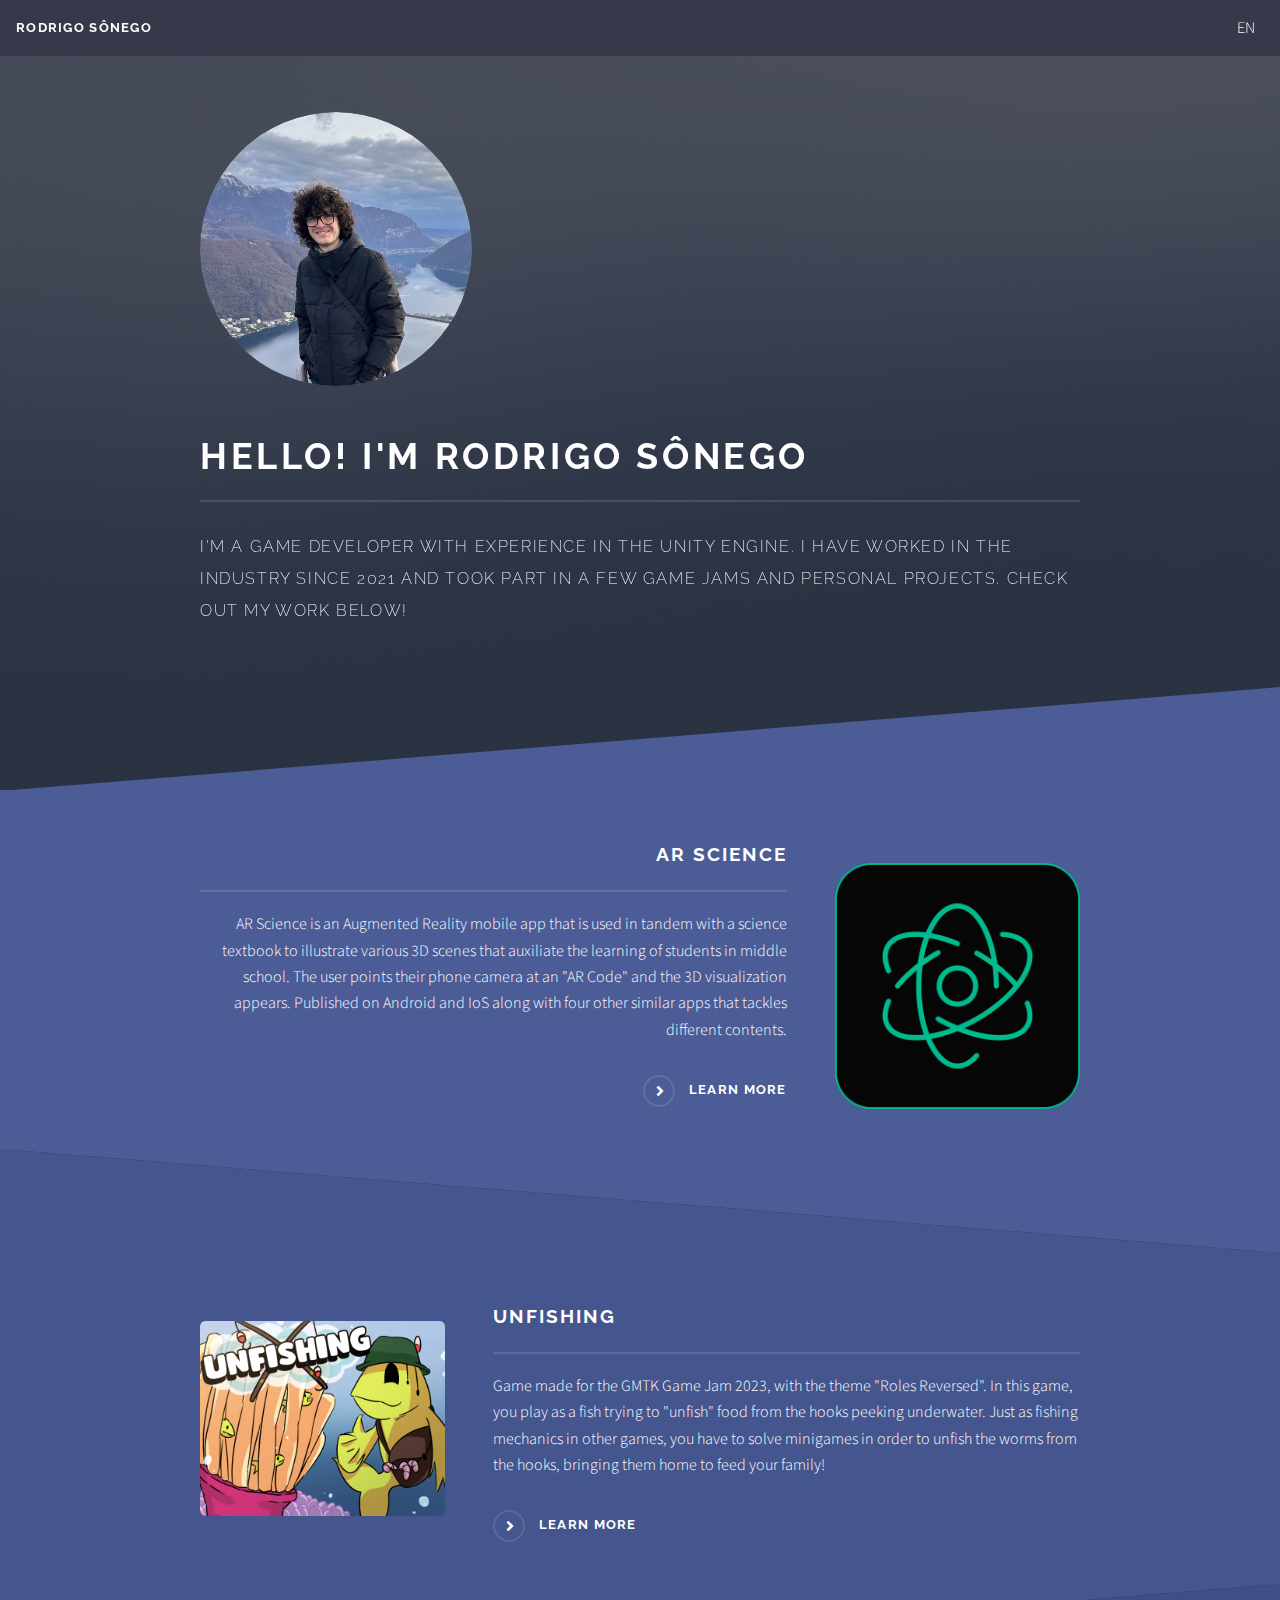
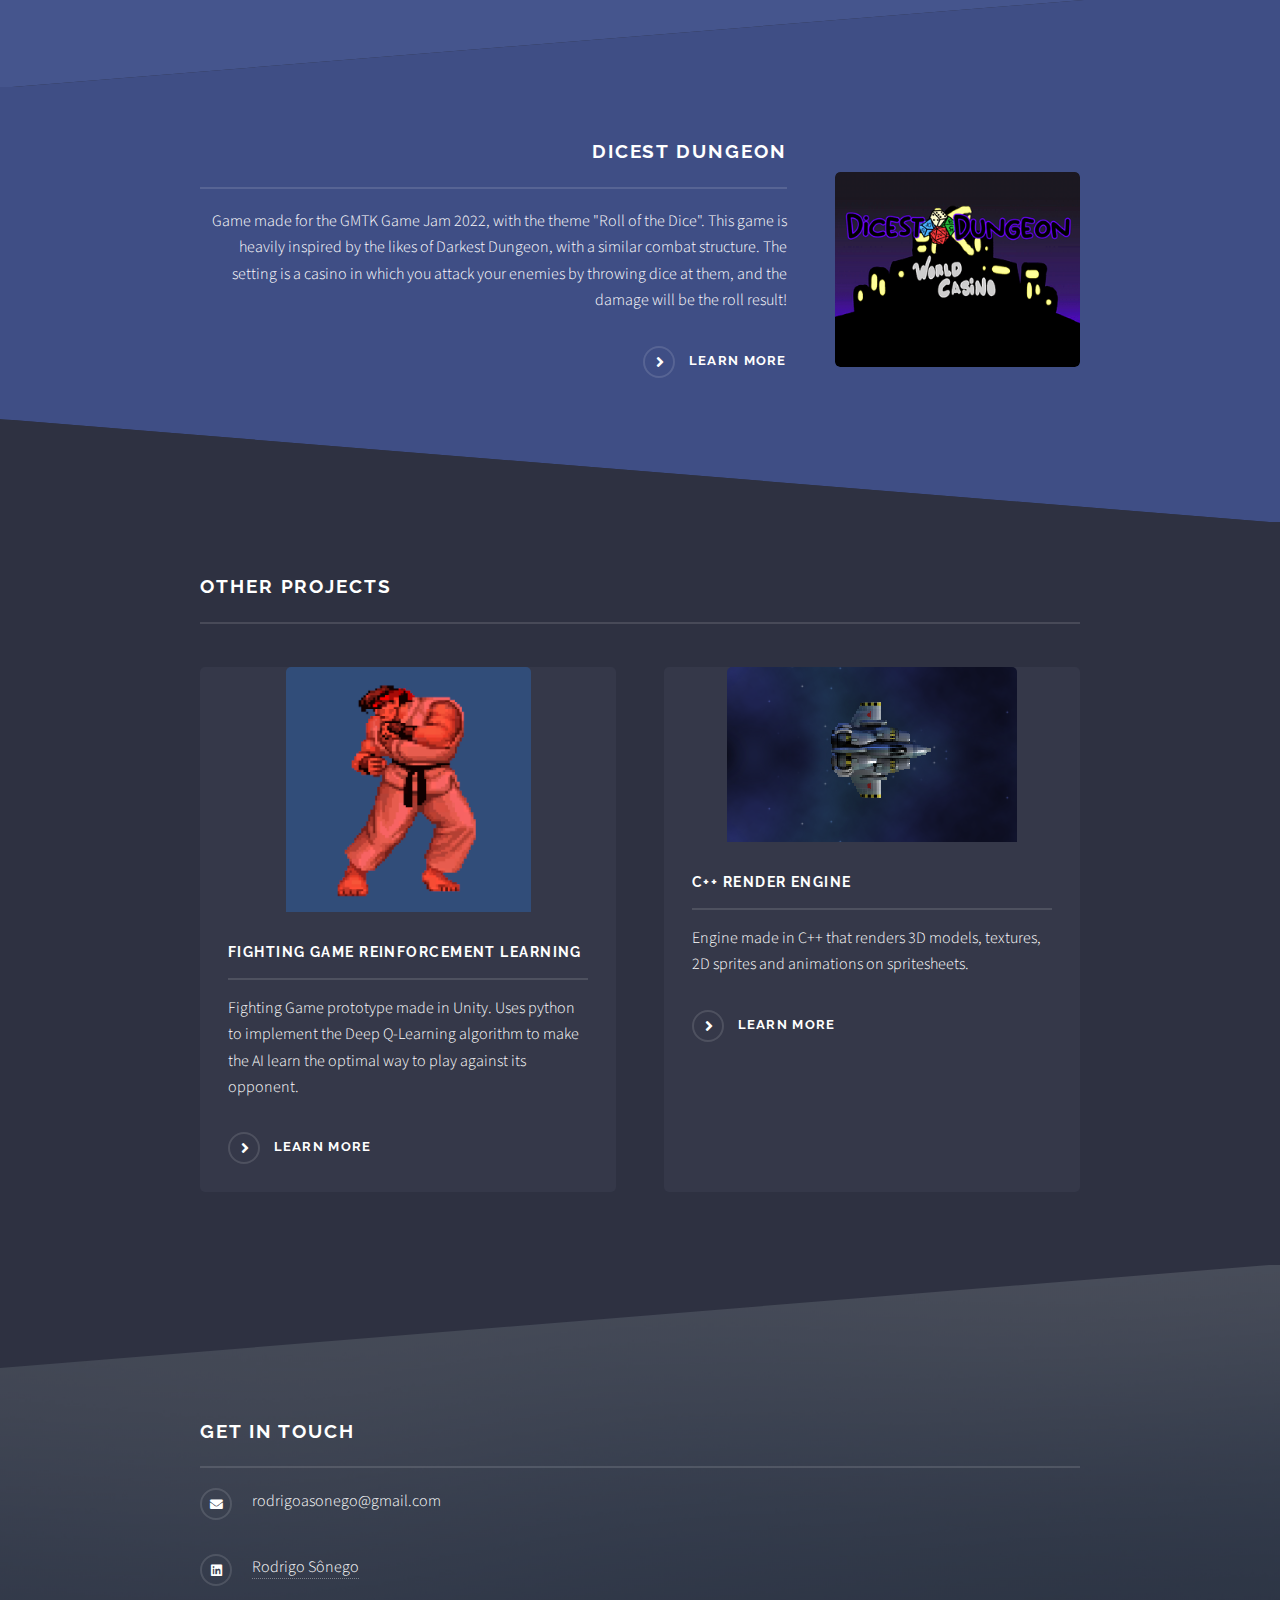
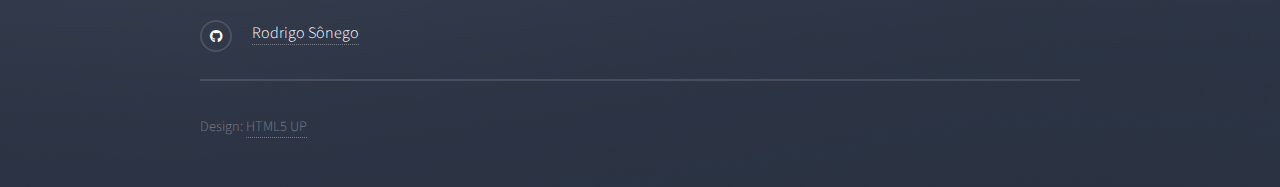
<file: index.html>
<!DOCTYPE HTML>
<!--
	Solid State by HTML5 UP
	html5up.net | @ajlkn
	Free for personal and commercial use under the CCA 3.0 license (html5up.net/license)
	-->
<html>

<head>
	<title>Rodrigo Sônego</title>
	<meta charset="utf-8" />
	<meta name="viewport" content="width=device-width, initial-scale=1, user-scalable=no" />
	<link rel="stylesheet" href="assets/css/main.css" />
	<link rel="stylesheet" href="assets/css/custom.css" />
	<noscript>
		<link rel="stylesheet" href="assets/css/noscript.css" />
	</noscript>
	<link rel="preload" href="/assets/lang/en.ini" as="fetch" type="application/json" crossorigin="anonymous" />
	<link rel="preload" href="/assets/lang/pt.ini" as="fetch" type="application/json" crossorigin="anonymous" />
	<!-- Google tag (gtag.js) -->
	<script async src="https://www.googletagmanager.com/gtag/js?id=G-Z92Y3N3KJF"></script>
	<script>
		window.dataLayer = window.dataLayer || [];
		function gtag() { dataLayer.push(arguments); }
		gtag('js', new Date());

		gtag('config', 'G-Z92Y3N3KJF');
	</script>
</head>

<body class="is-preload">
	<!-- Page Wrapper -->
	<div id="page-wrapper">

		<div include-html="modules/header.html"></div>

		<!-- Banner -->
		<section id="banner">
			<div class="inner">
				<a href="#" class="image"><img src="images/euai.jpg" alt="" /></a>
				<h2 translate="header-title">Hello! I'm Rodrigo Sônego</h2>
				<p translate="header-desc">I'm a game developer with experience in the Unity Engine.
					I have worked in the industry since 2021 and took part in a few game jams and personal projects.
					Check out my work below!
				</p>
			</div>
		</section>

		<!-- Wrapper -->
		<section id="wrapper">

			<!-- One -->
			<section id="one" class="wrapper spotlight style1">
				<div class="inner">
					<a href="pages/science.html" class="image"><img src="images/LogoCiencias.png" alt="" /></a>
					<div class="content">
						<h2 class="major" translate="science-title">AR Science</h2>
						<p translate="science-desc">
							AR Science is an Augmented Reality mobile app that is used in tandem with a science textbook
							to illustrate various 3D scenes that
							auxiliate the learning of students in middle school. The user points their phone camera at
							an "AR Code" and the 3D visualization
							appears. Published on Android and IoS along with four other similar apps that tackles
							different contents.
						</p>
						<a translate="learn" href="pages/science.html" class="special">Learn more</a>
					</div>
				</div>
			</section>

			<!-- Two -->
			<section id="two" class="wrapper alt spotlight style2">
				<div class="inner">
					<a href="/pages/unfishing.html" class="image"><img src="images/unfishing.jpg" alt="" /></a>
					<div class="content">
						<h2 class="major">Unfishing</h2>
						<p translate="unfishing">
							Game made for the GMTK Game Jam 2023, with the theme "Roles Reversed". In this game, you
							play as a fish trying to
							"unfish" food from the hooks peeking underwater. Just as fishing mechanics in other games,
							you have to solve minigames in order to
							unfish the worms from the hooks, bringing them home to feed your family!
						</p>
						<a translate="learn" href="/pages/unfishing.html" class="special">Learn more</a>
					</div>
				</div>
			</section>

			<!-- Three -->
			<section id="three" class="wrapper spotlight style3">
				<div class="inner">
					<a href="/pages/dicest.html" class="image"><img src="images/dicest.png" alt="" /></a>
					<div class="content">
						<h2 class="major">Dicest Dungeon</h2>
						<p translate="dicest">Game made for the GMTK Game Jam 2022, with the theme "Roll of the Dice".
							This game is heavily inspired by the likes of
							Darkest Dungeon, with a similar combat structure. The setting is a casino in which you
							attack your enemies by throwing dice
							at them, and the damage will be the roll result!
						</p>
						<a translate="learn" href="/pages/dicest.html" class="special">Learn more</a>
					</div>
				</div>
			</section>

			<!-- Four -->
			<section id="four" class="wrapper alt style1">
				<div class="inner">
					<h2 translate="other" class="major">Other Projects</h2>
					<!-- <p>Cras mattis ante fermentum, malesuada neque vitae, eleifend erat. Phasellus non pulvinar erat. Fusce tincidunt, nisl eget mattis egestas, purus ipsum consequat orci, sit amet lobortis lorem lacus in tellus. Sed ac elementum arcu. Quisque placerat auctor laoreet.</p> -->
					<section class="features">
						<article>
							<a href="/pages/fighting-rl.html" class="image"><img src="images/rl.png" alt="" /></a>
							<h3 class="major">Fighting Game Reinforcement Learning</h3>
							<p translate="fg-desc">Fighting Game prototype made in Unity. Uses python to implement the
								Deep Q-Learning algorithm to make the AI learn the optimal way to play against its
								opponent.</p>
							<a translate="learn" href="/pages/fighting-rl.html" class="special">Learn more</a>
						</article>
						<article>
							<a href="/pages/render.html" class="image"><img src="/images/render.png" alt="" /></a>
							<h3 translate="render-title" class="major">C++ Render Engine</h3>
							<p translate="render-desc">Engine made in C++ that renders 3D models, textures, 2D sprites
								and animations on spritesheets.</p>
							<a translate="learn" href="/pages/render.html" class="special">Learn more</a>
						</article>
						<!-- <article>
											<a href="#" class="image"><img src="images/pic06.jpg" alt="" /></a>
											<h3 class="major">Prism</h3>
											<p>Puzzle game where you have to use to use reflections to direct a laser to its goal.</p>
											<a href="#" class="special">Learn more</a>
										</article> -->
					</section>
				</div>
			</section>

		</section>

		<div include-html="modules/footer.html"></div>

	</div>

	<!-- Scripts -->
	<script src="assets/js/includeHtml.js"></script>
	<script src="assets/js/jquery.min.js"></script>
	<script type="module" src="assets/js/langHandler.js"></script>
	<script src="assets/js/jquery.scrollex.min.js"></script>
	<script src="assets/js/browser.min.js"></script>
	<script src="assets/js/breakpoints.min.js"></script>
	<script src="assets/js/util.js"></script>
	<script src="assets/js/main.js"></script>

</body>

</html>
</file>
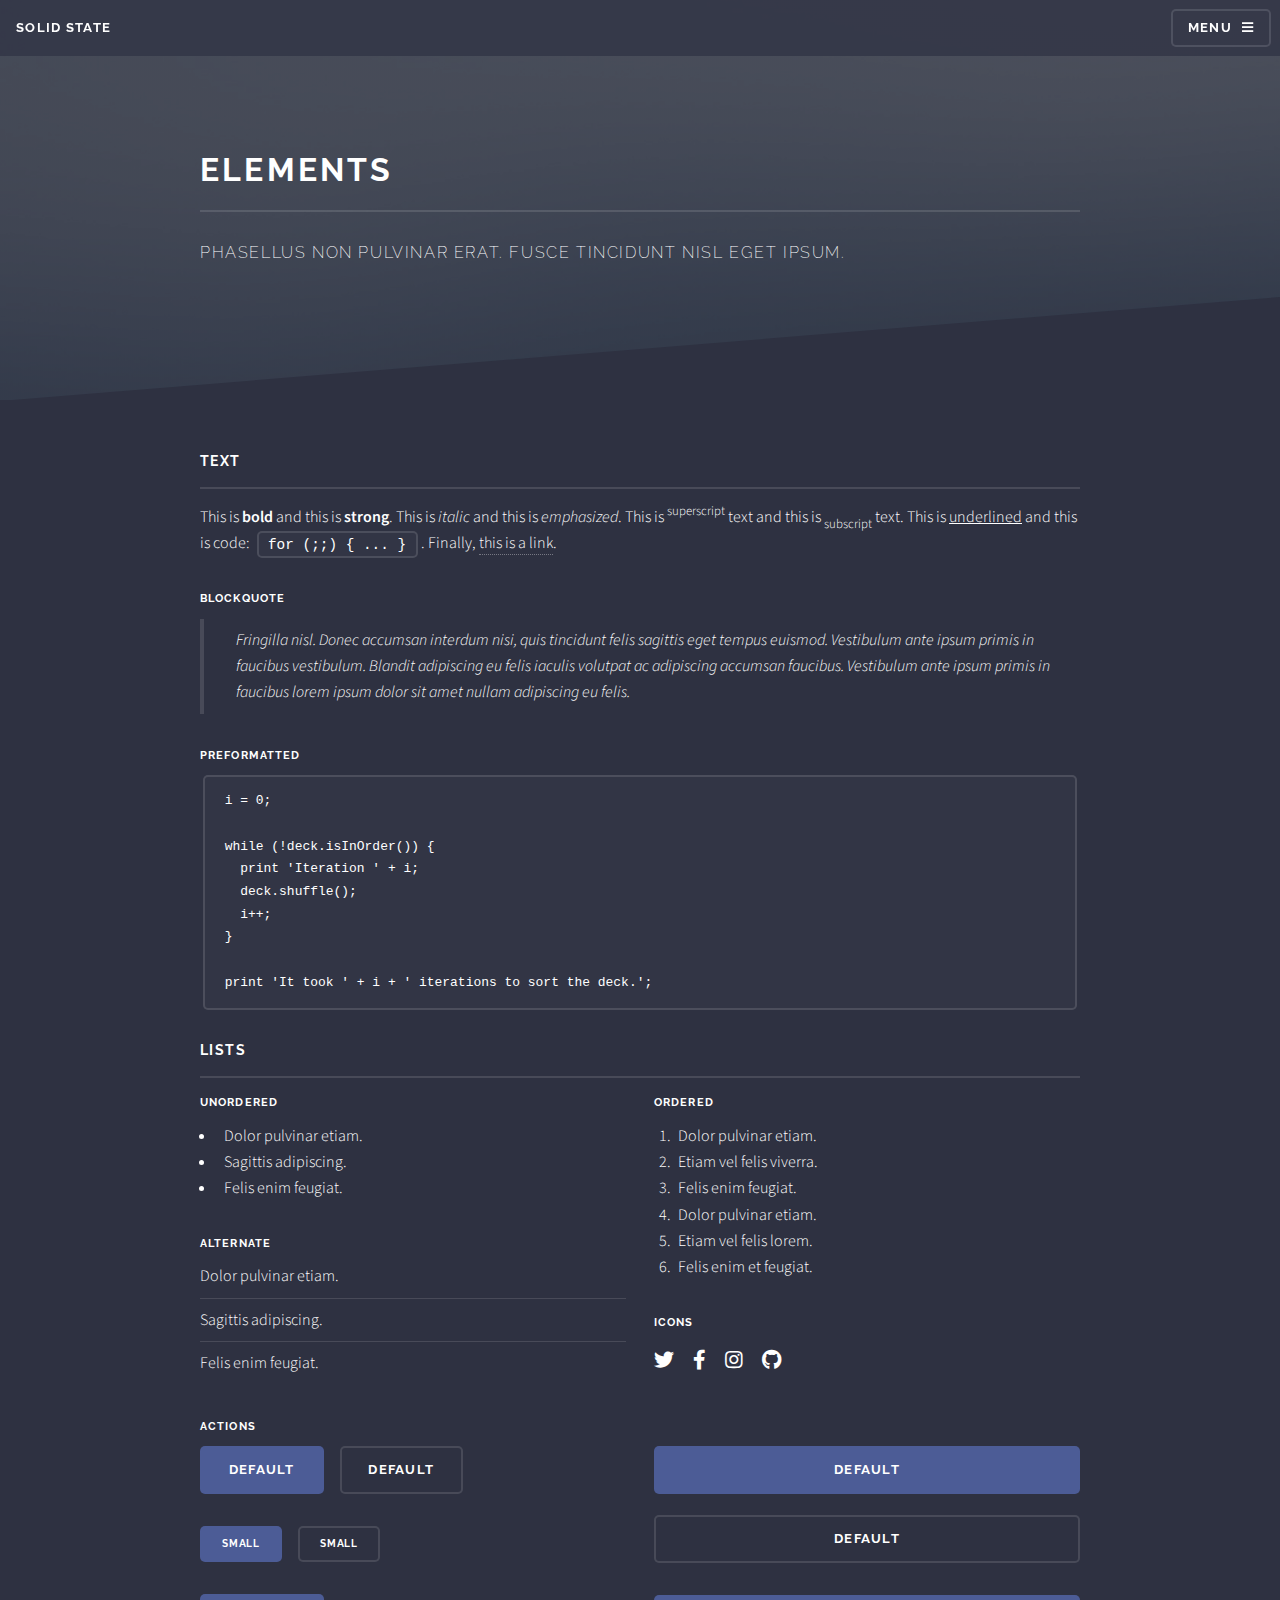
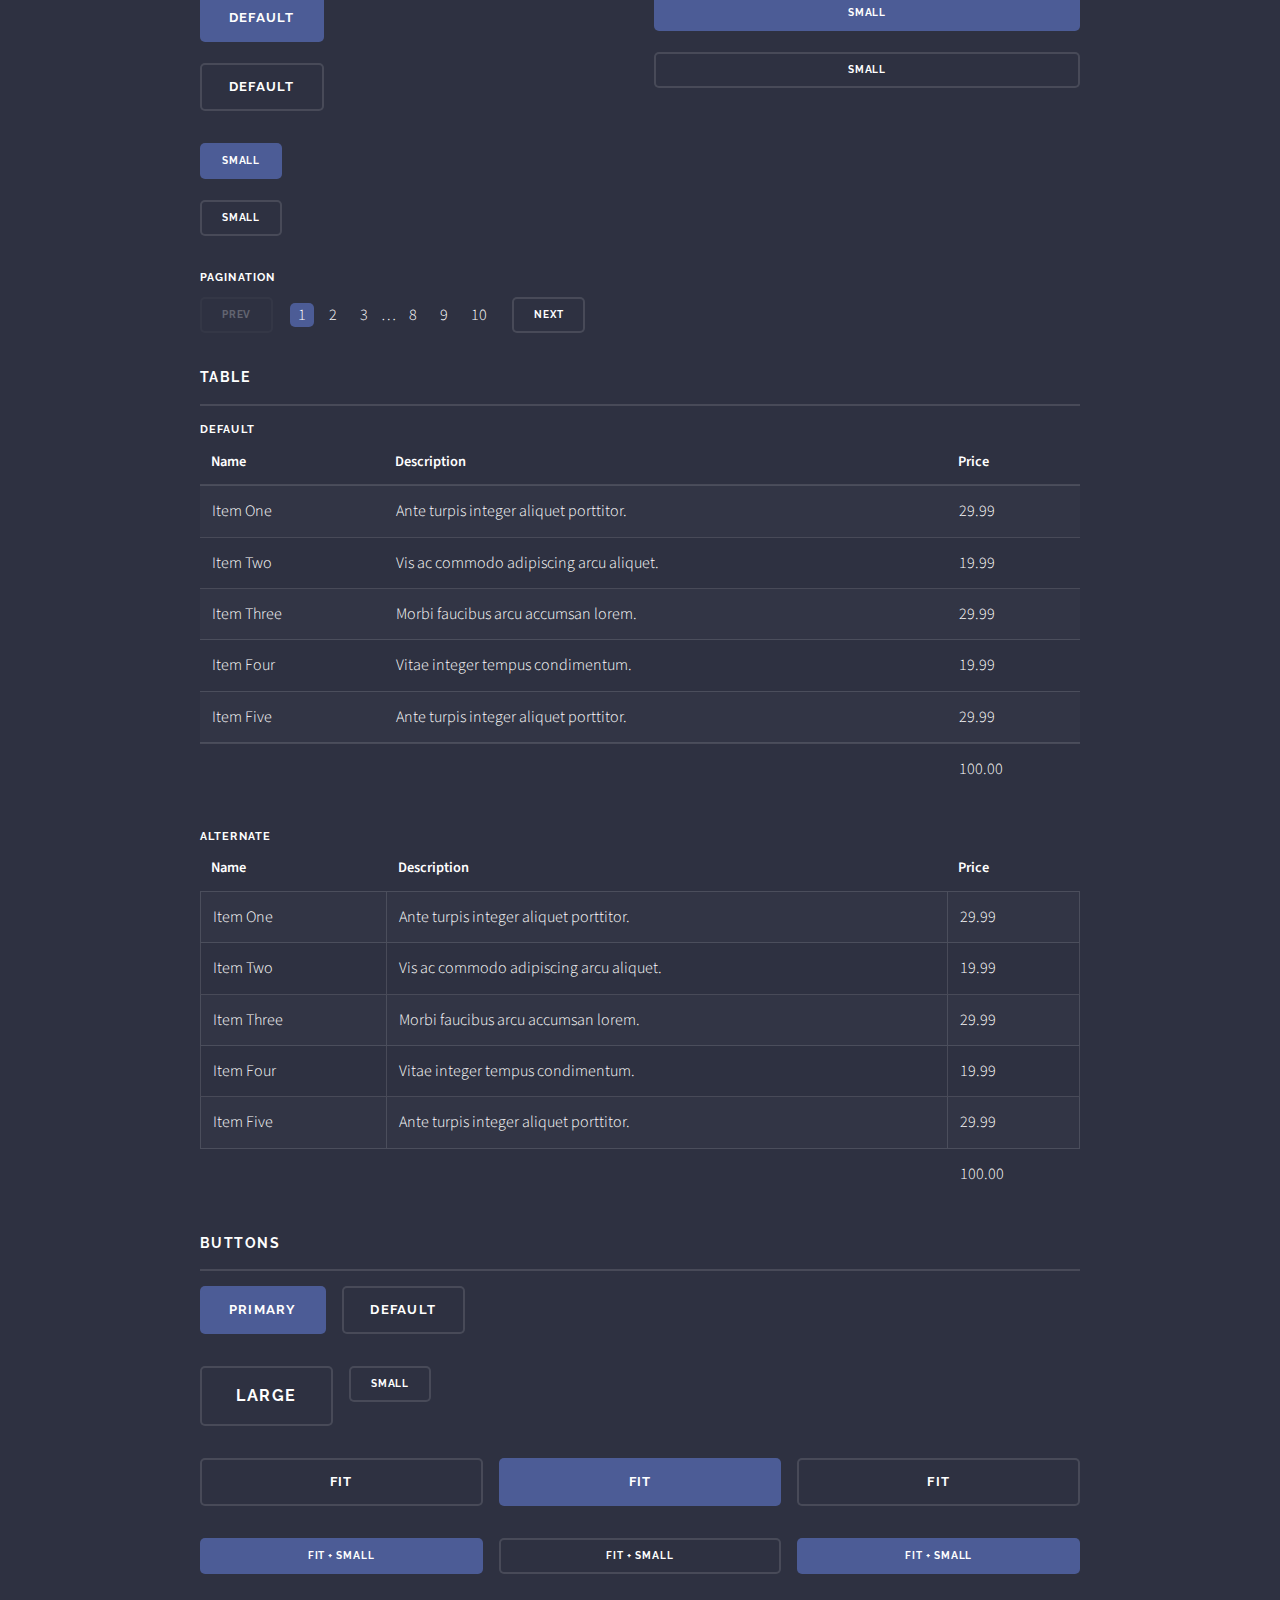
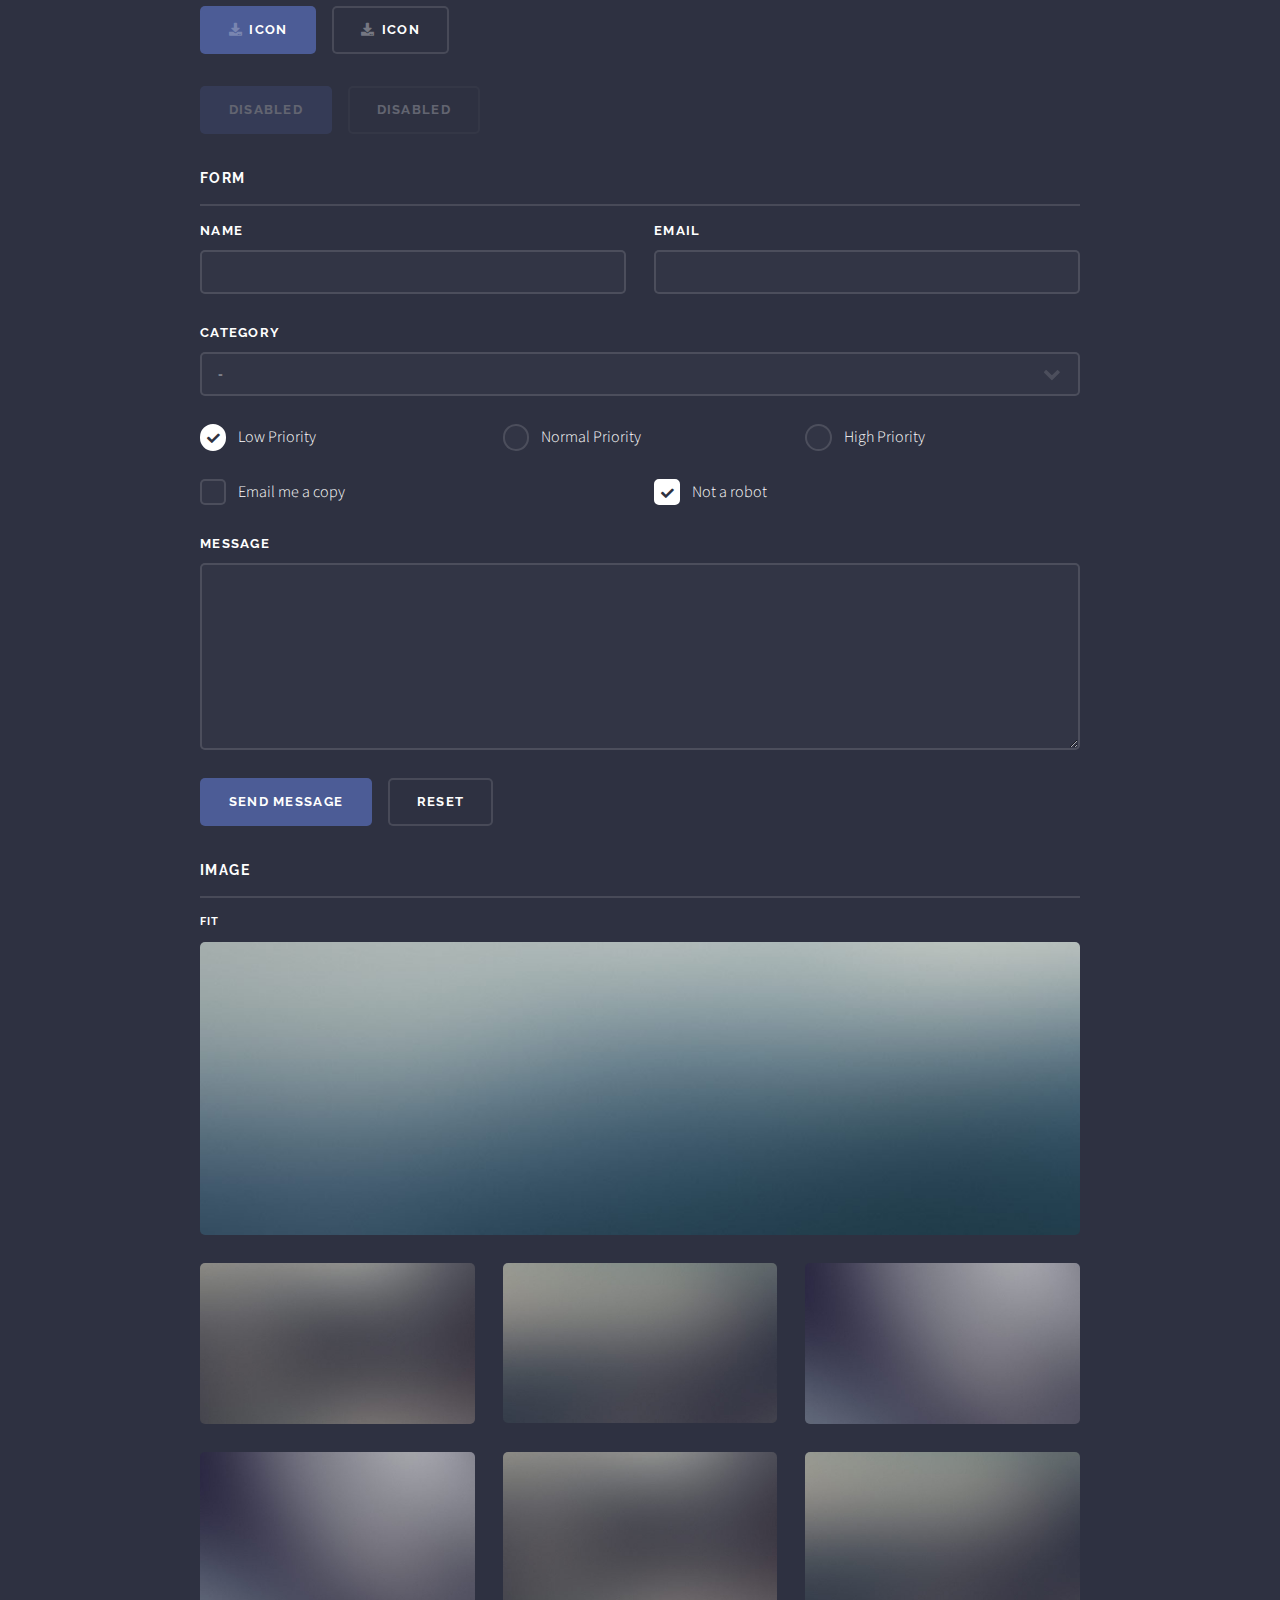
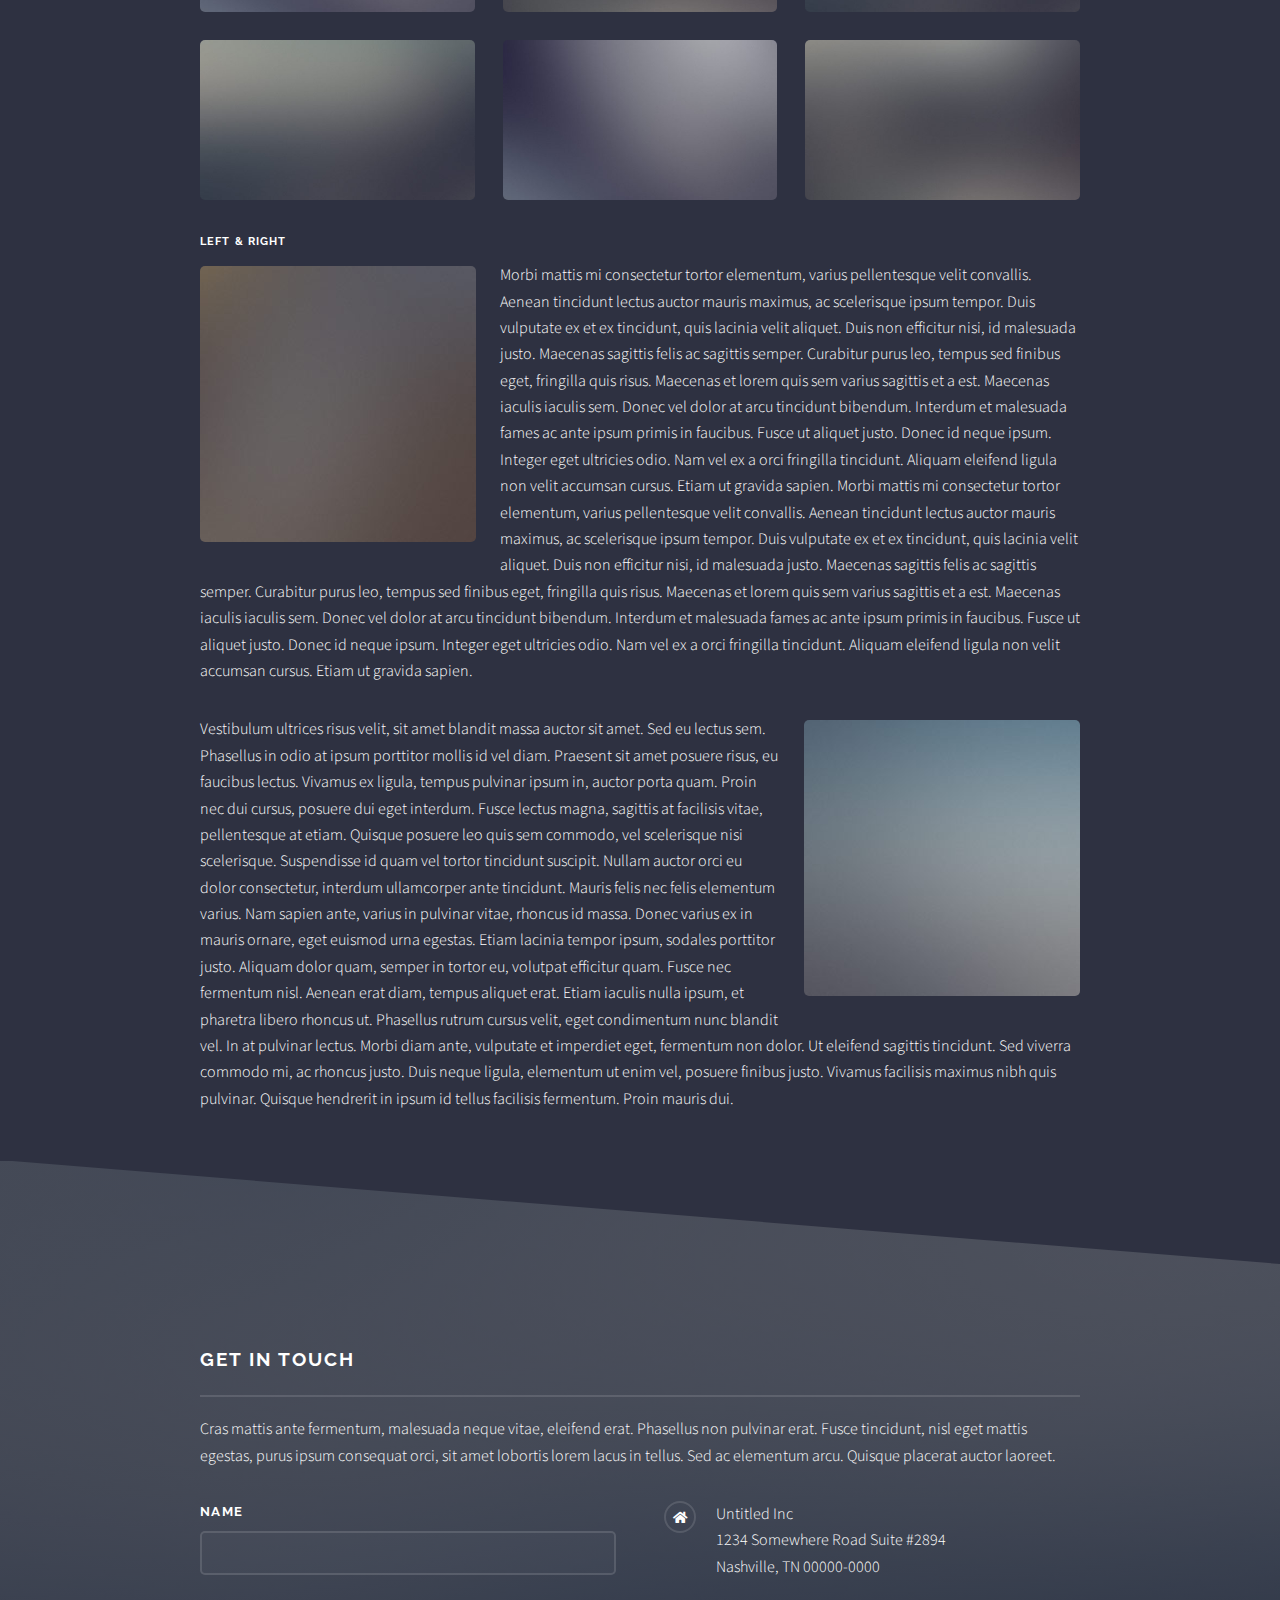
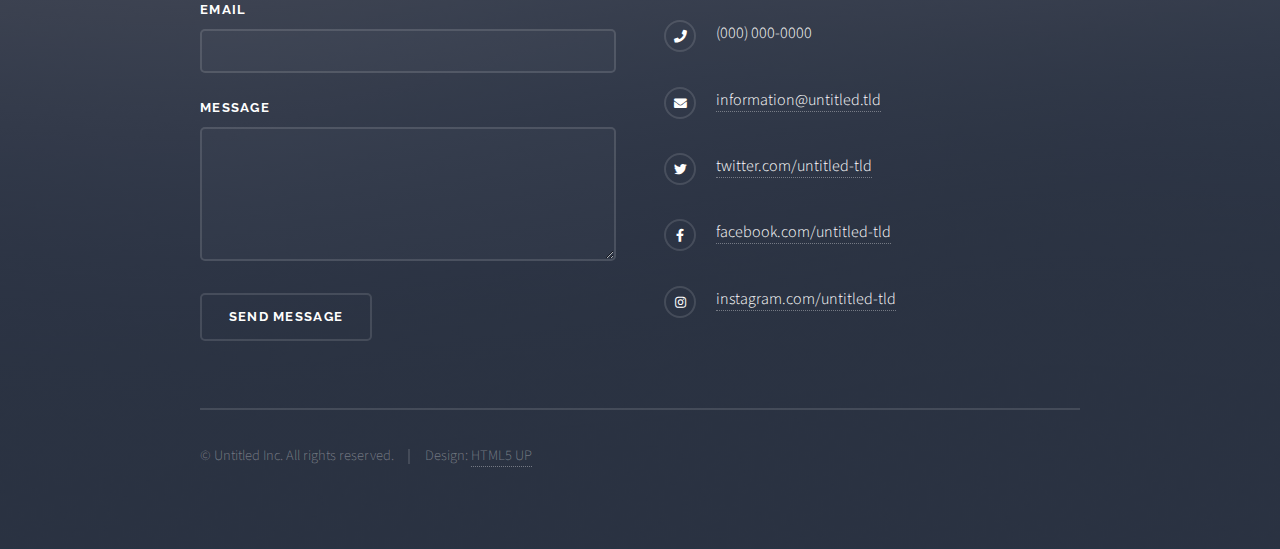
<file: elements.html>
<!DOCTYPE HTML>
<!--
	Solid State by HTML5 UP
	html5up.net | @ajlkn
	Free for personal and commercial use under the CCA 3.0 license (html5up.net/license)
-->
<html>
	<head>
		<title>Elements - Solid State by HTML5 UP</title>
		<meta charset="utf-8" />
		<meta name="viewport" content="width=device-width, initial-scale=1, user-scalable=no" />
		<link rel="stylesheet" href="assets/css/main.css" />
		<noscript><link rel="stylesheet" href="assets/css/noscript.css" /></noscript>
	</head>
	<body class="is-preload">

		<!-- Page Wrapper -->
			<div id="page-wrapper">

				<!-- Header -->
					<header id="header">
						<h1><a href="index.html">Solid State</a></h1>
						<nav>
							<a href="#menu">Menu</a>
						</nav>
					</header>

				<!-- Menu -->
					<nav id="menu">
						<div class="inner">
							<h2>Menu</h2>
							<ul class="links">
								<li><a href="index.html">Home</a></li>
								<li><a href="generic.html">Generic</a></li>
								<li><a href="elements.html">Elements</a></li>
								<li><a href="#">Log In</a></li>
								<li><a href="#">Sign Up</a></li>
							</ul>
							<a href="#" class="close">Close</a>
						</div>
					</nav>

				<!-- Wrapper -->
					<section id="wrapper">
						<header>
							<div class="inner">
								<h2>Elements</h2>
								<p>Phasellus non pulvinar erat. Fusce tincidunt nisl eget ipsum.</p>
							</div>
						</header>

						<!-- Content -->
							<div class="wrapper">
								<div class="inner">

									<section>
										<h3 class="major">Text</h3>
										<p>This is <b>bold</b> and this is <strong>strong</strong>. This is <i>italic</i> and this is <em>emphasized</em>.
										This is <sup>superscript</sup> text and this is <sub>subscript</sub> text.
										This is <u>underlined</u> and this is code: <code>for (;;) { ... }</code>. Finally, <a href="#">this is a link</a>.</p>
										<h4>Blockquote</h4>
										<blockquote>Fringilla nisl. Donec accumsan interdum nisi, quis tincidunt felis sagittis eget tempus euismod. Vestibulum ante ipsum primis in faucibus vestibulum. Blandit adipiscing eu felis iaculis volutpat ac adipiscing accumsan faucibus. Vestibulum ante ipsum primis in faucibus lorem ipsum dolor sit amet nullam adipiscing eu felis.</blockquote>
										<h4>Preformatted</h4>
										<pre><code>i = 0;

while (!deck.isInOrder()) {
  print 'Iteration ' + i;
  deck.shuffle();
  i++;
}

print 'It took ' + i + ' iterations to sort the deck.';</code></pre>
									</section>

									<section>
										<h3 class="major">Lists</h3>
										<div class="row">
											<div class="col-6 col-12-medium">
												<h4>Unordered</h4>
												<ul>
													<li>Dolor pulvinar etiam.</li>
													<li>Sagittis adipiscing.</li>
													<li>Felis enim feugiat.</li>
												</ul>
												<h4>Alternate</h4>
												<ul class="alt">
													<li>Dolor pulvinar etiam.</li>
													<li>Sagittis adipiscing.</li>
													<li>Felis enim feugiat.</li>
												</ul>
											</div>
											<div class="col-6 col-12-medium">
												<h4>Ordered</h4>
												<ol>
													<li>Dolor pulvinar etiam.</li>
													<li>Etiam vel felis viverra.</li>
													<li>Felis enim feugiat.</li>
													<li>Dolor pulvinar etiam.</li>
													<li>Etiam vel felis lorem.</li>
													<li>Felis enim et feugiat.</li>
												</ol>
												<h4>Icons</h4>
												<ul class="icons">
													<li><a href="#" class="icon brands fa-twitter"><span class="label">Twitter</span></a></li>
													<li><a href="#" class="icon brands fa-facebook-f"><span class="label">Facebook</span></a></li>
													<li><a href="#" class="icon brands fa-instagram"><span class="label">Instagram</span></a></li>
													<li><a href="#" class="icon brands fa-github"><span class="label">Github</span></a></li>
												</ul>
											</div>
										</div>
										<h4>Actions</h4>
										<div class="row">
											<div class="col-6 col-12-medium">
												<ul class="actions">
													<li><a href="#" class="button primary">Default</a></li>
													<li><a href="#" class="button">Default</a></li>
												</ul>
												<ul class="actions small">
													<li><a href="#" class="button primary small">Small</a></li>
													<li><a href="#" class="button small">Small</a></li>
												</ul>
												<ul class="actions stacked">
													<li><a href="#" class="button primary">Default</a></li>
													<li><a href="#" class="button">Default</a></li>
												</ul>
												<ul class="actions stacked small">
													<li><a href="#" class="button primary small">Small</a></li>
													<li><a href="#" class="button small">Small</a></li>
												</ul>
											</div>
											<div class="col-6 col-12-medium">
												<ul class="actions stacked">
													<li><a href="#" class="button primary fit">Default</a></li>
													<li><a href="#" class="button fit">Default</a></li>
												</ul>
												<ul class="actions stacked small">
													<li><a href="#" class="button primary small fit">Small</a></li>
													<li><a href="#" class="button small fit">Small</a></li>
												</ul>
											</div>
										</div>
										<h4>Pagination</h4>
										<ul class="pagination">
											<li><span class="button small disabled">Prev</span></li>
											<li><a href="#" class="page active">1</a></li>
											<li><a href="#" class="page">2</a></li>
											<li><a href="#" class="page">3</a></li>
											<li><span>&hellip;</span></li>
											<li><a href="#" class="page">8</a></li>
											<li><a href="#" class="page">9</a></li>
											<li><a href="#" class="page">10</a></li>
											<li><a href="#" class="button small">Next</a></li>
										</ul>
									</section>

									<section>
										<h3 class="major">Table</h3>
										<h4>Default</h4>
										<div class="table-wrapper">
											<table>
												<thead>
													<tr>
														<th>Name</th>
														<th>Description</th>
														<th>Price</th>
													</tr>
												</thead>
												<tbody>
													<tr>
														<td>Item One</td>
														<td>Ante turpis integer aliquet porttitor.</td>
														<td>29.99</td>
													</tr>
													<tr>
														<td>Item Two</td>
														<td>Vis ac commodo adipiscing arcu aliquet.</td>
														<td>19.99</td>
													</tr>
													<tr>
														<td>Item Three</td>
														<td> Morbi faucibus arcu accumsan lorem.</td>
														<td>29.99</td>
													</tr>
													<tr>
														<td>Item Four</td>
														<td>Vitae integer tempus condimentum.</td>
														<td>19.99</td>
													</tr>
													<tr>
														<td>Item Five</td>
														<td>Ante turpis integer aliquet porttitor.</td>
														<td>29.99</td>
													</tr>
												</tbody>
												<tfoot>
													<tr>
														<td colspan="2"></td>
														<td>100.00</td>
													</tr>
												</tfoot>
											</table>
										</div>

										<h4>Alternate</h4>
										<div class="table-wrapper">
											<table class="alt">
												<thead>
													<tr>
														<th>Name</th>
														<th>Description</th>
														<th>Price</th>
													</tr>
												</thead>
												<tbody>
													<tr>
														<td>Item One</td>
														<td>Ante turpis integer aliquet porttitor.</td>
														<td>29.99</td>
													</tr>
													<tr>
														<td>Item Two</td>
														<td>Vis ac commodo adipiscing arcu aliquet.</td>
														<td>19.99</td>
													</tr>
													<tr>
														<td>Item Three</td>
														<td> Morbi faucibus arcu accumsan lorem.</td>
														<td>29.99</td>
													</tr>
													<tr>
														<td>Item Four</td>
														<td>Vitae integer tempus condimentum.</td>
														<td>19.99</td>
													</tr>
													<tr>
														<td>Item Five</td>
														<td>Ante turpis integer aliquet porttitor.</td>
														<td>29.99</td>
													</tr>
												</tbody>
												<tfoot>
													<tr>
														<td colspan="2"></td>
														<td>100.00</td>
													</tr>
												</tfoot>
											</table>
										</div>
									</section>

									<section>
										<h3 class="major">Buttons</h3>
										<ul class="actions">
											<li><a href="#" class="button primary">Primary</a></li>
											<li><a href="#" class="button">Default</a></li>
										</ul>
										<ul class="actions">
											<li><a href="#" class="button large">Large</a></li>
											<li><a href="#" class="button small">Small</a></li>
										</ul>
										<ul class="actions fit">
											<li><a href="#" class="button fit">Fit</a></li>
											<li><a href="#" class="button primary fit">Fit</a></li>
											<li><a href="#" class="button fit">Fit</a></li>
										</ul>
										<ul class="actions fit small">
											<li><a href="#" class="button primary fit small">Fit + Small</a></li>
											<li><a href="#" class="button fit small">Fit + Small</a></li>
											<li><a href="#" class="button primary fit small">Fit + Small</a></li>
										</ul>
										<ul class="actions">
											<li><a href="#" class="button primary icon solid fa-download">Icon</a></li>
											<li><a href="#" class="button icon solid fa-download">Icon</a></li>
										</ul>
										<ul class="actions">
											<li><span class="button primary disabled">Disabled</span></li>
											<li><span class="button disabled">Disabled</span></li>
										</ul>
									</section>

									<section>
										<h3 class="major">Form</h3>
										<form method="post" action="#">
											<div class="row gtr-uniform">
												<div class="col-6 col-12-xsmall">
													<label for="demo-name">Name</label>
													<input type="text" name="demo-name" id="demo-name" value="" />
												</div>
												<div class="col-6 col-12-xsmall">
													<label for="demo-email">Email</label>
													<input type="email" name="demo-email" id="demo-email" value="" />
												</div>
												<div class="col-12">
													<label for="demo-category">Category</label>
													<select name="demo-category" id="demo-category">
														<option value="">-</option>
														<option value="1">Manufacturing</option>
														<option value="1">Shipping</option>
														<option value="1">Administration</option>
														<option value="1">Human Resources</option>
													</select>
												</div>
												<div class="col-4 col-12-small">
													<input type="radio" id="demo-priority-low" name="demo-priority" checked>
													<label for="demo-priority-low">Low Priority</label>
												</div>
												<div class="col-4 col-12-small">
													<input type="radio" id="demo-priority-normal" name="demo-priority">
													<label for="demo-priority-normal">Normal Priority</label>
												</div>
												<div class="col-4 col-12-small">
													<input type="radio" id="demo-priority-high" name="demo-priority">
													<label for="demo-priority-high">High Priority</label>
												</div>
												<div class="col-6 col-12-small">
													<input type="checkbox" id="demo-copy" name="demo-copy">
													<label for="demo-copy">Email me a copy</label>
												</div>
												<div class="col-6 col-12-small">
													<input type="checkbox" id="demo-human" name="demo-human" checked>
													<label for="demo-human">Not a robot</label>
												</div>
												<div class="col-12">
													<label for="demo-message">Message</label>
													<textarea name="demo-message" id="demo-message" rows="6"></textarea>
												</div>
												<div class="col-12">
													<ul class="actions">
														<li><input type="submit" value="Send Message" class="primary" /></li>
														<li><input type="reset" value="Reset" /></li>
													</ul>
												</div>
											</div>
										</form>
									</section>

									<section>
										<h3 class="major">Image</h3>
										<h4>Fit</h4>
										<div class="box alt">
											<div class="row gtr-uniform">
												<div class="col-12"><span class="image fit"><img src="images/pic08.jpg" alt="" /></span></div>
												<div class="col-4"><span class="image fit"><img src="images/pic05.jpg" alt="" /></span></div>
												<div class="col-4"><span class="image fit"><img src="images/pic06.jpg" alt="" /></span></div>
												<div class="col-4"><span class="image fit"><img src="images/pic07.jpg" alt="" /></span></div>
												<div class="col-4"><span class="image fit"><img src="images/pic07.jpg" alt="" /></span></div>
												<div class="col-4"><span class="image fit"><img src="images/pic05.jpg" alt="" /></span></div>
												<div class="col-4"><span class="image fit"><img src="images/pic06.jpg" alt="" /></span></div>
												<div class="col-4"><span class="image fit"><img src="images/pic06.jpg" alt="" /></span></div>
												<div class="col-4"><span class="image fit"><img src="images/pic07.jpg" alt="" /></span></div>
												<div class="col-4"><span class="image fit"><img src="images/pic05.jpg" alt="" /></span></div>
											</div>
										</div>
										<h4>Left &amp; Right</h4>
										<p><span class="image left"><img src="images/pic01.jpg" alt="" /></span>Morbi mattis mi consectetur tortor elementum, varius pellentesque velit convallis. Aenean tincidunt lectus auctor mauris maximus, ac scelerisque ipsum tempor. Duis vulputate ex et ex tincidunt, quis lacinia velit aliquet. Duis non efficitur nisi, id malesuada justo. Maecenas sagittis felis ac sagittis semper. Curabitur purus leo, tempus sed finibus eget, fringilla quis risus. Maecenas et lorem quis sem varius sagittis et a est. Maecenas iaculis iaculis sem. Donec vel dolor at arcu tincidunt bibendum. Interdum et malesuada fames ac ante ipsum primis in faucibus. Fusce ut aliquet justo. Donec id neque ipsum. Integer eget ultricies odio. Nam vel ex a orci fringilla tincidunt. Aliquam eleifend ligula non velit accumsan cursus. Etiam ut gravida sapien. Morbi mattis mi consectetur tortor elementum, varius pellentesque velit convallis. Aenean tincidunt lectus auctor mauris maximus, ac scelerisque ipsum tempor. Duis vulputate ex et ex tincidunt, quis lacinia velit aliquet. Duis non efficitur nisi, id malesuada justo. Maecenas sagittis felis ac sagittis semper. Curabitur purus leo, tempus sed finibus eget, fringilla quis risus. Maecenas et lorem quis sem varius sagittis et a est. Maecenas iaculis iaculis sem. Donec vel dolor at arcu tincidunt bibendum. Interdum et malesuada fames ac ante ipsum primis in faucibus. Fusce ut aliquet justo. Donec id neque ipsum. Integer eget ultricies odio. Nam vel ex a orci fringilla tincidunt. Aliquam eleifend ligula non velit accumsan cursus. Etiam ut gravida sapien.</p>
										<p><span class="image right"><img src="images/pic02.jpg" alt="" /></span>Vestibulum ultrices risus velit, sit amet blandit massa auctor sit amet. Sed eu lectus sem. Phasellus in odio at ipsum porttitor mollis id vel diam. Praesent sit amet posuere risus, eu faucibus lectus. Vivamus ex ligula, tempus pulvinar ipsum in, auctor porta quam. Proin nec dui cursus, posuere dui eget interdum. Fusce lectus magna, sagittis at facilisis vitae, pellentesque at etiam. Quisque posuere leo quis sem commodo, vel scelerisque nisi scelerisque. Suspendisse id quam vel tortor tincidunt suscipit. Nullam auctor orci eu dolor consectetur, interdum ullamcorper ante tincidunt. Mauris felis nec felis elementum varius. Nam sapien ante, varius in pulvinar vitae, rhoncus id massa. Donec varius ex in mauris ornare, eget euismod urna egestas. Etiam lacinia tempor ipsum, sodales porttitor justo. Aliquam dolor quam, semper in tortor eu, volutpat efficitur quam. Fusce nec fermentum nisl. Aenean erat diam, tempus aliquet erat. Etiam iaculis nulla ipsum, et pharetra libero rhoncus ut. Phasellus rutrum cursus velit, eget condimentum nunc blandit vel. In at pulvinar lectus. Morbi diam ante, vulputate et imperdiet eget, fermentum non dolor. Ut eleifend sagittis tincidunt. Sed viverra commodo mi, ac rhoncus justo. Duis neque ligula, elementum ut enim vel, posuere finibus justo. Vivamus facilisis maximus nibh quis pulvinar. Quisque hendrerit in ipsum id tellus facilisis fermentum. Proin mauris dui.</p>
									</section>

								</div>
							</div>

					</section>

				<!-- Footer -->
					<section id="footer">
						<div class="inner">
							<h2 class="major">Get in touch</h2>
							<p>Cras mattis ante fermentum, malesuada neque vitae, eleifend erat. Phasellus non pulvinar erat. Fusce tincidunt, nisl eget mattis egestas, purus ipsum consequat orci, sit amet lobortis lorem lacus in tellus. Sed ac elementum arcu. Quisque placerat auctor laoreet.</p>
							<form method="post" action="#">
								<div class="fields">
									<div class="field">
										<label for="name">Name</label>
										<input type="text" name="name" id="name" />
									</div>
									<div class="field">
										<label for="email">Email</label>
										<input type="email" name="email" id="email" />
									</div>
									<div class="field">
										<label for="message">Message</label>
										<textarea name="message" id="message" rows="4"></textarea>
									</div>
								</div>
								<ul class="actions">
									<li><input type="submit" value="Send Message" /></li>
								</ul>
							</form>
							<ul class="contact">
								<li class="icon solid fa-home">
									Untitled Inc<br />
									1234 Somewhere Road Suite #2894<br />
									Nashville, TN 00000-0000
								</li>
								<li class="icon solid fa-phone">(000) 000-0000</li>
								<li class="icon solid fa-envelope"><a href="#">information@untitled.tld</a></li>
								<li class="icon brands fa-twitter"><a href="#">twitter.com/untitled-tld</a></li>
								<li class="icon brands fa-facebook-f"><a href="#">facebook.com/untitled-tld</a></li>
								<li class="icon brands fa-instagram"><a href="#">instagram.com/untitled-tld</a></li>
							</ul>
							<ul class="copyright">
								<li>&copy; Untitled Inc. All rights reserved.</li><li>Design: <a href="http://html5up.net">HTML5 UP</a></li>
							</ul>
						</div>
					</section>

			</div>

		<!-- Scripts -->
			<script src="assets/js/jquery.min.js"></script>
			<script src="assets/js/jquery.scrollex.min.js"></script>
			<script src="assets/js/browser.min.js"></script>
			<script src="assets/js/breakpoints.min.js"></script>
			<script src="assets/js/util.js"></script>
			<script src="assets/js/main.js"></script>

	</body>
</html>
</file>
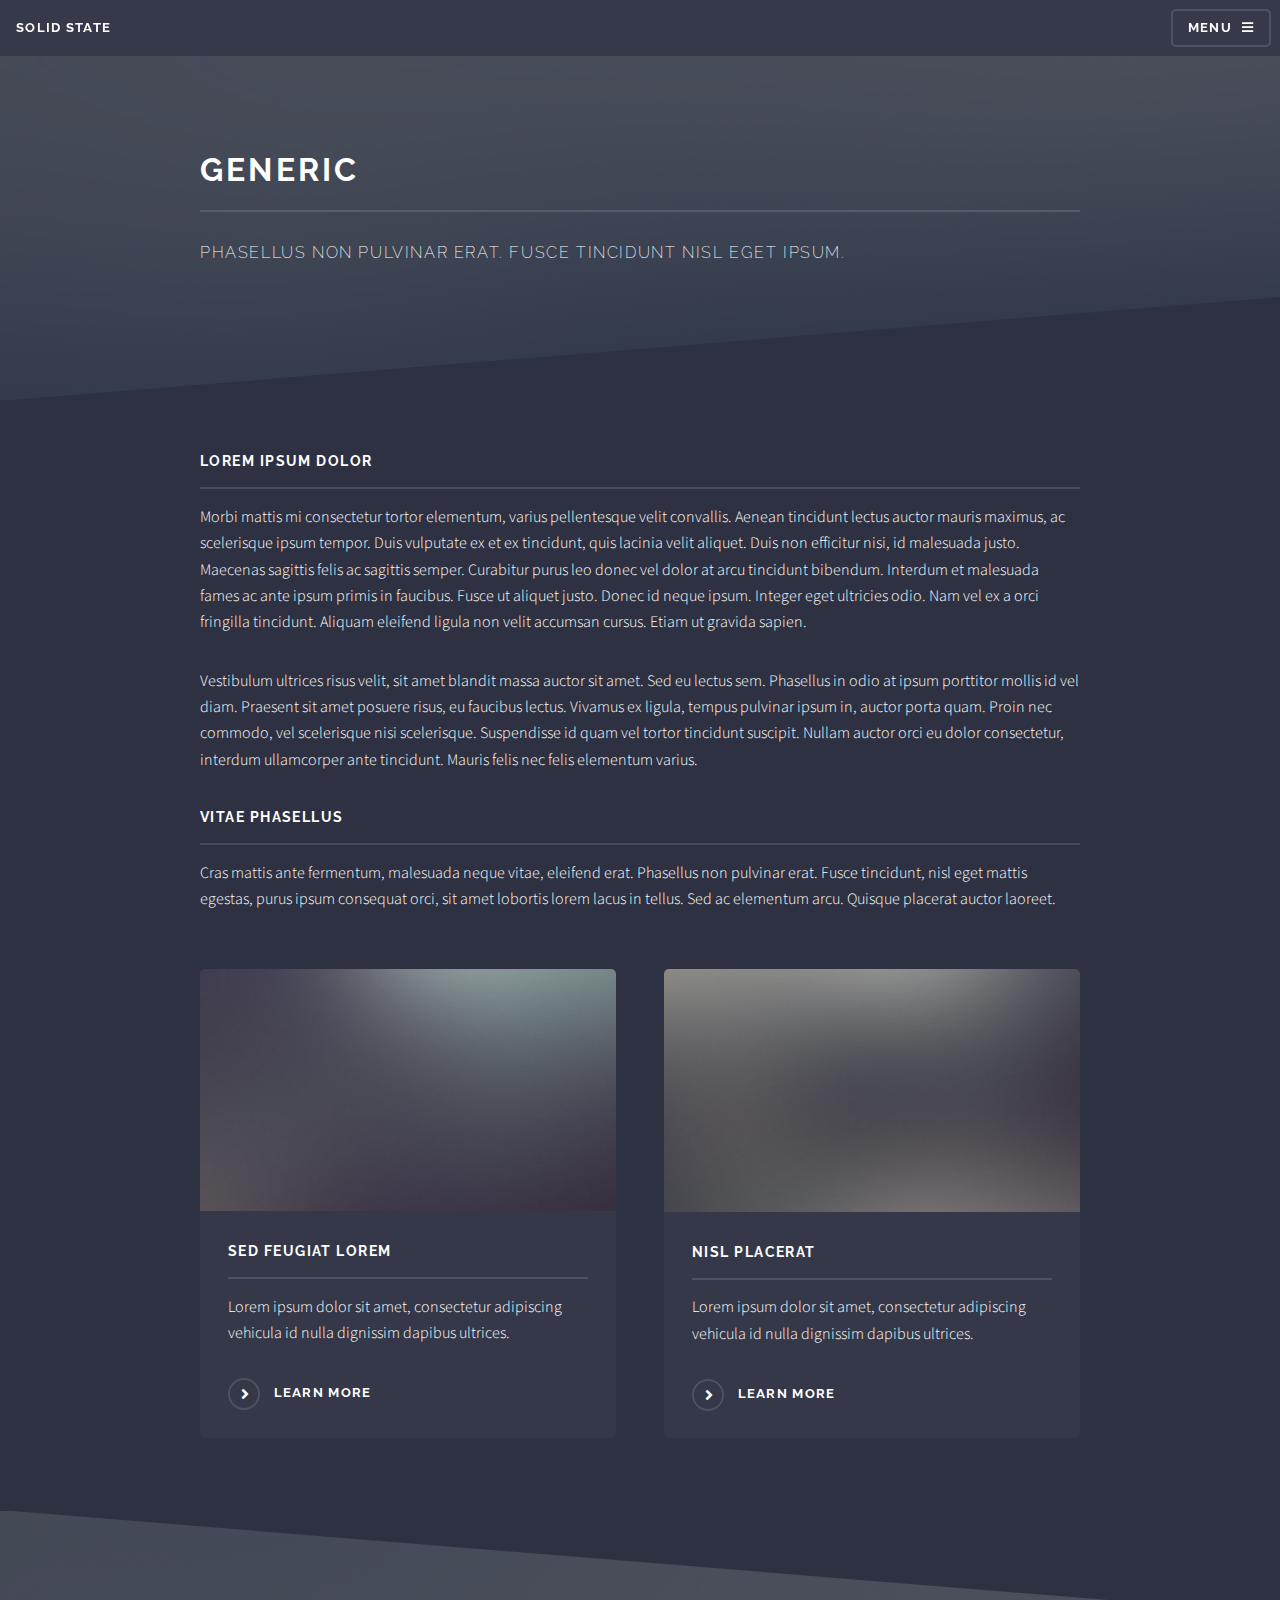
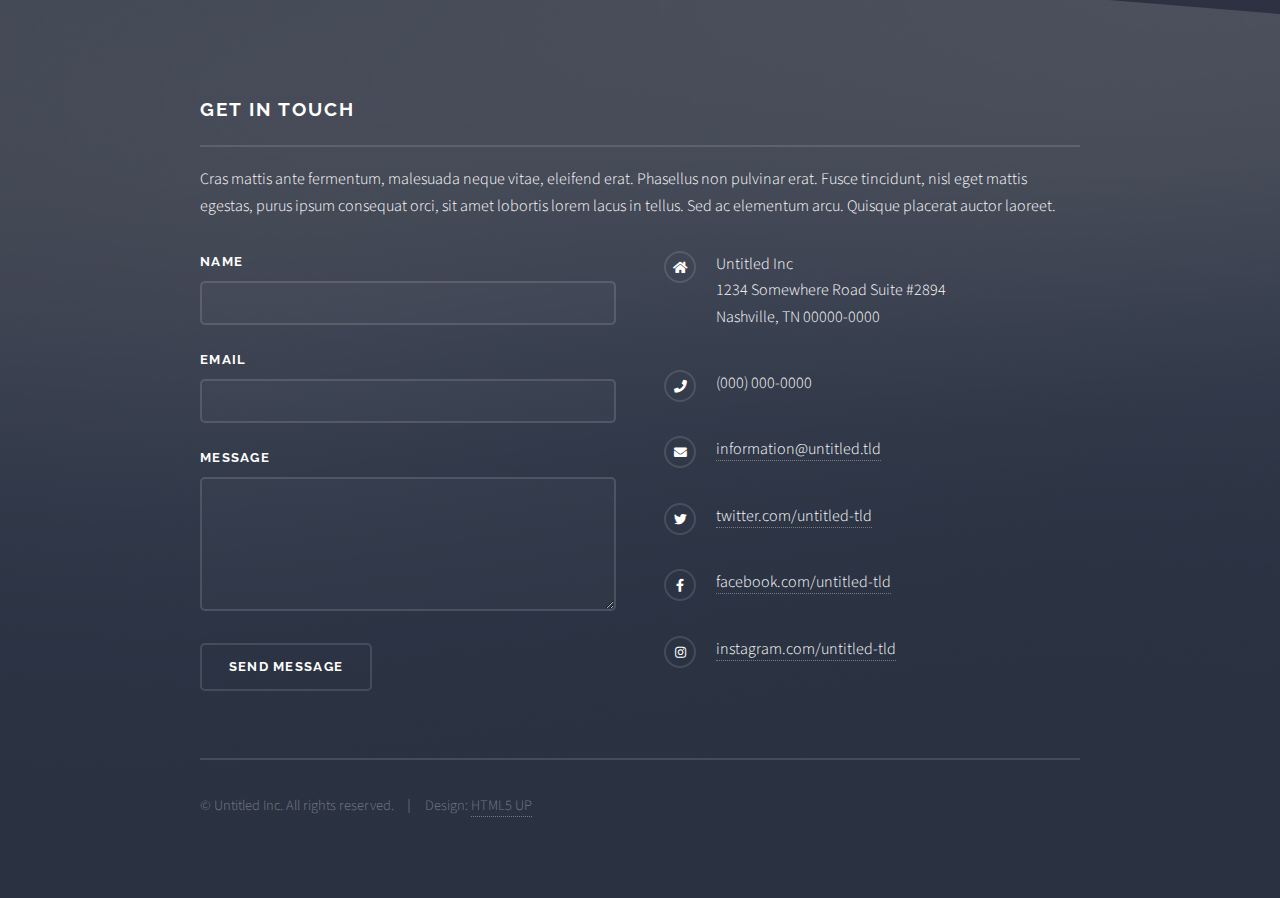
<file: generic.html>
<!DOCTYPE HTML>
<!--
	Solid State by HTML5 UP
	html5up.net | @ajlkn
	Free for personal and commercial use under the CCA 3.0 license (html5up.net/license)
-->
<html>
	<head>
		<title>Generic - Solid State by HTML5 UP</title>
		<meta charset="utf-8" />
		<meta name="viewport" content="width=device-width, initial-scale=1, user-scalable=no" />
		<link rel="stylesheet" href="assets/css/main.css" />
		<noscript><link rel="stylesheet" href="assets/css/noscript.css" /></noscript>
	</head>
	<body class="is-preload">

		<!-- Page Wrapper -->
			<div id="page-wrapper">

				<!-- Header -->
					<header id="header">
						<h1><a href="index.html">Solid State</a></h1>
						<nav>
							<a href="#menu">Menu</a>
						</nav>
					</header>

				<!-- Menu -->
					<nav id="menu">
						<div class="inner">
							<h2>Menu</h2>
							<ul class="links">
								<li><a href="index.html">Home</a></li>
								<li><a href="generic.html">Generic</a></li>
								<li><a href="elements.html">Elements</a></li>
								<li><a href="#">Log In</a></li>
								<li><a href="#">Sign Up</a></li>
							</ul>
							<a href="#" class="close">Close</a>
						</div>
					</nav>

				<!-- Wrapper -->
					<section id="wrapper">
						<header>
							<div class="inner">
								<h2>Generic</h2>
								<p>Phasellus non pulvinar erat. Fusce tincidunt nisl eget ipsum.</p>
							</div>
						</header>

						<!-- Content -->
							<div class="wrapper">
								<div class="inner">

									<h3 class="major">Lorem ipsum dolor</h3>
									<p>Morbi mattis mi consectetur tortor elementum, varius pellentesque velit convallis. Aenean tincidunt lectus auctor mauris maximus, ac scelerisque ipsum tempor. Duis vulputate ex et ex tincidunt, quis lacinia velit aliquet. Duis non efficitur nisi, id malesuada justo. Maecenas sagittis felis ac sagittis semper. Curabitur purus leo donec vel dolor at arcu tincidunt bibendum. Interdum et malesuada fames ac ante ipsum primis in faucibus. Fusce ut aliquet justo. Donec id neque ipsum. Integer eget ultricies odio. Nam vel ex a orci fringilla tincidunt. Aliquam eleifend ligula non velit accumsan cursus. Etiam ut gravida sapien.</p>

									<p>Vestibulum ultrices risus velit, sit amet blandit massa auctor sit amet. Sed eu lectus sem. Phasellus in odio at ipsum porttitor mollis id vel diam. Praesent sit amet posuere risus, eu faucibus lectus. Vivamus ex ligula, tempus pulvinar ipsum in, auctor porta quam. Proin nec commodo, vel scelerisque nisi scelerisque. Suspendisse id quam vel tortor tincidunt suscipit. Nullam auctor orci eu dolor consectetur, interdum ullamcorper ante tincidunt. Mauris felis nec felis elementum varius.</p>

									<h3 class="major">Vitae phasellus</h3>
									<p>Cras mattis ante fermentum, malesuada neque vitae, eleifend erat. Phasellus non pulvinar erat. Fusce tincidunt, nisl eget mattis egestas, purus ipsum consequat orci, sit amet lobortis lorem lacus in tellus. Sed ac elementum arcu. Quisque placerat auctor laoreet.</p>

									<section class="features">
										<article>
											<a href="#" class="image"><img src="images/pic04.jpg" alt="" /></a>
											<h3 class="major">Sed feugiat lorem</h3>
											<p>Lorem ipsum dolor sit amet, consectetur adipiscing vehicula id nulla dignissim dapibus ultrices.</p>
											<a href="#" class="special">Learn more</a>
										</article>
										<article>
											<a href="#" class="image"><img src="images/pic05.jpg" alt="" /></a>
											<h3 class="major">Nisl placerat</h3>
											<p>Lorem ipsum dolor sit amet, consectetur adipiscing vehicula id nulla dignissim dapibus ultrices.</p>
											<a href="#" class="special">Learn more</a>
										</article>
									</section>

								</div>
							</div>

					</section>

				<!-- Footer -->
					<section id="footer">
						<div class="inner">
							<h2 class="major">Get in touch</h2>
							<p>Cras mattis ante fermentum, malesuada neque vitae, eleifend erat. Phasellus non pulvinar erat. Fusce tincidunt, nisl eget mattis egestas, purus ipsum consequat orci, sit amet lobortis lorem lacus in tellus. Sed ac elementum arcu. Quisque placerat auctor laoreet.</p>
							<form method="post" action="#">
								<div class="fields">
									<div class="field">
										<label for="name">Name</label>
										<input type="text" name="name" id="name" />
									</div>
									<div class="field">
										<label for="email">Email</label>
										<input type="email" name="email" id="email" />
									</div>
									<div class="field">
										<label for="message">Message</label>
										<textarea name="message" id="message" rows="4"></textarea>
									</div>
								</div>
								<ul class="actions">
									<li><input type="submit" value="Send Message" /></li>
								</ul>
							</form>
							<ul class="contact">
								<li class="icon solid fa-home">
									Untitled Inc<br />
									1234 Somewhere Road Suite #2894<br />
									Nashville, TN 00000-0000
								</li>
								<li class="icon solid fa-phone">(000) 000-0000</li>
								<li class="icon solid fa-envelope"><a href="#">information@untitled.tld</a></li>
								<li class="icon brands fa-twitter"><a href="#">twitter.com/untitled-tld</a></li>
								<li class="icon brands fa-facebook-f"><a href="#">facebook.com/untitled-tld</a></li>
								<li class="icon brands fa-instagram"><a href="#">instagram.com/untitled-tld</a></li>
							</ul>
							<ul class="copyright">
								<li>&copy; Untitled Inc. All rights reserved.</li><li>Design: <a href="http://html5up.net">HTML5 UP</a></li>
							</ul>
						</div>
					</section>

			</div>

		<!-- Scripts -->
			<script src="assets/js/jquery.min.js"></script>
			<script src="assets/js/jquery.scrollex.min.js"></script>
			<script src="assets/js/browser.min.js"></script>
			<script src="assets/js/breakpoints.min.js"></script>
			<script src="assets/js/util.js"></script>
			<script src="assets/js/main.js"></script>

	</body>
</html>
</file>
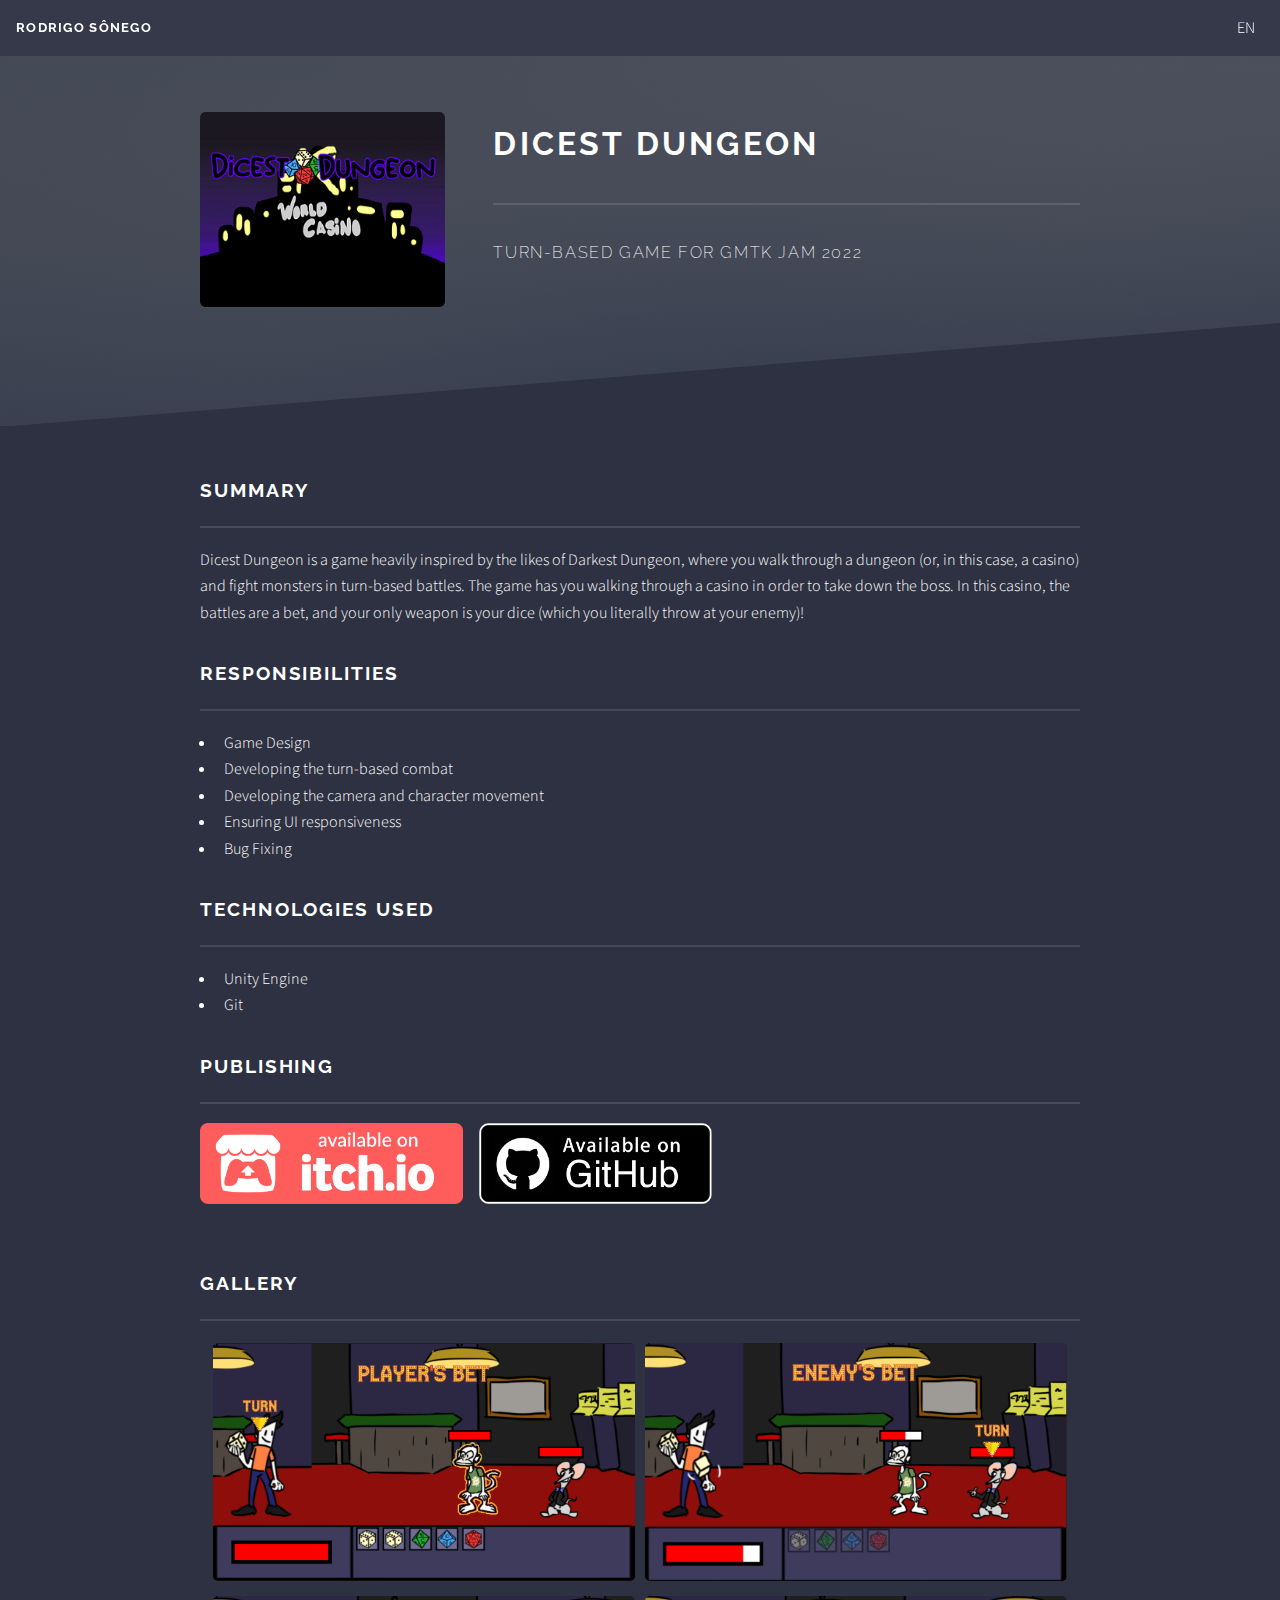
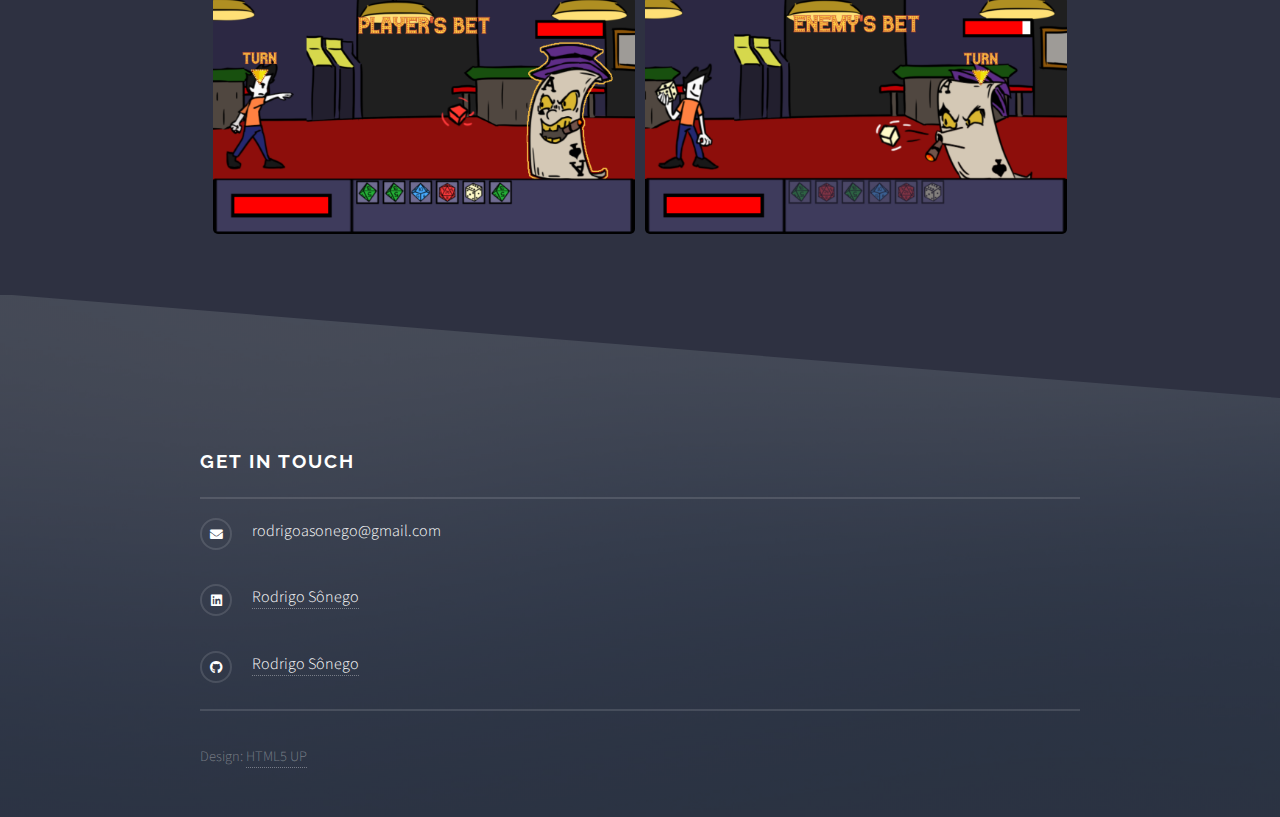
<file: pages/dicest.html>
<!DOCTYPE HTML>
<!--
	Solid State by HTML5 UP
	html5up.net | @ajlkn
	Free for personal and commercial use under the CCA 3.0 license (html5up.net/license)
-->
<html>

<head>
	<title>Dicest Dungeon - Rodrigo Sonego</title>
	<meta charset="utf-8" />
	<meta name="viewport" content="width=device-width, initial-scale=1, user-scalable=no" />
	<link rel="stylesheet" href="../assets/css/main.css" />
	<link rel="stylesheet" href="../assets/css/custom.css">
	<link rel="preload" href="/assets/lang/en.ini" as="fetch" type="application/json" crossorigin="anonymous" />
	<link rel="preload" href="/assets/lang/pt.ini" as="fetch" type="application/json" crossorigin="anonymous" />
	<noscript>
		<link rel="stylesheet" href="../assets/css/noscript.css" />
	</noscript>
	<script>
		window.dataLayer = window.dataLayer || [];
		function gtag() { dataLayer.push(arguments); }
		gtag('js', new Date());

		gtag('config', 'G-Z92Y3N3KJF');
	</script>
</head>

<body class="is-preload">

	<!-- Page Wrapper -->
	<div id="page-wrapper">

		<div include-html="../modules/header.html"></div>

		<!-- Wrapper -->
		<section id="wrapper">
			<section id="game-banner">
				<div class="inner">

					<span class="image"><img src="../images/dicest.png" alt="" /></span>

					<div class="content">
						<h2 class="major">Dicest Dungeon</h2>
						<p translate="dice-subtitle">Turn-based game for GMTK Jam 2022</p>
					</div>

				</div>

			</section>

			<!-- Content -->
			<div class="wrapper">
				<div class="inner">

					<section>
						<h2 translate="summary" class="major">Summary</h3>
							<p translate="dice-sum-1">
								Dicest Dungeon is a game heavily inspired by the likes of Darkest Dungeon, where you
								walk through a dungeon (or, in this case, a casino) and fight monsters in turn-based
								battles.
								The game has you walking through a casino in order to take down the boss. In this
								casino, the battles are a bet, and your only weapon is your dice (which you literally
								throw at your enemy)!
							</p>
							<h2 translate="respon" class="major">Responsibilities</h2>
							<ul>
								<li>Game Design</li>
								<li translate="respon-turn">Developing the turn-based combat</li>
								<li translate="respon-camera-mov">Developing the camera and character movement</li>
								<li translate="respon-ui-responsive">Ensuring UI responsiveness</li>
								<li translate="respon-bug">Bug fixing</li>
							</ul>

							<h2 translate="tech" class="major">Technologies Used</h2>
							<ul>
								<li>Unity Engine</li>
								<li>Git</li>
							</ul>

							<h2 translate="pub" class="major">Publishing</h2>
							<ul class="actions">
								<li>
									<a class="image fit" href="https://fufumiga.itch.io/dicest-dungeon" target="_blank">
										<img src="../images/itch.png" alt="" />
									</a>
								</li>
								<li>
									<a class="image fit" href="https://github.com/RodrigoSonego/dicest-dungeon" target="_blank"><img
											src="../images/github_avail.png" alt="" />
									</a>
								</li>
							</ul>
							
							<h2 translate="gallery" class="major">Gallery</h2>
							<section class="features">
								<div class="gallery-container">
									<img class="image gallery" src="/images/dicest/dicest_1.png">
									<img class="image gallery" src="/images/dicest/dicest_2.png">
									<img class="image gallery" src="/images/dicest/dicest_3.png">
									<img class="image gallery" src="/images/dicest/dicest_4.png">
								</div>

							</section>
					</section>
				</div>
			</div>
		</section>

		<div include-html="../modules/footer.html"></div>
	</div>

	<div id="modal" class="modal">
		<a href="#" class="modal-close">Close</a>

		<!-- Modal Content (The Image) -->
		<div class="modal-content">
			<img id="modalImg">
		</div>

		<!-- Modal Caption (unused for now) -->
		<div id="caption"></div>
	</div>

	<!-- Scripts -->
	<script src="../assets/js/includeHtml.js"></script>
	<script>
		includeHTML();
	</script>
	<script src="/assets/js/jquery.min.js"></script>
	<script src="/assets/js/jquery.scrollex.min.js"></script>
	<script src="/assets/js/langHandler.js" type="module"></script>
	<script src="/assets/js/browser.min.js"></script>
	<script src="/assets/js/breakpoints.min.js"></script>
	<script src="/assets/js/util.js"></script>
	<script src="/assets/js/main.js"></script>
	<script src="/assets/js/modalImage.js"></script>
	<script> setupGalleryModal(); </script>

</body>

</html>
</file>
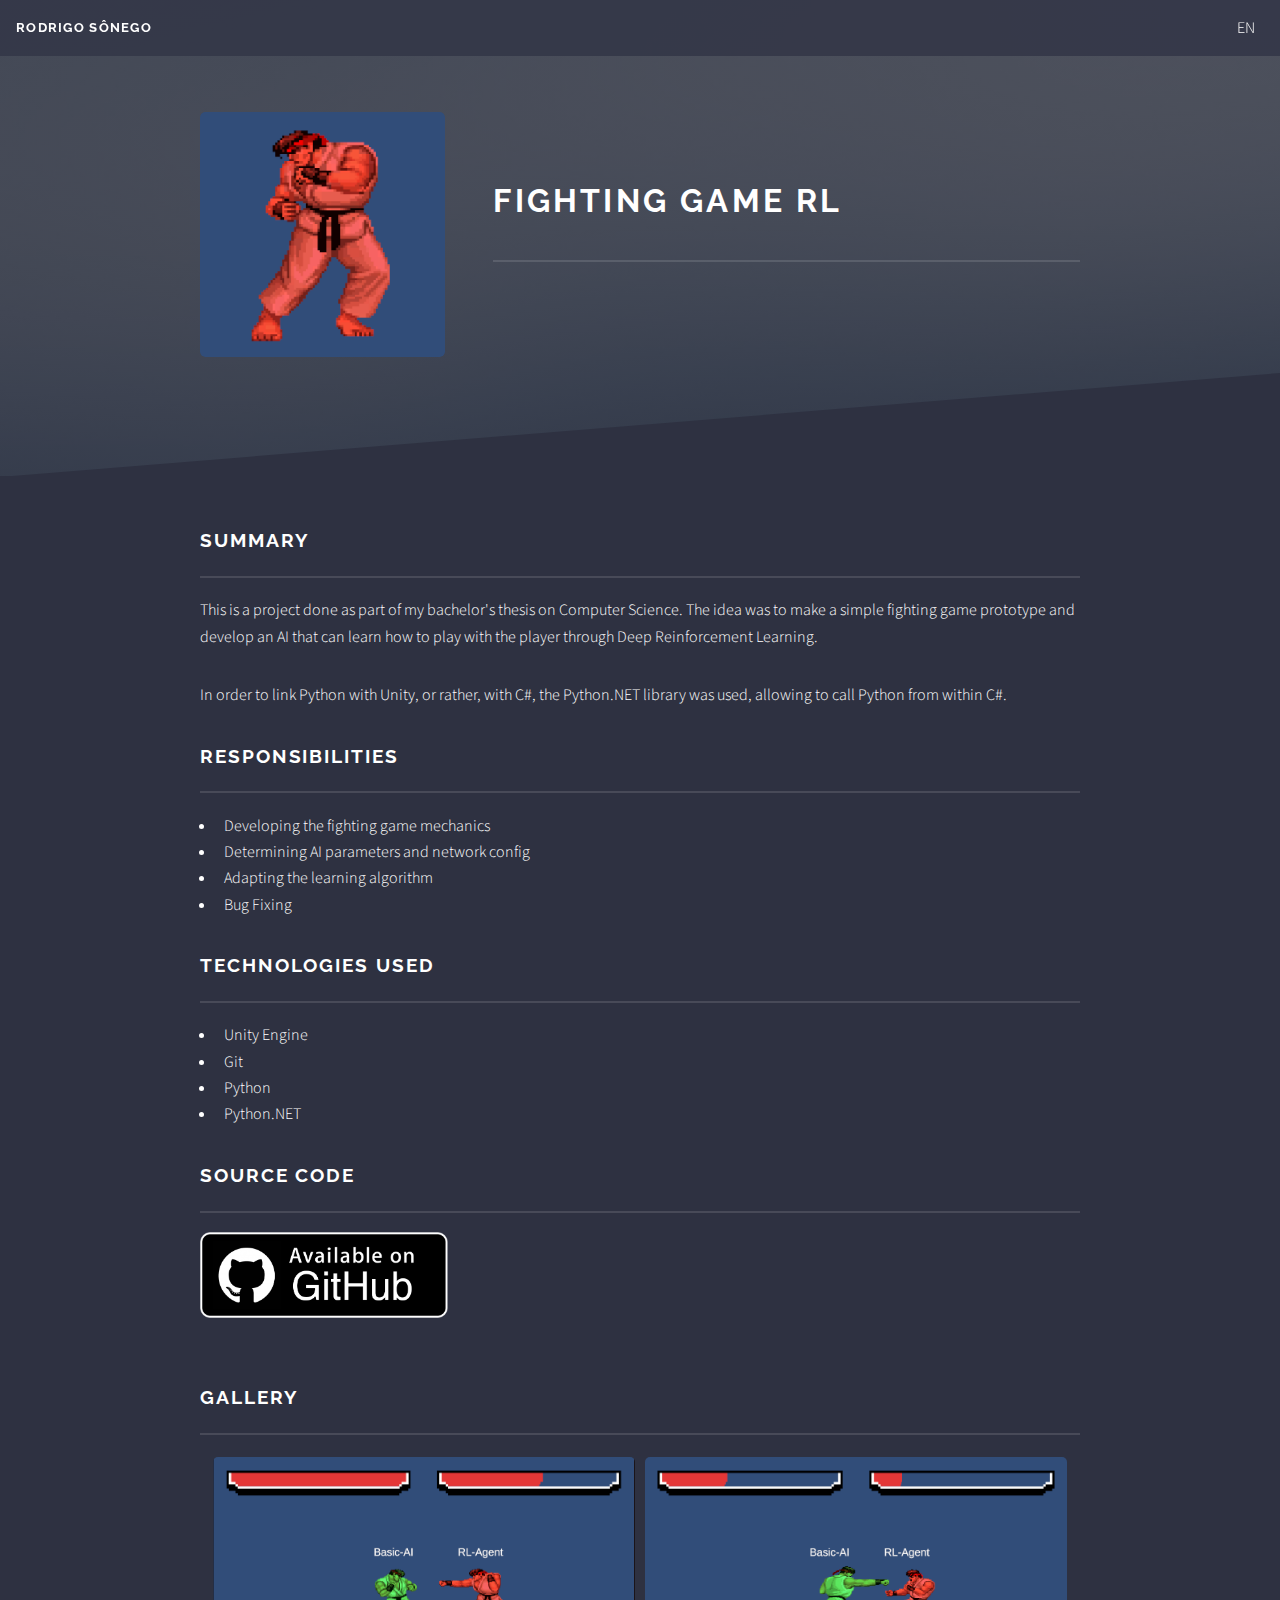
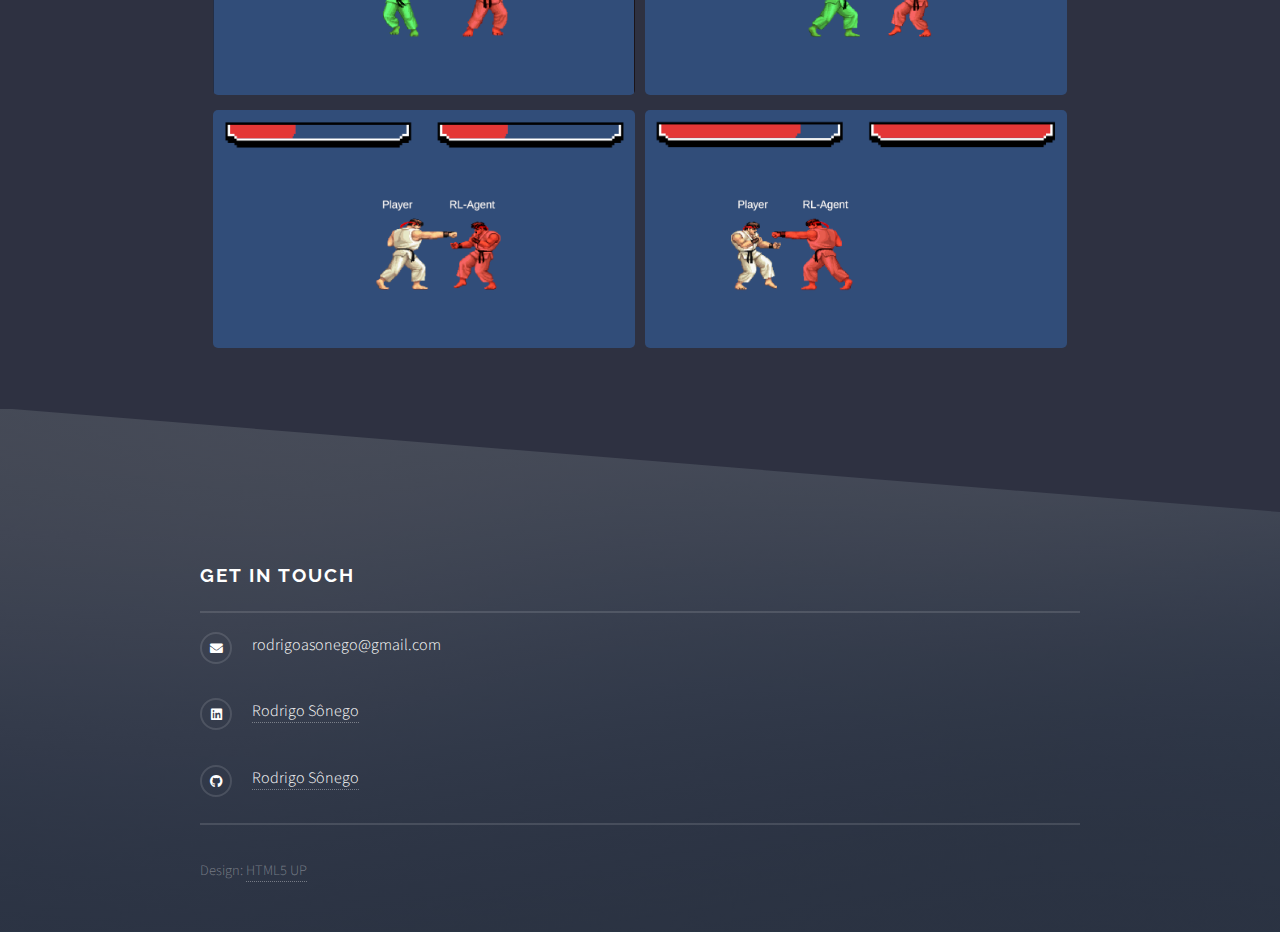
<file: pages/fighting-rl.html>
<!DOCTYPE HTML>
<!--
	Solid State by HTML5 UP
	html5up.net | @ajlkn
	Free for personal and commercial use under the CCA 3.0 license (html5up.net/license)
-->
<html>

<head>
	<title>Reinforcement Learning - Rodrigo Sonego</title>
	<meta charset="utf-8" />
	<meta name="viewport" content="width=device-width, initial-scale=1, user-scalable=no" />
	<link rel="stylesheet" href="../assets/css/main.css" />
	<link rel="stylesheet" href="../assets/css/custom.css">
	<link rel="preload" href="/assets/lang/en.ini" as="fetch" type="application/json" crossorigin="anonymous" />
	<link rel="preload" href="/assets/lang/pt.ini" as="fetch" type="application/json" crossorigin="anonymous" />
	<noscript>
		<link rel="stylesheet" href="../assets/css/noscript.css" />
	</noscript>
	<script>
		window.dataLayer = window.dataLayer || [];
		function gtag() { dataLayer.push(arguments); }
		gtag('js', new Date());

		gtag('config', 'G-Z92Y3N3KJF');
	</script>
</head>

<body class="is-preload">

	<!-- Page Wrapper -->
	<div id="page-wrapper">

		<div include-html="../modules/header.html"></div>

		<!-- Wrapper -->
		<section id="wrapper">

			<section id="game-banner">

				<div class="inner">

					<span class="image"><img src="../images/rl.png" alt="" /></span>
					<div class="content">
						<h2 class="major">Fighting Game RL</h2>
						<!-- <p>Turn-based game for GMTK Jam 2022</p> -->
					</div>

				</div>

			</section>

			<!-- Content -->
			<div class="wrapper">
				<div class="inner">

					<section>
						<h2 translate="summary" class="major">Summary</h3>
							<p translate="rl-sum-1">
								This is a project done as part of my bachelor's thesis on Computer Science.
								The idea was to make a simple fighting game prototype and develop an AI that can learn
								how to play with the player through Deep Reinforcement Learning.
							</p>
							<p translate="rl-sum-2">
								As it stands now the prototype consists of a really basic fighting game with a light and
								heavy attack, and a block button similar to Mortal Kombat.
								It can be played as Player vs RL-AI or it can be done as RL-AI vs regular AI.
							</p>
							<h2 translate="respon" class="major">Responsibilities</h2>
							<ul>
								<li translate="respon-fg">Developing the fighting game mechanics</li>
								<li translate="respon-ai-net">Determining AI parameters and network config</li>
								<li translate="respon-learn">Adapting the learning algorithm</li>
								<li translate="respon-bug">Bug fixing</li>
							</ul>

							<h2 translate="tech" class="major">Technologies Used</h2>
							<ul>
								<li>Unity Engine</li>
								<li>Git</li>
								<li>Python</li>
								<li>Python.NET</li>
							</ul>

							<h2 translate="source" class="major">Source Code</h2>
							<ul class="actions">
								<li>
									<a class="image fit" href="https://github.com/RodrigoSonego/fg-prototype-AI" target="_blank">
										<img src="../images/github_avail.png" alt="" />
									</a>
								</li>
							</ul>

							<h2 translate="gallery" class="major">Gallery</h2>
							<section class="features">
								<div class="gallery-container">
									<img class="image gallery" src="/images/rl/rl_1.png">
									<img class="image gallery" src="/images/rl/rl_2.png">
									<img class="image gallery" src="/images/rl/rl_3.png">
									<img class="image gallery" src="/images/rl/rl_4.png">
								</div>

							</section>
					</section>
				</div>
			</div>
		</section>

		<div include-html="../modules/footer.html"></div>
	</div>

	<div id="modal" class="modal">
		<a href="#" class="modal-close">Close</a>

		<!-- Modal Content (The Image) -->
		<div class="modal-content">
			<img id="modalImg">
		</div>

		<!-- Modal Caption (unused for now) -->
		<div id="caption"></div>
	</div>

	<!-- Scripts -->
	<script src="../assets/js/includeHtml.js"></script>
	<script src="../assets/js/jquery.min.js"></script>
	<script src="/assets/js/langHandler.js" type="module"></script>
	<script src="../assets/js/jquery.scrollex.min.js"></script>
	<script src="../assets/js/browser.min.js"></script>
	<script src="../assets/js/breakpoints.min.js"></script>
	<script src="../assets/js/util.js"></script>
	<script src="../assets/js/main.js"></script>
	<script src="/assets/js/modalImage.js"></script>
	<script> setupGalleryModal(); </script>

</body>

</html>
</file>
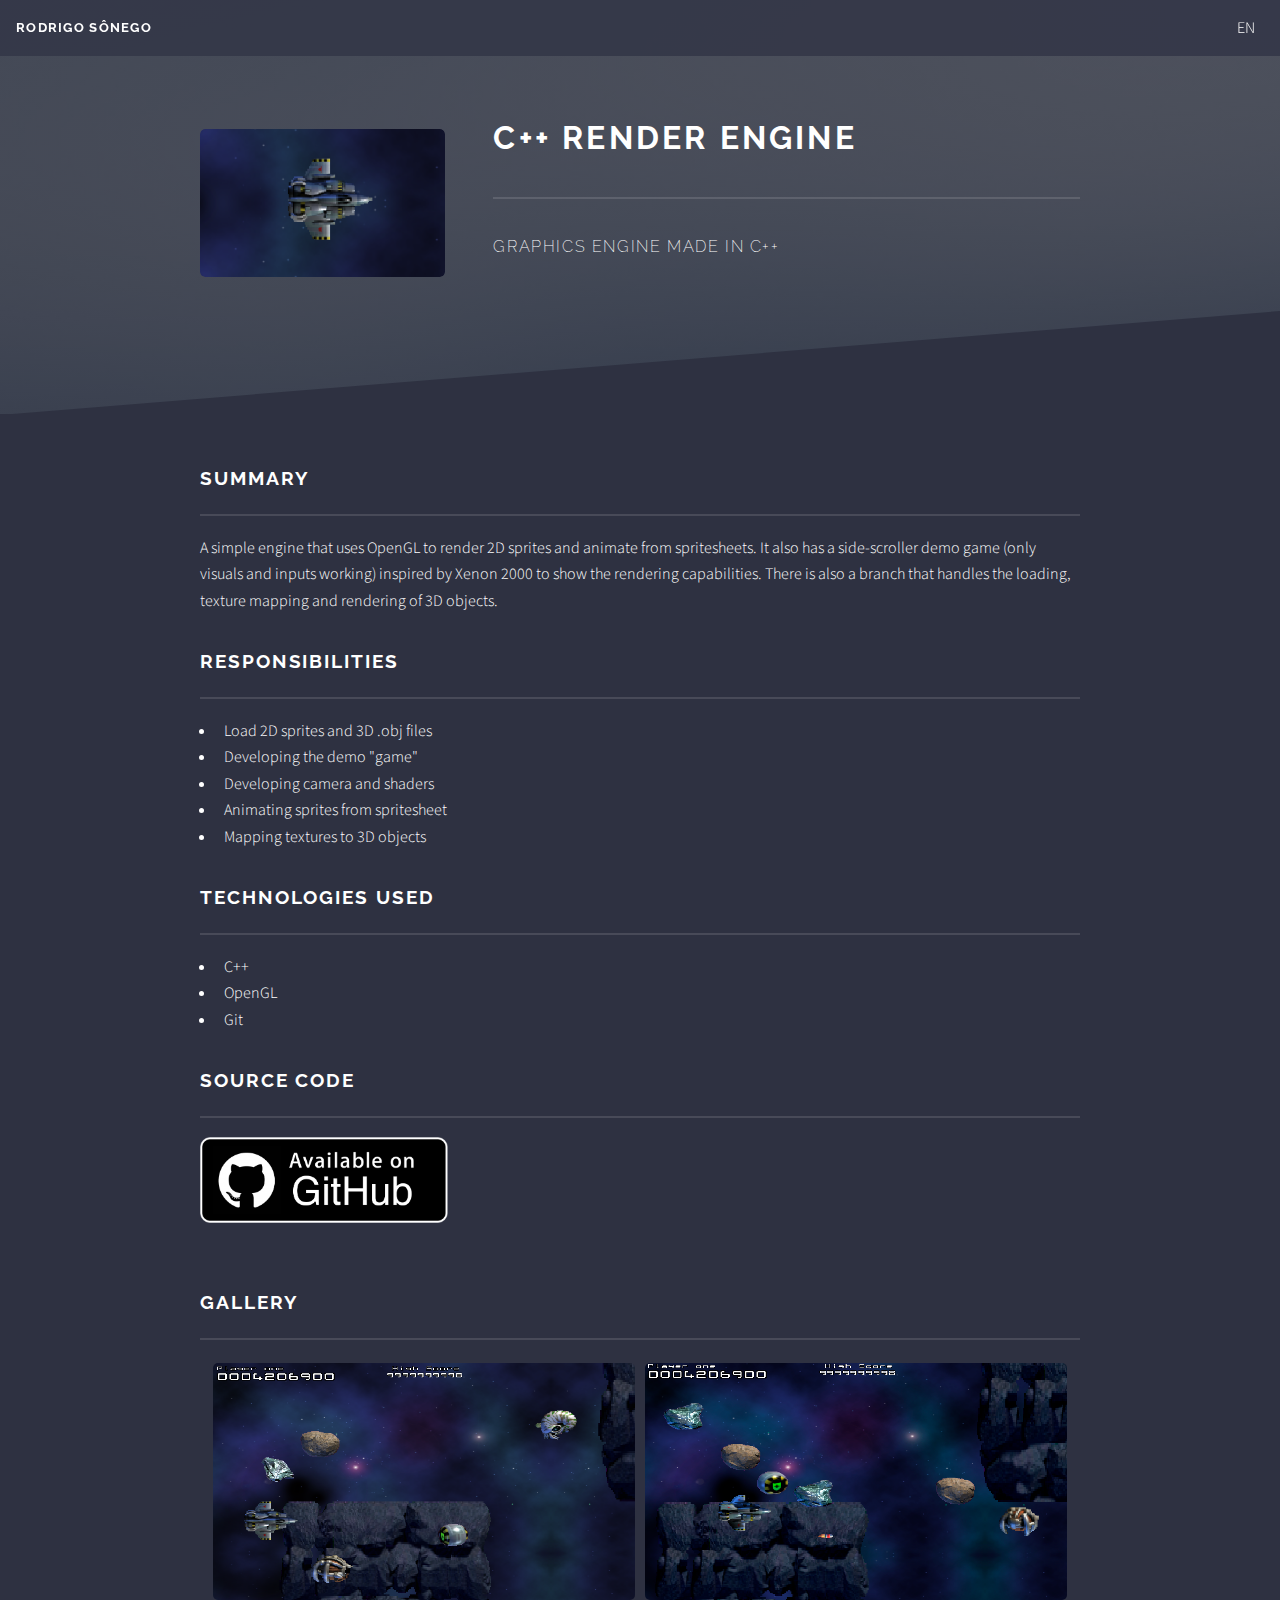
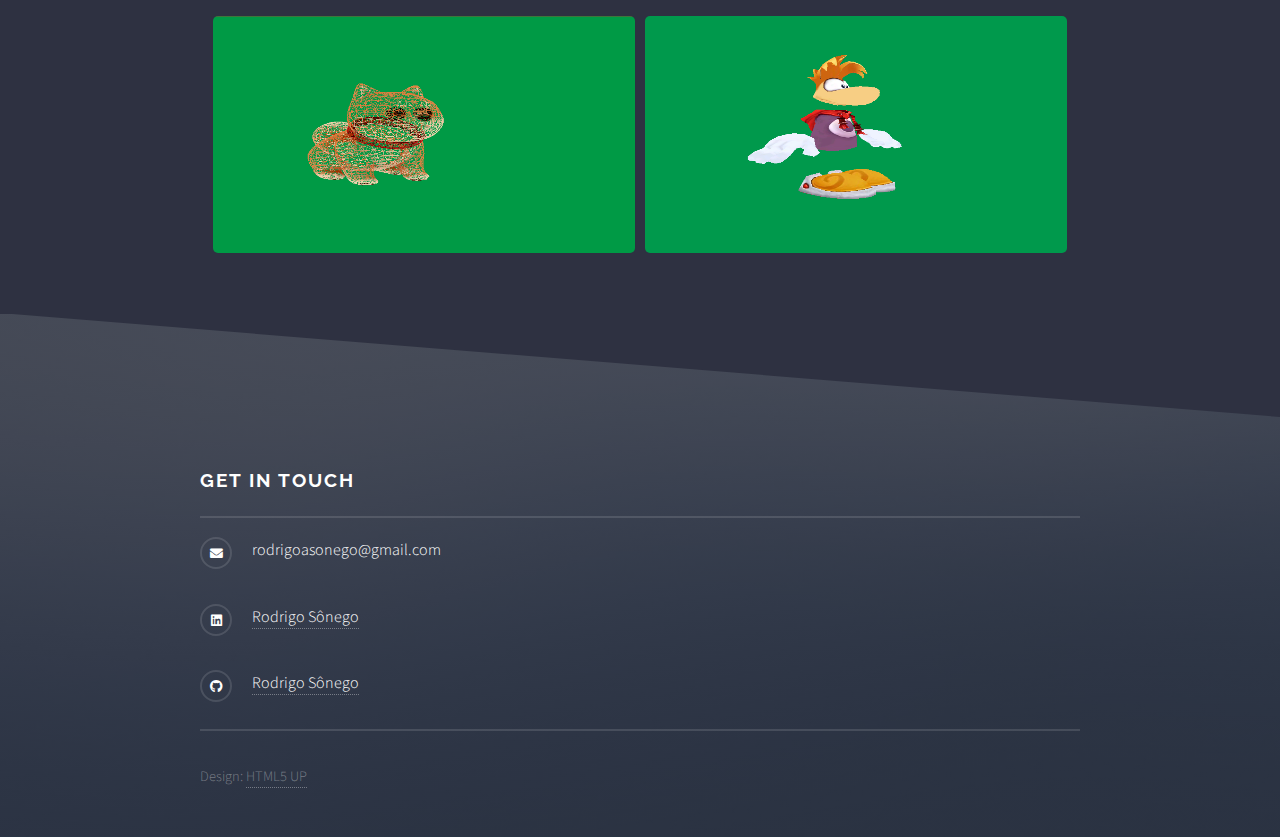
<file: pages/render.html>
<!DOCTYPE HTML>
<!--
	Solid State by HTML5 UP
	html5up.net | @ajlkn
	Free for personal and commercial use under the CCA 3.0 license (html5up.net/license)
-->
<html>

<head>
	<title>Render Engine - Rodrigo Sonego</title>
	<meta charset="utf-8" />
	<meta name="viewport" content="width=device-width, initial-scale=1, user-scalable=no" />
	<link rel="stylesheet" href="../assets/css/main.css" />
	<link rel="stylesheet" href="../assets/css/custom.css">
	<link rel="preload" href="/assets/lang/en.ini" as="fetch" type="application/json" crossorigin="anonymous" />
	<link rel="preload" href="/assets/lang/pt.ini" as="fetch" type="application/json" crossorigin="anonymous" />
	<noscript>
		<link rel="stylesheet" href="../assets/css/noscript.css" />
	</noscript>
	<script>
		window.dataLayer = window.dataLayer || [];
		function gtag() { dataLayer.push(arguments); }
		gtag('js', new Date());

		gtag('config', 'G-Z92Y3N3KJF');
	</script>
</head>

<body class="is-preload">

	<!-- Page Wrapper -->
	<div id="page-wrapper">

		<div include-html="../modules/header.html"></div>

		<!-- Wrapper -->
		<section id="wrapper">
			<section id="game-banner">

				<div class="inner">
					<span class="image"><img src="/images/render.png" alt="" /></span>
					<div class="content">
						<h2 class="major">C++ Render Engine</h2>
						<p translate="render-subtitle">Graphics Engine made in c++</p>
					</div>
				</div>

			</section>

			<!-- Content -->
			<div class="wrapper">
				<div class="inner">

					<section>
						<h2 translate="summary" class="major">Summary</h3>
							<p translate="render-sum">
								A simple engine that uses OpenGL to render 2D sprites and animate from spritesheets.
								It also has a side-scroller demo game (only visuals and inputs working) inspired by
								Xenon 2000 to show the rendering capabilities.
								There is also a branch that handles the loading, texture mapping and rendering of 3D
								objects.
							</p>
							<h2 translate="respon" class="major">Responsibilities</h2>
							<ul>
								<li translate="respon-load-obj">Load 2D sprites and 3D .obj files</li>
								<li translate="respon-demo">Developing the demo "game"</li>
								<li translate="respon-cam-shaders">Developing camera and shaders</li>
								<li translate="respon-spritesheet">Animating sprites from spritesheet</li>
								<li translate="respon-map">Mapping textures to 3D objects</li>
							</ul>

							<h2 translate="tech" class="major">Technologies Used</h2>
							<ul>
								<li>C++</li>
								<li>OpenGL</li>
								<li>Git</li>
							</ul>

							<h2 translate="source" class="major">Source Code</h2>
							<ul class="actions">
								<li>
									<a class="image fit" href="https://github.com/RodrigoSonego/opengl-cpp" target="_blank">
										<img src="../images/github_avail.png" alt=""/>
									</a>
								</li>
							</ul>

							
							<h2 translate="gallery" class="major">Gallery</h2>
							<section class="features">
								<div class="gallery-container">
									<img class="image gallery" src="/images/render/render_1.png">
									<img class="image gallery" src="/images/render/render_2.png">
									<img class="image gallery" src="/images/render/render_4.png">
									<img class="image gallery" src="/images/render/render_3.png">
								</div>

							</section>
					</section>
				</div>
			</div>
		</section>

		<div include-html="../modules/footer.html"></div>
	</div>

	<div id="modal" class="modal">
		<a href="#" class="modal-close">Close</a>

		<!-- Modal Content (The Image) -->
		<div class="modal-content">
			<img id="modalImg">
		</div>

		<!-- Modal Caption (unused for now) -->
		<div id="caption"></div>
	</div>

	<!-- Scripts -->
	<script src="../assets/js/includeHtml.js"></script>
	<script src="../assets/js/jquery.min.js"></script>
	<script src="/assets/js/langHandler.js" type="module"></script>
	<script src="../assets/js/jquery.scrollex.min.js"></script>
	<script src="../assets/js/browser.min.js"></script>
	<script src="../assets/js/breakpoints.min.js"></script>
	<script src="../assets/js/util.js"></script>
	<script src="../assets/js/main.js"></script>
	<script src="/assets/js/modalImage.js"></script>
	<script> setupGalleryModal(); </script>

</body>

</html>
</file>
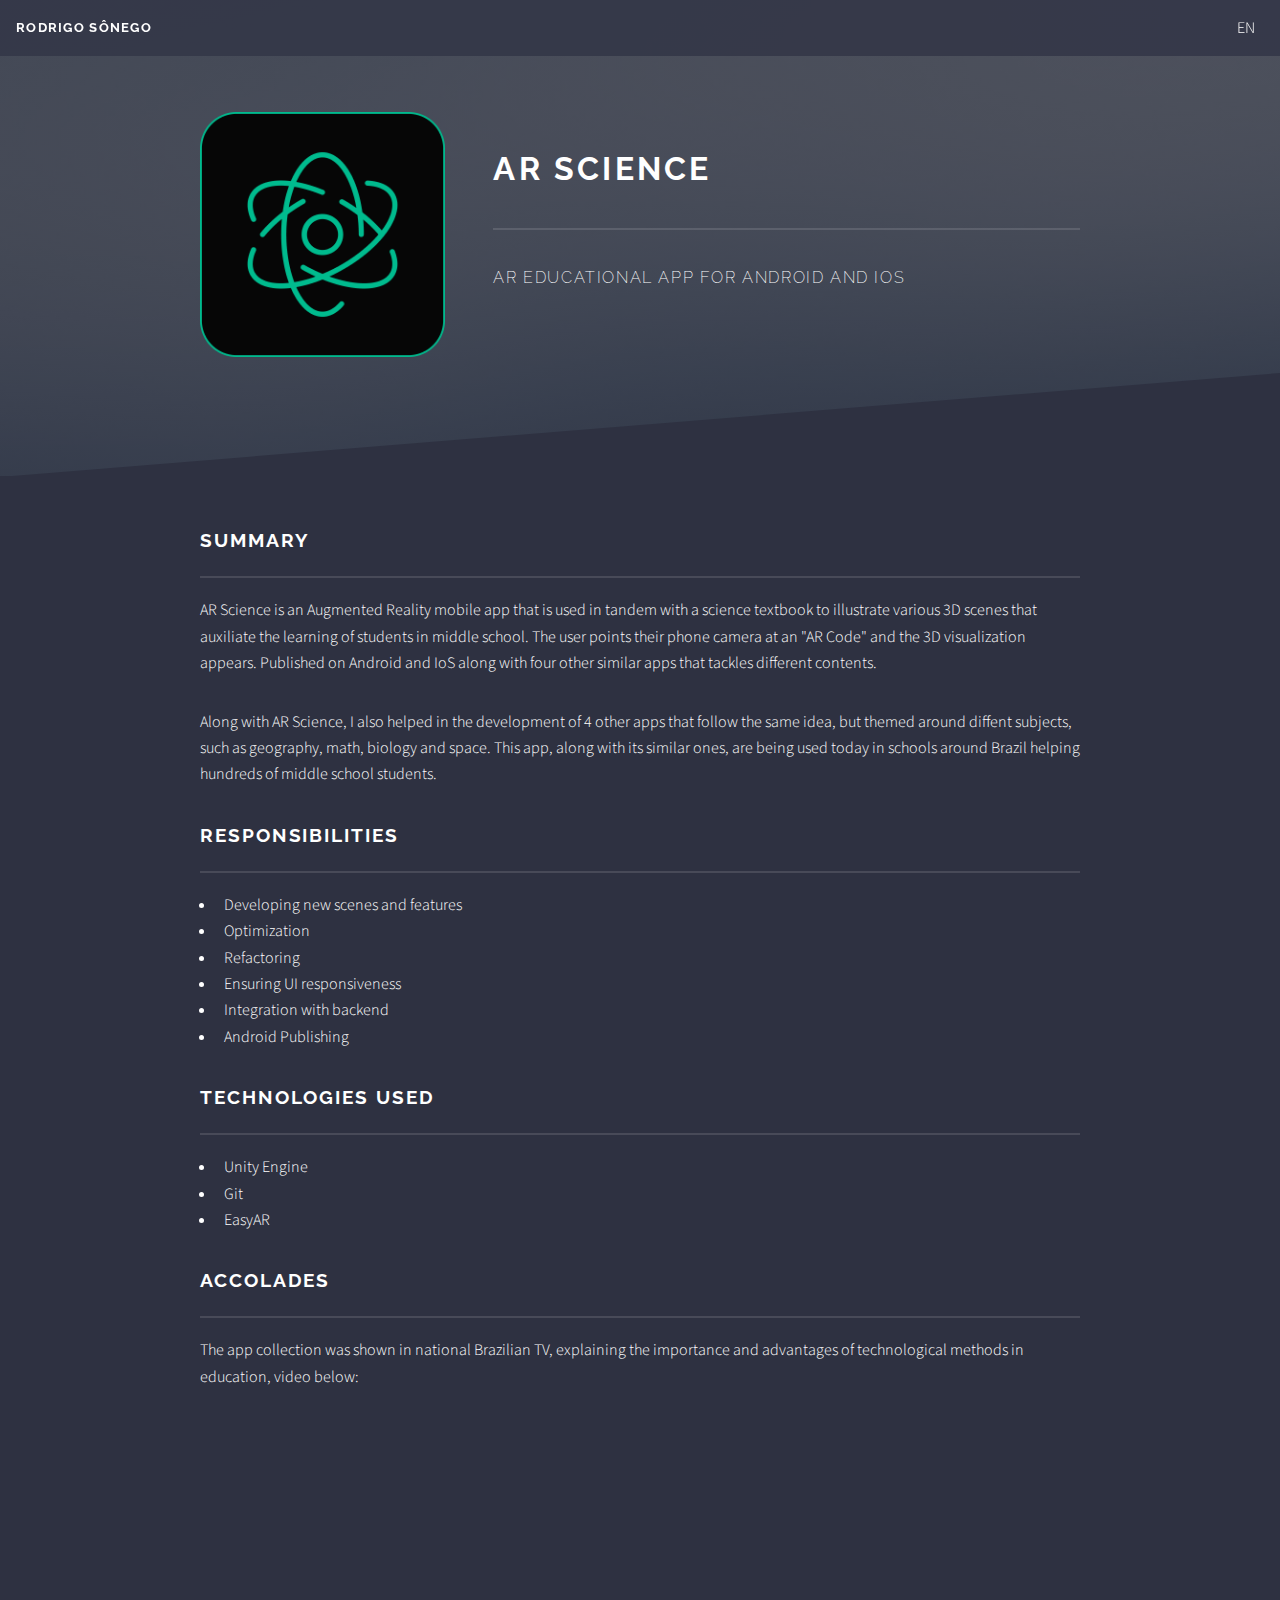
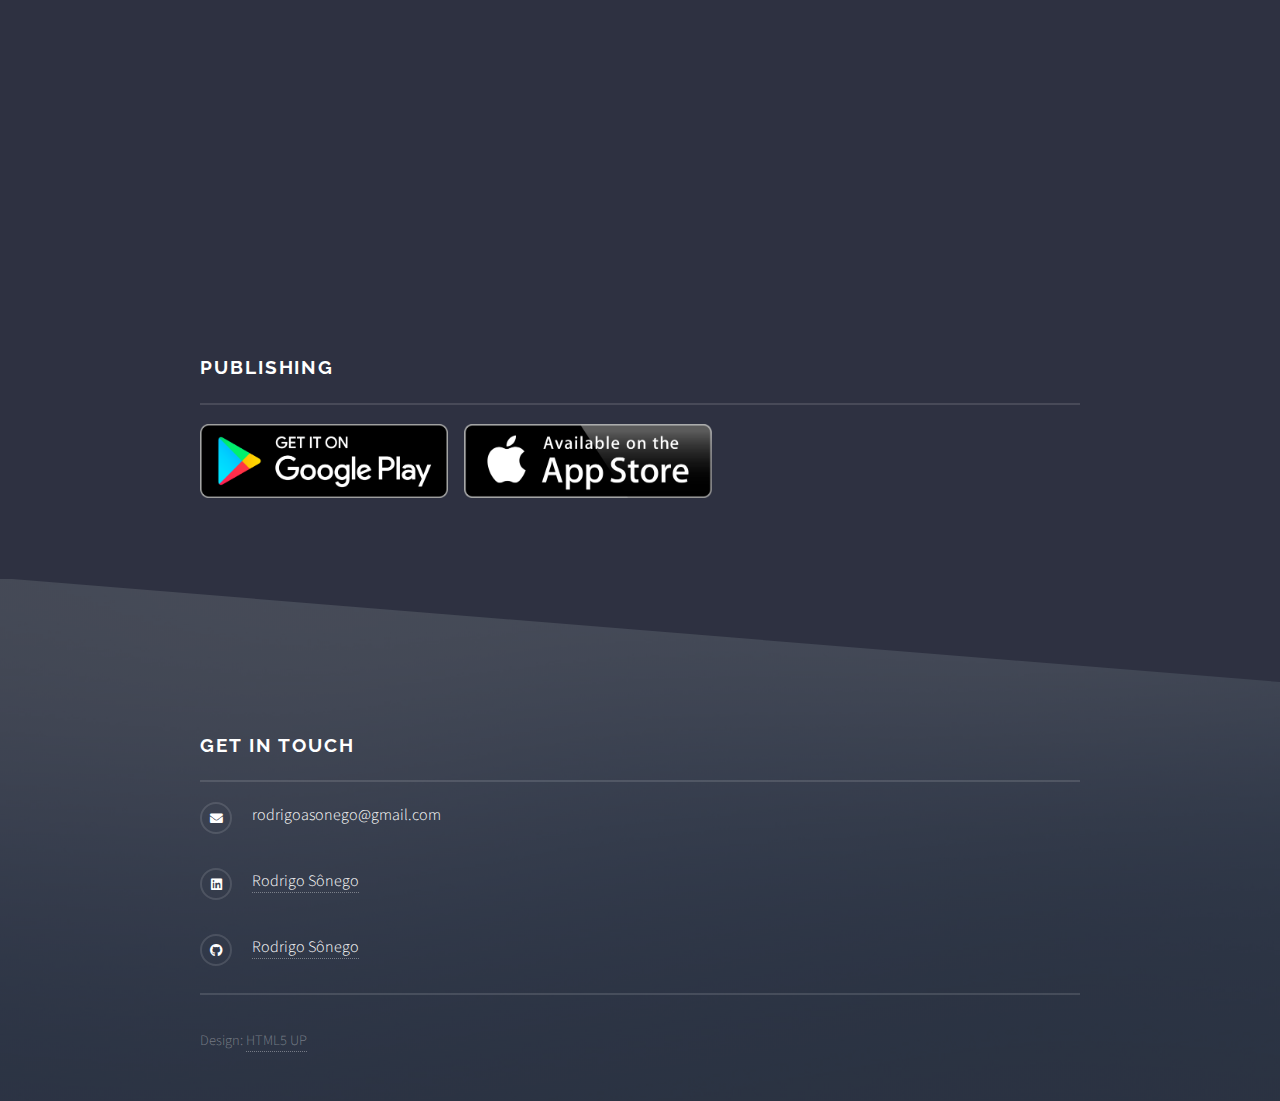
<file: pages/science.html>
<!DOCTYPE HTML>
<!--
	Solid State by HTML5 UP
	html5up.net | @ajlkn
	Free for personal and commercial use under the CCA 3.0 license (html5up.net/license)
-->
<html>

<head>
	<title>AR Science - Rodrigo Sonego</title>
	<meta charset="utf-8" />
	<meta name="viewport" content="width=device-width, initial-scale=1, user-scalable=no" />
	<link rel="stylesheet" href="../assets/css/main.css" />
	<link rel="stylesheet" href="../assets/css/custom.css">
	<noscript>
		<link rel="stylesheet" href="../assets/css/noscript.css" />
	</noscript>
	<link rel="preload" href="/assets/lang/en.ini" as="fetch" type="application/json" crossorigin="anonymous" />
	<link rel="preload" href="/assets/lang/pt.ini" as="fetch" type="application/json" crossorigin="anonymous" />
	<script>
		window.dataLayer = window.dataLayer || [];
		function gtag() { dataLayer.push(arguments); }
		gtag('js', new Date());

		gtag('config', 'G-Z92Y3N3KJF');
	</script>
</head>

<body class="is-preload">

	<!-- Page Wrapper -->
	<div id="page-wrapper">

		<div include-html="../modules/header.html"></div>

		<!-- Wrapper -->
		<section id="wrapper">
			<section id="game-banner">
				<div class="inner">
					<span class="image"><img src="../images/LogoCiencias.png" alt="" /></span>
					<div class="content">
						<!-- <h2 class="major" translate="science-title">AR Science</h2> -->
						<h2 class="major" translate="science-title">AR Science</h2>
						<p translate="science-subtitle">AR educational app for Android and IoS</p>
					</div>

				</div>
			</section>

			<!-- Content -->
			<div class="wrapper">
				<div class="inner">

					<section>
						<h2 translate="summary" class="major">Summary</h3>
							<p translate="scien-sum-1">AR Science is an Augmented Reality mobile app that is used in
								tandem with a science
								textbook to illustrate various 3D scenes that
								auxiliate the learning of students in middle school. The user points their phone camera
								at an "AR Code" and the 3D visualization
								appears. Published on Android and IoS along with four other similar apps that tackles
								different contents.</p>
							<p translate="scien-sum-2">Along with AR Science, I also helped in the development of 4
								other apps that follow the
								same idea, but themed around diffent subjects,
								such as geography, math, biology and space. This app, along with its similar ones, are
								being used today in schools around Brazil helping hundreds of middle school students.
							</p>

							<h2 translate="respon" class="major">Responsibilities</h2>
							<ul>
								<li translate="respon-scenes">Developing new scenes and features</li>
								<li translate="respon-opt">Optimization</li>
								<li translate="respon-refact">Refactoring</li>
								<li translate="respon-ui-responsive">Ensuring UI responsiveness</li>
								<li translate="respon-back">Integration with backend</li>
								<li translate="respon-android">Android Publishing</li>
							</ul>

							<h2 translate="tech" class="major">Technologies Used</h2>
							<ul>
								<li>Unity Engine</li>
								<li>Git</li>
								<li>EasyAR</li>
							</ul>

							<h2 translate="accol" class="major">Accolades</h2>
							<p translate="scien-accol">The app collection was shown in national Brazilian TV, explaining
								the importance and
								advantages of technological methods in education, video below:</p>

							<iframe class="video" src="https://www.youtube.com/embed/BWnXTCytliU"></iframe>
							<br><br>

							<h2 translate="pub" class="major">Publishing</h2>
							<ul class="actions">
								<li>
									<a class="image fit"
									href="https://play.google.com/store/apps/details?id=com.LionStudios.Ciencia"
									target="_blank"><img src="../images/googleplay.png" alt="" /> </a>
								</li>
								<li>
									<a class="image fit"
										href="https://apps.apple.com/br/app/ciência-ra/id1464681811"
										target="_blank"><img src="../images/appstore.png" alt="" /> </a>
								</li>
							</ul>

					</section>
				</div>
			</div>
		</section>

		<div include-html="../modules/footer.html"></div>
	</div>
	<!-- Scripts -->
	<script src="../assets/js/includeHtml.js"></script>
	<script src="/assets/js/jquery.min.js"></script>
	<script type="module" src="/assets/js/langHandler.js"></script>
	<script src="/assets/js/jquery.scrollex.min.js"></script>
	<script src="/assets/js/browser.min.js"></script>
	<script src="/assets/js/breakpoints.min.js"></script>
	<script src="/assets/js/util.js"></script>
	<script src="/assets/js/main.js"></script>

</body>

</html>
</file>
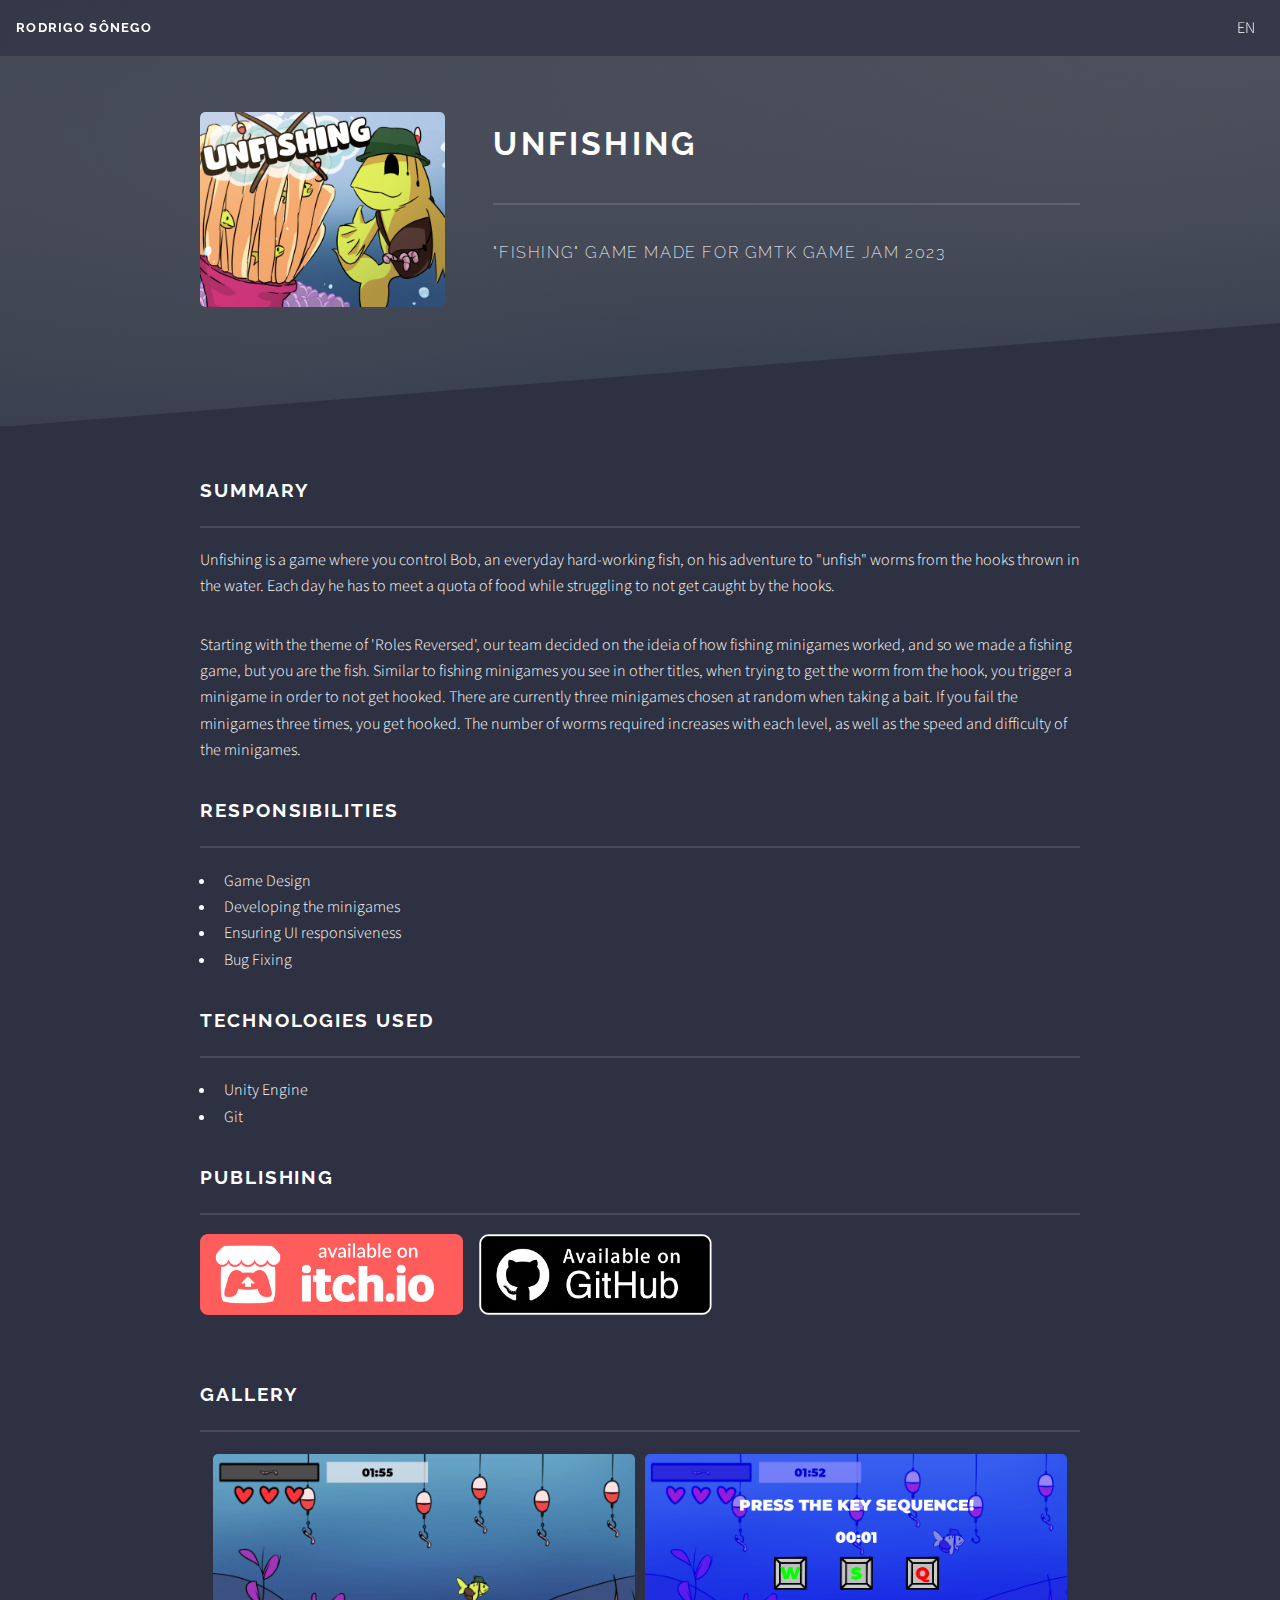
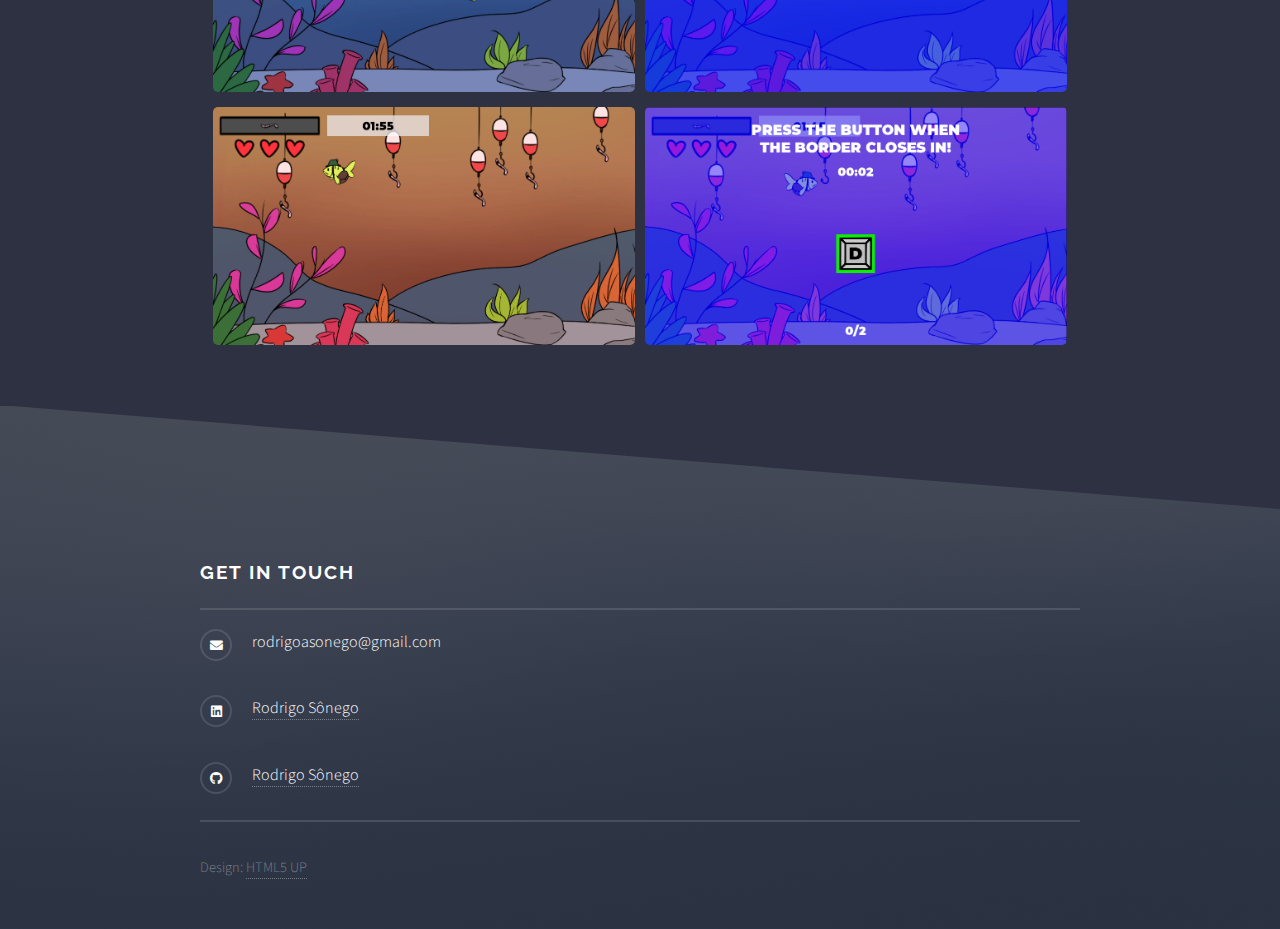
<file: pages/unfishing.html>
<!DOCTYPE HTML>
<!--
	Solid State by HTML5 UP
	html5up.net | @ajlkn
	Free for personal and commercial use under the CCA 3.0 license (html5up.net/license)
-->
<html>

<head>
	<title>Unfising - Rodrigo Sonego</title>
	<meta charset="utf-8" />
	<meta name="viewport" content="width=device-width, initial-scale=1, user-scalable=no" />
	<link rel="stylesheet" href="../assets/css/main.css" />
	<link rel="stylesheet" href="../assets/css/custom.css">
	<link rel="preload" href="/assets/lang/en.ini" as="fetch" type="application/json" crossorigin="anonymous" />
	<link rel="preload" href="/assets/lang/pt.ini" as="fetch" type="application/json" crossorigin="anonymous" />
	<noscript>
		<link rel="stylesheet" href="../assets/css/noscript.css" />
	</noscript>
	<script>
		window.dataLayer = window.dataLayer || [];
		function gtag() { dataLayer.push(arguments); }
		gtag('js', new Date());

		gtag('config', 'G-Z92Y3N3KJF');
	</script>
</head>

<body class="is-preload">

	<!-- Page Wrapper -->
	<div id="page-wrapper">

		<div include-html="../modules/header.html"></div>

		<!-- Wrapper -->
		<section id="wrapper">
			<section id="game-banner">
				<div class="inner">
					<span class="image"><img src="../images/unfishing.jpg" alt="" /></span>
					<div class="content">
						<h2 class="major">Unfishing</h2>
						<p translate="unfish-subtitle">"Fishing" game made for GMTK Game Jam 2023</p>
					</div>

				</div>
			</section>

			<!-- Content -->
			<div class="wrapper">
				<div class="inner">

					<section>
						<h2 translate="summary" class="major">Summary</h3>
							<p translate="unfish-sum-1">
								Unfishing is a game where you control Bob, an everyday hard-working fish, on his
								adventure to
								"unfish" worms from the hooks thrown in the water. Each day he has to meet a quota of
								food while struggling
								to not get caught by the hooks.
							</p>
							<p translate="unfish-sum-2">
								Starting with the theme of 'Roles Reversed', our team decided on the ideia of how
								fishing minigames worked, and so we made a fishing game, but you are the fish.
								Similar to fishing minigames you see in other titles, when trying to get the worm from
								the hook, you trigger a minigame in order to not get hooked.
								There are currently three minigames chosen at random when taking a bait. If you fail the
								minigames three times, you get hooked.
								The number of worms required increases with each level, as well as the speed and
								difficulty of the minigames.
							</p>
							<h2 translate="respon" class="major">Responsibilities</h2>
							<ul>
								<li>Game Design</li>
								<li translate="respon-minigame">Developing the minigames</li>
								<li translate="respon-ui-responsive">Ensuring UI responsiveness</li>
								<li translate="respon-bug">Bug fixing</li>
							</ul>

							<h2 class="major">Technologies Used</h2>
							<ul>
								<li>Unity Engine</li>
								<li>Git</li>
							</ul>

							<h2 translate="pub" class="major">Publishing</h2>
							<ul class="actions">
								<li>
									<a class="image fit" href="https://fufumiga.itch.io/unfishing" target="_blank"><img
											src="../images/itch.png" alt="" />
									</a>
								</li>
								<li>
									<a 
										class="image fit"
										href="https://github.com/RodrigoSonego/unfishing"
										target="_blank"><img src="../images/github_avail.png" alt=""/>
									</a>
								</li>
							</ul>
							
							<h2 translate="gallery" class="major">Gallery</h2>
							<section class="features">
								<div class="gallery-container">
									<img class="image gallery" src="/images/unfishing/print_2.png">
									<img class="image gallery" src="/images/unfishing/print_3.png">
									<img class="image gallery" src="/images/unfishing/print_4.png">
									<img class="image gallery" src="/images/unfishing/print_5.png">
								</div>

							</section>
					</section>
				</div>
			</div>


		</section>

		<div include-html="../modules/footer.html"></div>
	</div>
	<!-- The Modal -->
	<div id="modal" class="modal">
		<a href="#" class="modal-close">Close</a>

		<!-- Modal Content (The Image) -->
		<div class="modal-content">
			<img id="modalImg">
		</div>

		<!-- Modal Caption (unused for now) -->
		<div id="caption"></div>
	</div>


	<!-- Scripts -->
	<script src="/assets/js/includeHtml.js"></script>
	<script src="/assets/js/jquery.min.js"></script>
	<script type="module" src="/assets/js/langHandler.js"></script>
	<script src="/assets/js/jquery.scrollex.min.js"></script>
	<script src="/assets/js/browser.min.js"></script>
	<script src="/assets/js/breakpoints.min.js"></script>
	<script src="/assets/js/util.js"></script>
	<script src="/assets/js/main.js"></script>
	<script src="/assets/js/modalImage.js"></script>
	<script> setupGalleryModal(); </script>

</body>

</html>
</file>
<file: assets/css/custom.css>
iframe.video {
    width: 100%;
    aspect-ratio: 16 / 9;
}

.image.logo {
    display: inline-block;
    height: 100%;
    vertical-align: middle;
    margin: 0;
}

.image.logo img {
    vertical-align: middle;
    align-self: center;
}

.title-container {
    position: relative;
}

.title {
    margin: 0;
    position: absolute;
    top: 50%;
    transform: translateY(-50%);
}

.gallery-container {
    margin: auto;
    text-align: center;
}

.gallery {
    margin: 0.4%;
    width: 48%;
    aspect-ratio: 16 / 9;
}

.gallery:hover {
    opacity: 0.7;
    cursor: pointer;
}

.wrapper.spotlight:nth-child(2n - 1) .image {
    margin: auto 0 auto 3em;
    text-align: center;
    align-self: center;
}

#footer .inner {
    padding: 5em 0 1em 0;
}

@media screen and (max-width: 980px) {
    #footer .inner {
        padding: 3em 3em 1em 3em;
        display: block;
        width: 100%;
    }
}

.features article .image {
    text-align: center;
}

.features article .image img {
    border-radius: 5px 5px 0 0;
    width: auto;
    height: auto;
    max-height: 245px;
    max-width: 100%;
    margin-left: auto;
    margin-right: auto;
}

@media screen and (max-width: 736px) {

    .features article .image img {
        max-height: calc(245px - 4em);
    }

}

/* The Modal (background) */
.modal {
    display: none;
    position: fixed;
    z-index: 1;
    left: 0;
    top: 0;
    width: 100%;
    height: 100%;
    /* overflow: auto; */
    /* background-color: rgb(0, 0, 0);
    background-color: rgba(0, 0, 0, 0.9); */

    align-items: center;
    justify-content: center;
}

/* Modal Content (Image) */
.modal-content {
    max-width: 80%;
}

.modal-content img {
    /* vertical-align: middle; */
    width: 100%;
    display: block;
}

/* The Close Button */
.modal-close {
    background-image: url("images/close.svg");
    background-position: 75% 25%;
    background-repeat: no-repeat;
    background-size: 5em 5em;
    border: 0;
    content: '';
    display: block;
    height: 4em;
    overflow: hidden;
    position: absolute;
    right: 0;
    text-align: center;
    text-indent: 4em;
    top: 0;
    width: 4em;
}

.close:hover {
    cursor: pointer;
}

.close:focus {
    color: #bbb;
    text-decoration: none;
    cursor: pointer;
}

/* 100% Image Width on Smaller Screens */
@media only screen and (max-width: 700px) {
    .modal-content {
        width: 100%;
    }
}

.hide {
    display: none;
}

body.blur #page-wrapper {
    -moz-filter: blur(5px);
    -webkit-filter: blur(5px);
    -ms-filter: blur(5px);
    filter: blur(5px);
}

body.blur {
    overflow: hidden;
}


#languageSelect {
    -webkit-appearance: none;
    -moz-appearance: none;
    appearance: none;
    background: none;

    padding-right: 16px;
    padding-left: 16px;

    vertical-align: middle;
    height: 100%;

    border: none;
}

#languageSelect:hover {
    cursor: pointer;
}

#footer .inner .copyright {
    margin: 0 0 2em 0;
}

#footer .inner {
    padding: 3em 0 1em 0;
}

@media screen and (max-width: 980px) {
    #footer .inner {
        padding: 3em 3em 1em 3em;
        display: block;
        width: 100%;
    }
}

#banner {
    padding: 6em 0 3em 0;
}

#header h1 a {
    border: 0;
    text-decoration: dotted;
}

@media screen and (max-width: 980px) {
    #banner .inner {
        width: 100%;
        padding: 0 2.5em 2em 2.5em;
    }
}
@media screen and (max-width: 1280px) {
    #banner {
        padding: 7em 0 8.25em 0;
    }
}


#game-banner {
    padding: 4em 0 0 0;
}

#game-banner .inner {
    display: -moz-flex;
    display: -webkit-flex;
    display: -ms-flex;
    display: flex;
    -moz-align-items: center;
    -webkit-align-items: center;
    -ms-align-items: center;
    align-items: center;
    -moz-flex-direction: row;
    -webkit-flex-direction: row;
    -ms-flex-direction: row;
    flex-direction: row;

    padding: 3em 0 1em 0;
    margin: 0 auto;
    width: 55em;
}

#game-banner .image {
    margin: auto 3em auto 0;
    width: 23em;
    overflow: hidden;
}

#game-banner .image img {
    width: 100%;
}

@media screen and (max-width: 980px) {
    #game-banner .image {
        width: 32em;
    }
}

@media screen and (max-width: 736px) {
    #game-banner .image {
        width: 19em;
        margin-right: 2em;
    }
}
@media screen and (max-width: 480px) {
    #game-banner .image {
        width: 100%;
        padding: 0 2em;
        margin-bottom: 3em;
    }
}

#game-banner h2.major {
    font-size: 2em;
    border-bottom: solid 2.5px rgba(255, 255, 255, 0.125);
}

#game-banner .content {
    width: 100%;
}

@media screen and (max-width: 480px) {
    #game-banner .inner {
        display: block;
    }
}

@media screen and (max-width: 736px) {
    #game-banner .inner {
        -moz-align-items: -moz-flex-start;
        -webkit-align-items: -webkit-flex-start;
        -ms-align-items: -ms-flex-start;
        align-items: flex-start;

        padding: 2em 2em 0.1em 2em;
    }
}

@media screen and (max-width: 980px) {
    #game-banner .inner {
        padding: 3em 3em 1em 3em;
        width: 100%;
    }
}

#game-banner p {
    font-family: Raleway, Helvetica, sans-serif;
    font-size: 1em;
    font-weight: 200;
    letter-spacing: 0.1em;
    line-height: 2;
    text-transform: uppercase;
}

ul.actions:not(.fixed) {
    width: 60%;
}

@media screen and (max-width: 736px) {
    ul.actions:not(.fixed) {
        width: 75%;
    }
}

@media screen and (max-width: 480px) {
    ul.actions:not(.fixed) {
        -moz-flex-direction: column;
        -webkit-flex-direction: column;
        -ms-flex-direction: column;
        flex-direction: row;
        margin-left: 0;
        width: 100%;
    }
}

@media screen and (max-width: 480px) {
    ul.actions:not(.fixed) li:not(:only-child) {
        -moz-flex-grow: 1;
        -webkit-flex-grow: 1;
        -ms-flex-grow: 1;
        flex-grow: 1;
        -moz-flex-shrink: 1;
        -webkit-flex-shrink: 1;
        -ms-flex-shrink: 1;
        flex-shrink: 1;
        padding: 0 0 0 0;
        text-align: center;
        width: 100%;
    }
}

@media screen and (max-width: 480px) {
    ul.actions:not(.fixed) li:not(:only-child) > * {
        width: 100%;
    }
}

@media screen and (max-width: 480px) {
    ul.actions:not(.fixed) li:nth-child(2)  {
        margin-left: 1em;
    }
}

ul.actions:not(.fixed) li:only-child {
    width: 50%;
}

@media screen and (max-width: 736px) {
    ul.actions:not(.fixed) li:only-child {
        width: 60%;
    }
}

@media screen and (max-width: 480px) {
    ul.actions:not(.fixed) li:only-child {
        width: 70% !important;
        padding-left: 0;
    }
}

@media screen and (max-width: 480px) {
    .gallery {
        width: 100%;
        margin: 0 0 0.5em 0 !important;
    }
}
</file>
<file: assets/css/noscript.css>
/*
	Solid State by HTML5 UP
	html5up.net | @ajlkn
	Free for personal and commercial use under the CCA 3.0 license (html5up.net/license)
*/

/* Banner */

	body.is-preload #banner .logo {
		-moz-transform: none;
		-webkit-transform: none;
		-ms-transform: none;
		transform: none;
		opacity: 1;
	}

	body.is-preload #banner h2 {
		opacity: 1;
		-moz-transform: none;
		-webkit-transform: none;
		-ms-transform: none;
		transform: none;
		-moz-filter: none;
		-webkit-filter: none;
		-ms-filter: none;
		filter: none;
	}

	body.is-preload #banner p {
		opacity: 01;
		-moz-transform: none;
		-webkit-transform: none;
		-ms-transform: none;
		transform: none;
		-moz-filter: none;
		-webkit-filter: none;
		-ms-filter: none;
		filter: none;
	}
</file>
<file: assets/css/main.css>
@import url(fontawesome-all.min.css);
@import url("https://fonts.googleapis.com/css?family=Raleway:200,700|Source+Sans+Pro:300,600,300italic,600italic");

/*
	Solid State by HTML5 UP
	html5up.net | @ajlkn
	Free for personal and commercial use under the CCA 3.0 license (html5up.net/license)
*/

html, body, div, span, applet, object,
iframe, h1, h2, h3, h4, h5, h6, p, blockquote,
pre, a, abbr, acronym, address, big, cite,
code, del, dfn, em, img, ins, kbd, q, s, samp,
small, strike, strong, sub, sup, tt, var, b,
u, i, center, dl, dt, dd, ol, ul, li, fieldset,
form, label, legend, table, caption, tbody,
tfoot, thead, tr, th, td, article, aside,
canvas, details, embed, figure, figcaption,
footer, header, hgroup, menu, nav, output, ruby,
section, summary, time, mark, audio, video {
	margin: 0;
	padding: 0;
	border: 0;
	font-size: 100%;
	font: inherit;
	vertical-align: baseline;}

article, aside, details, figcaption, figure,
footer, header, hgroup, menu, nav, section {
	display: block;}

body {
	line-height: 1;
}

ol, ul {
	list-style: none;
}

blockquote, q {
	quotes: none;
}

	blockquote:before, blockquote:after, q:before, q:after {
		content: '';
		content: none;
	}

table {
	border-collapse: collapse;
	border-spacing: 0;
}

body {
	-webkit-text-size-adjust: none;
}

mark {
	background-color: transparent;
	color: inherit;
}

input::-moz-focus-inner {
	border: 0;
	padding: 0;
}

input, select, textarea {
	-moz-appearance: none;
	-webkit-appearance: none;
	-ms-appearance: none;
	appearance: none;
}

/* Basic */

	@-ms-viewport {
		width: device-width;
	}

	body {
		-ms-overflow-style: scrollbar;
	}

	@media screen and (max-width: 480px) {

		html, body {
			min-width: 320px;
		}

	}

	html {
		box-sizing: border-box;
	}

	*, *:before, *:after {
		box-sizing: inherit;
	}

	body {
		background-color: #2e3141;
		background-image: linear-gradient(to top, rgba(46, 49, 65, 0.8), rgba(46, 49, 65, 0.8)), url("../../images/bg.jpg");
		background-size: auto,
 cover;
		background-attachment: fixed,
 fixed;
		background-position: center,
 center;
	}

		body.is-preload *, body.is-preload *:before, body.is-preload *:after {
			-moz-animation: none !important;
			-webkit-animation: none !important;
			-ms-animation: none !important;
			animation: none !important;
			-moz-transition: none !important;
			-webkit-transition: none !important;
			-ms-transition: none !important;
			transition: none !important;
		}

/* Type */

	body, input, select, textarea {
		color: #ffffff;
		font-family: "Source Sans Pro", Helvetica, sans-serif;
		font-size: 16.5pt;
		font-weight: 300;
		line-height: 1.65;
	}

		@media screen and (max-width: 1680px) {

			body, input, select, textarea {
				font-size: 13pt;
			}

		}

		@media screen and (max-width: 1280px) {

			body, input, select, textarea {
				font-size: 12pt;
			}

		}

		@media screen and (max-width: 980px) {

			body, input, select, textarea {
				font-size: 12pt;
			}

		}

		@media screen and (max-width: 736px) {

			body, input, select, textarea {
				font-size: 12pt;
			}

		}

		@media screen and (max-width: 480px) {

			body, input, select, textarea {
				font-size: 12pt;
			}

		}

	a {
		-moz-transition: color 0.2s ease-in-out, border-bottom-color 0.2s ease-in-out;
		-webkit-transition: color 0.2s ease-in-out, border-bottom-color 0.2s ease-in-out;
		-ms-transition: color 0.2s ease-in-out, border-bottom-color 0.2s ease-in-out;
		transition: color 0.2s ease-in-out, border-bottom-color 0.2s ease-in-out;
		border-bottom: dotted 1px rgba(255, 255, 255, 0.35);
		color: #ffffff;
		text-decoration: none;
	}

		a:hover {
			border-bottom-color: transparent;
			color: #ffffff !important;
		}

		a.special:not(.button) {
			text-decoration: none;
			border-bottom: 0;
			display: block;
			font-family: Raleway, Helvetica, sans-serif;
			font-size: 0.8em;
			font-weight: 700;
			letter-spacing: 0.1em;
			margin: 0 0 2em 0;
			text-transform: uppercase;
		}

			a.special:not(.button):before {
				-moz-osx-font-smoothing: grayscale;
				-webkit-font-smoothing: antialiased;
				display: inline-block;
				font-style: normal;
				font-variant: normal;
				text-rendering: auto;
				line-height: 1;
				text-transform: none !important;
				font-family: 'Font Awesome 5 Free';
				font-weight: 900;
			}

			a.special:not(.button):before {
				-moz-transition: background-color 0.2s ease-in-out;
				-webkit-transition: background-color 0.2s ease-in-out;
				-ms-transition: background-color 0.2s ease-in-out;
				transition: background-color 0.2s ease-in-out;
				border-radius: 100%;
				border: solid 2px rgba(255, 255, 255, 0.125);
				content: '\f105';
				display: inline-block;
				font-size: 1.25em;
				height: 2em;
				line-height: 1.75em;
				margin-right: 0.85em;
				text-align: center;
				text-indent: 0.15em;
				vertical-align: middle;
				width: 2em;
			}

			a.special:not(.button):hover:before {
				background-color: rgba(255, 255, 255, 0.025);
			}

			a.special:not(.button):active:before {
				background-color: rgba(255, 255, 255, 0.075);
			}

	strong, b {
		color: #ffffff;
		font-weight: 600;
	}

	em, i {
		font-style: italic;
	}

	p {
		margin: 0 0 2em 0;
	}

	h1, h2, h3, h4, h5, h6 {
		color: #ffffff;
		font-family: Raleway, Helvetica, sans-serif;
		font-weight: 700;
		letter-spacing: 0.1em;
		margin: 0 0 1em 0;
		text-transform: uppercase;
	}

		h1 a, h2 a, h3 a, h4 a, h5 a, h6 a {
			color: inherit;
			text-decoration: none;
			border-bottom: 0;
		}

		h1 span, h2 span, h3 span, h4 span, h5 span, h6 span {
			font-weight: 200;
		}

		h1.major, h2.major, h3.major, h4.major, h5.major, h6.major {
			padding-bottom: 1em;
			border-bottom: solid 2px rgba(255, 255, 255, 0.125);
		}

	h2 {
		font-size: 1.2em;
	}

	h3 {
		font-size: 0.9em;
	}

	h4 {
		font-size: 0.7em;
	}

	h5 {
		font-size: 0.7em;
	}

	h6 {
		font-size: 0.7em;
	}

	@media screen and (max-width: 736px) {

		h2 {
			font-size: 1em;
		}

		h3 {
			font-size: 0.8em;
		}

	}

	sub {
		font-size: 0.8em;
		position: relative;
		top: 0.5em;
	}

	sup {
		font-size: 0.8em;
		position: relative;
		top: -0.5em;
	}

	blockquote {
		border-left: solid 4px rgba(255, 255, 255, 0.125);
		font-style: italic;
		margin: 0 0 2em 0;
		padding: 0.5em 0 0.5em 2em;
	}

	code {
		background: rgba(255, 255, 255, 0.025);
		border-radius: 5px;
		border: solid 2px rgba(255, 255, 255, 0.125);
		font-family: "Courier New", monospace;
		font-size: 0.9em;
		margin: 0 0.25em;
		padding: 0.25em 0.65em;
	}

	pre {
		-webkit-overflow-scrolling: touch;
		font-family: "Courier New", monospace;
		font-size: 0.9em;
		margin: 0 0 2em 0;
	}

		pre code {
			display: block;
			line-height: 1.75em;
			padding: 1em 1.5em;
			overflow-x: auto;
		}

	hr {
		border: 0;
		border-bottom: solid 2px rgba(255, 255, 255, 0.125);
		margin: 2.5em 0;
	}

		hr.major {
			margin: 4em 0;
		}

	.align-left {
		text-align: left;
	}

	.align-center {
		text-align: center;
	}

	.align-right {
		text-align: right;
	}

/* Row */

	.row {
		display: flex;
		flex-wrap: wrap;
		box-sizing: border-box;
		align-items: stretch;
	}

		.row > * {
			box-sizing: border-box;
		}

		.row.gtr-uniform > * > :last-child {
			margin-bottom: 0;
		}

		.row.aln-left {
			justify-content: flex-start;
		}

		.row.aln-center {
			justify-content: center;
		}

		.row.aln-right {
			justify-content: flex-end;
		}

		.row.aln-top {
			align-items: flex-start;
		}

		.row.aln-middle {
			align-items: center;
		}

		.row.aln-bottom {
			align-items: flex-end;
		}

		.row > .imp {
			order: -1;
		}

		.row > .col-1 {
			width: 8.33333%;
		}

		.row > .off-1 {
			margin-left: 8.33333%;
		}

		.row > .col-2 {
			width: 16.66667%;
		}

		.row > .off-2 {
			margin-left: 16.66667%;
		}

		.row > .col-3 {
			width: 25%;
		}

		.row > .off-3 {
			margin-left: 25%;
		}

		.row > .col-4 {
			width: 33.33333%;
		}

		.row > .off-4 {
			margin-left: 33.33333%;
		}

		.row > .col-5 {
			width: 41.66667%;
		}

		.row > .off-5 {
			margin-left: 41.66667%;
		}

		.row > .col-6 {
			width: 50%;
		}

		.row > .off-6 {
			margin-left: 50%;
		}

		.row > .col-7 {
			width: 58.33333%;
		}

		.row > .off-7 {
			margin-left: 58.33333%;
		}

		.row > .col-8 {
			width: 66.66667%;
		}

		.row > .off-8 {
			margin-left: 66.66667%;
		}

		.row > .col-9 {
			width: 75%;
		}

		.row > .off-9 {
			margin-left: 75%;
		}

		.row > .col-10 {
			width: 83.33333%;
		}

		.row > .off-10 {
			margin-left: 83.33333%;
		}

		.row > .col-11 {
			width: 91.66667%;
		}

		.row > .off-11 {
			margin-left: 91.66667%;
		}

		.row > .col-12 {
			width: 100%;
		}

		.row > .off-12 {
			margin-left: 100%;
		}

		.row.gtr-0 {
			margin-top: 0;
			margin-left: 0em;
		}

			.row.gtr-0 > * {
				padding: 0 0 0 0em;
			}

			.row.gtr-0.gtr-uniform {
				margin-top: 0em;
			}

				.row.gtr-0.gtr-uniform > * {
					padding-top: 0em;
				}

		.row.gtr-25 {
			margin-top: 0;
			margin-left: -0.4375em;
		}

			.row.gtr-25 > * {
				padding: 0 0 0 0.4375em;
			}

			.row.gtr-25.gtr-uniform {
				margin-top: -0.4375em;
			}

				.row.gtr-25.gtr-uniform > * {
					padding-top: 0.4375em;
				}

		.row.gtr-50 {
			margin-top: 0;
			margin-left: -0.875em;
		}

			.row.gtr-50 > * {
				padding: 0 0 0 0.875em;
			}

			.row.gtr-50.gtr-uniform {
				margin-top: -0.875em;
			}

				.row.gtr-50.gtr-uniform > * {
					padding-top: 0.875em;
				}

		.row {
			margin-top: 0;
			margin-left: -1.75em;
		}

			.row > * {
				padding: 0 0 0 1.75em;
			}

			.row.gtr-uniform {
				margin-top: -1.75em;
			}

				.row.gtr-uniform > * {
					padding-top: 1.75em;
				}

		.row.gtr-150 {
			margin-top: 0;
			margin-left: -2.625em;
		}

			.row.gtr-150 > * {
				padding: 0 0 0 2.625em;
			}

			.row.gtr-150.gtr-uniform {
				margin-top: -2.625em;
			}

				.row.gtr-150.gtr-uniform > * {
					padding-top: 2.625em;
				}

		.row.gtr-200 {
			margin-top: 0;
			margin-left: -3.5em;
		}

			.row.gtr-200 > * {
				padding: 0 0 0 3.5em;
			}

			.row.gtr-200.gtr-uniform {
				margin-top: -3.5em;
			}

				.row.gtr-200.gtr-uniform > * {
					padding-top: 3.5em;
				}

		@media screen and (max-width: 1680px) {

			.row {
				display: flex;
				flex-wrap: wrap;
				box-sizing: border-box;
				align-items: stretch;
			}

				.row > * {
					box-sizing: border-box;
				}

				.row.gtr-uniform > * > :last-child {
					margin-bottom: 0;
				}

				.row.aln-left {
					justify-content: flex-start;
				}

				.row.aln-center {
					justify-content: center;
				}

				.row.aln-right {
					justify-content: flex-end;
				}

				.row.aln-top {
					align-items: flex-start;
				}

				.row.aln-middle {
					align-items: center;
				}

				.row.aln-bottom {
					align-items: flex-end;
				}

				.row > .imp-xlarge {
					order: -1;
				}

				.row > .col-1-xlarge {
					width: 8.33333%;
				}

				.row > .off-1-xlarge {
					margin-left: 8.33333%;
				}

				.row > .col-2-xlarge {
					width: 16.66667%;
				}

				.row > .off-2-xlarge {
					margin-left: 16.66667%;
				}

				.row > .col-3-xlarge {
					width: 25%;
				}

				.row > .off-3-xlarge {
					margin-left: 25%;
				}

				.row > .col-4-xlarge {
					width: 33.33333%;
				}

				.row > .off-4-xlarge {
					margin-left: 33.33333%;
				}

				.row > .col-5-xlarge {
					width: 41.66667%;
				}

				.row > .off-5-xlarge {
					margin-left: 41.66667%;
				}

				.row > .col-6-xlarge {
					width: 50%;
				}

				.row > .off-6-xlarge {
					margin-left: 50%;
				}

				.row > .col-7-xlarge {
					width: 58.33333%;
				}

				.row > .off-7-xlarge {
					margin-left: 58.33333%;
				}

				.row > .col-8-xlarge {
					width: 66.66667%;
				}

				.row > .off-8-xlarge {
					margin-left: 66.66667%;
				}

				.row > .col-9-xlarge {
					width: 75%;
				}

				.row > .off-9-xlarge {
					margin-left: 75%;
				}

				.row > .col-10-xlarge {
					width: 83.33333%;
				}

				.row > .off-10-xlarge {
					margin-left: 83.33333%;
				}

				.row > .col-11-xlarge {
					width: 91.66667%;
				}

				.row > .off-11-xlarge {
					margin-left: 91.66667%;
				}

				.row > .col-12-xlarge {
					width: 100%;
				}

				.row > .off-12-xlarge {
					margin-left: 100%;
				}

				.row.gtr-0 {
					margin-top: 0;
					margin-left: 0em;
				}

					.row.gtr-0 > * {
						padding: 0 0 0 0em;
					}

					.row.gtr-0.gtr-uniform {
						margin-top: 0em;
					}

						.row.gtr-0.gtr-uniform > * {
							padding-top: 0em;
						}

				.row.gtr-25 {
					margin-top: 0;
					margin-left: -0.4375em;
				}

					.row.gtr-25 > * {
						padding: 0 0 0 0.4375em;
					}

					.row.gtr-25.gtr-uniform {
						margin-top: -0.4375em;
					}

						.row.gtr-25.gtr-uniform > * {
							padding-top: 0.4375em;
						}

				.row.gtr-50 {
					margin-top: 0;
					margin-left: -0.875em;
				}

					.row.gtr-50 > * {
						padding: 0 0 0 0.875em;
					}

					.row.gtr-50.gtr-uniform {
						margin-top: -0.875em;
					}

						.row.gtr-50.gtr-uniform > * {
							padding-top: 0.875em;
						}

				.row {
					margin-top: 0;
					margin-left: -1.75em;
				}

					.row > * {
						padding: 0 0 0 1.75em;
					}

					.row.gtr-uniform {
						margin-top: -1.75em;
					}

						.row.gtr-uniform > * {
							padding-top: 1.75em;
						}

				.row.gtr-150 {
					margin-top: 0;
					margin-left: -2.625em;
				}

					.row.gtr-150 > * {
						padding: 0 0 0 2.625em;
					}

					.row.gtr-150.gtr-uniform {
						margin-top: -2.625em;
					}

						.row.gtr-150.gtr-uniform > * {
							padding-top: 2.625em;
						}

				.row.gtr-200 {
					margin-top: 0;
					margin-left: -3.5em;
				}

					.row.gtr-200 > * {
						padding: 0 0 0 3.5em;
					}

					.row.gtr-200.gtr-uniform {
						margin-top: -3.5em;
					}

						.row.gtr-200.gtr-uniform > * {
							padding-top: 3.5em;
						}

		}

		@media screen and (max-width: 1280px) {

			.row {
				display: flex;
				flex-wrap: wrap;
				box-sizing: border-box;
				align-items: stretch;
			}

				.row > * {
					box-sizing: border-box;
				}

				.row.gtr-uniform > * > :last-child {
					margin-bottom: 0;
				}

				.row.aln-left {
					justify-content: flex-start;
				}

				.row.aln-center {
					justify-content: center;
				}

				.row.aln-right {
					justify-content: flex-end;
				}

				.row.aln-top {
					align-items: flex-start;
				}

				.row.aln-middle {
					align-items: center;
				}

				.row.aln-bottom {
					align-items: flex-end;
				}

				.row > .imp-large {
					order: -1;
				}

				.row > .col-1-large {
					width: 8.33333%;
				}

				.row > .off-1-large {
					margin-left: 8.33333%;
				}

				.row > .col-2-large {
					width: 16.66667%;
				}

				.row > .off-2-large {
					margin-left: 16.66667%;
				}

				.row > .col-3-large {
					width: 25%;
				}

				.row > .off-3-large {
					margin-left: 25%;
				}

				.row > .col-4-large {
					width: 33.33333%;
				}

				.row > .off-4-large {
					margin-left: 33.33333%;
				}

				.row > .col-5-large {
					width: 41.66667%;
				}

				.row > .off-5-large {
					margin-left: 41.66667%;
				}

				.row > .col-6-large {
					width: 50%;
				}

				.row > .off-6-large {
					margin-left: 50%;
				}

				.row > .col-7-large {
					width: 58.33333%;
				}

				.row > .off-7-large {
					margin-left: 58.33333%;
				}

				.row > .col-8-large {
					width: 66.66667%;
				}

				.row > .off-8-large {
					margin-left: 66.66667%;
				}

				.row > .col-9-large {
					width: 75%;
				}

				.row > .off-9-large {
					margin-left: 75%;
				}

				.row > .col-10-large {
					width: 83.33333%;
				}

				.row > .off-10-large {
					margin-left: 83.33333%;
				}

				.row > .col-11-large {
					width: 91.66667%;
				}

				.row > .off-11-large {
					margin-left: 91.66667%;
				}

				.row > .col-12-large {
					width: 100%;
				}

				.row > .off-12-large {
					margin-left: 100%;
				}

				.row.gtr-0 {
					margin-top: 0;
					margin-left: 0em;
				}

					.row.gtr-0 > * {
						padding: 0 0 0 0em;
					}

					.row.gtr-0.gtr-uniform {
						margin-top: 0em;
					}

						.row.gtr-0.gtr-uniform > * {
							padding-top: 0em;
						}

				.row.gtr-25 {
					margin-top: 0;
					margin-left: -0.4375em;
				}

					.row.gtr-25 > * {
						padding: 0 0 0 0.4375em;
					}

					.row.gtr-25.gtr-uniform {
						margin-top: -0.4375em;
					}

						.row.gtr-25.gtr-uniform > * {
							padding-top: 0.4375em;
						}

				.row.gtr-50 {
					margin-top: 0;
					margin-left: -0.875em;
				}

					.row.gtr-50 > * {
						padding: 0 0 0 0.875em;
					}

					.row.gtr-50.gtr-uniform {
						margin-top: -0.875em;
					}

						.row.gtr-50.gtr-uniform > * {
							padding-top: 0.875em;
						}

				.row {
					margin-top: 0;
					margin-left: -1.75em;
				}

					.row > * {
						padding: 0 0 0 1.75em;
					}

					.row.gtr-uniform {
						margin-top: -1.75em;
					}

						.row.gtr-uniform > * {
							padding-top: 1.75em;
						}

				.row.gtr-150 {
					margin-top: 0;
					margin-left: -2.625em;
				}

					.row.gtr-150 > * {
						padding: 0 0 0 2.625em;
					}

					.row.gtr-150.gtr-uniform {
						margin-top: -2.625em;
					}

						.row.gtr-150.gtr-uniform > * {
							padding-top: 2.625em;
						}

				.row.gtr-200 {
					margin-top: 0;
					margin-left: -3.5em;
				}

					.row.gtr-200 > * {
						padding: 0 0 0 3.5em;
					}

					.row.gtr-200.gtr-uniform {
						margin-top: -3.5em;
					}

						.row.gtr-200.gtr-uniform > * {
							padding-top: 3.5em;
						}

		}

		@media screen and (max-width: 980px) {

			.row {
				display: flex;
				flex-wrap: wrap;
				box-sizing: border-box;
				align-items: stretch;
			}

				.row > * {
					box-sizing: border-box;
				}

				.row.gtr-uniform > * > :last-child {
					margin-bottom: 0;
				}

				.row.aln-left {
					justify-content: flex-start;
				}

				.row.aln-center {
					justify-content: center;
				}

				.row.aln-right {
					justify-content: flex-end;
				}

				.row.aln-top {
					align-items: flex-start;
				}

				.row.aln-middle {
					align-items: center;
				}

				.row.aln-bottom {
					align-items: flex-end;
				}

				.row > .imp-medium {
					order: -1;
				}

				.row > .col-1-medium {
					width: 8.33333%;
				}

				.row > .off-1-medium {
					margin-left: 8.33333%;
				}

				.row > .col-2-medium {
					width: 16.66667%;
				}

				.row > .off-2-medium {
					margin-left: 16.66667%;
				}

				.row > .col-3-medium {
					width: 25%;
				}

				.row > .off-3-medium {
					margin-left: 25%;
				}

				.row > .col-4-medium {
					width: 33.33333%;
				}

				.row > .off-4-medium {
					margin-left: 33.33333%;
				}

				.row > .col-5-medium {
					width: 41.66667%;
				}

				.row > .off-5-medium {
					margin-left: 41.66667%;
				}

				.row > .col-6-medium {
					width: 50%;
				}

				.row > .off-6-medium {
					margin-left: 50%;
				}

				.row > .col-7-medium {
					width: 58.33333%;
				}

				.row > .off-7-medium {
					margin-left: 58.33333%;
				}

				.row > .col-8-medium {
					width: 66.66667%;
				}

				.row > .off-8-medium {
					margin-left: 66.66667%;
				}

				.row > .col-9-medium {
					width: 75%;
				}

				.row > .off-9-medium {
					margin-left: 75%;
				}

				.row > .col-10-medium {
					width: 83.33333%;
				}

				.row > .off-10-medium {
					margin-left: 83.33333%;
				}

				.row > .col-11-medium {
					width: 91.66667%;
				}

				.row > .off-11-medium {
					margin-left: 91.66667%;
				}

				.row > .col-12-medium {
					width: 100%;
				}

				.row > .off-12-medium {
					margin-left: 100%;
				}

				.row.gtr-0 {
					margin-top: 0;
					margin-left: 0em;
				}

					.row.gtr-0 > * {
						padding: 0 0 0 0em;
					}

					.row.gtr-0.gtr-uniform {
						margin-top: 0em;
					}

						.row.gtr-0.gtr-uniform > * {
							padding-top: 0em;
						}

				.row.gtr-25 {
					margin-top: 0;
					margin-left: -0.4375em;
				}

					.row.gtr-25 > * {
						padding: 0 0 0 0.4375em;
					}

					.row.gtr-25.gtr-uniform {
						margin-top: -0.4375em;
					}

						.row.gtr-25.gtr-uniform > * {
							padding-top: 0.4375em;
						}

				.row.gtr-50 {
					margin-top: 0;
					margin-left: -0.875em;
				}

					.row.gtr-50 > * {
						padding: 0 0 0 0.875em;
					}

					.row.gtr-50.gtr-uniform {
						margin-top: -0.875em;
					}

						.row.gtr-50.gtr-uniform > * {
							padding-top: 0.875em;
						}

				.row {
					margin-top: 0;
					margin-left: -1.75em;
				}

					.row > * {
						padding: 0 0 0 1.75em;
					}

					.row.gtr-uniform {
						margin-top: -1.75em;
					}

						.row.gtr-uniform > * {
							padding-top: 1.75em;
						}

				.row.gtr-150 {
					margin-top: 0;
					margin-left: -2.625em;
				}

					.row.gtr-150 > * {
						padding: 0 0 0 2.625em;
					}

					.row.gtr-150.gtr-uniform {
						margin-top: -2.625em;
					}

						.row.gtr-150.gtr-uniform > * {
							padding-top: 2.625em;
						}

				.row.gtr-200 {
					margin-top: 0;
					margin-left: -3.5em;
				}

					.row.gtr-200 > * {
						padding: 0 0 0 3.5em;
					}

					.row.gtr-200.gtr-uniform {
						margin-top: -3.5em;
					}

						.row.gtr-200.gtr-uniform > * {
							padding-top: 3.5em;
						}

		}

		@media screen and (max-width: 736px) {

			.row {
				display: flex;
				flex-wrap: wrap;
				box-sizing: border-box;
				align-items: stretch;
			}

				.row > * {
					box-sizing: border-box;
				}

				.row.gtr-uniform > * > :last-child {
					margin-bottom: 0;
				}

				.row.aln-left {
					justify-content: flex-start;
				}

				.row.aln-center {
					justify-content: center;
				}

				.row.aln-right {
					justify-content: flex-end;
				}

				.row.aln-top {
					align-items: flex-start;
				}

				.row.aln-middle {
					align-items: center;
				}

				.row.aln-bottom {
					align-items: flex-end;
				}

				.row > .imp-small {
					order: -1;
				}

				.row > .col-1-small {
					width: 8.33333%;
				}

				.row > .off-1-small {
					margin-left: 8.33333%;
				}

				.row > .col-2-small {
					width: 16.66667%;
				}

				.row > .off-2-small {
					margin-left: 16.66667%;
				}

				.row > .col-3-small {
					width: 25%;
				}

				.row > .off-3-small {
					margin-left: 25%;
				}

				.row > .col-4-small {
					width: 33.33333%;
				}

				.row > .off-4-small {
					margin-left: 33.33333%;
				}

				.row > .col-5-small {
					width: 41.66667%;
				}

				.row > .off-5-small {
					margin-left: 41.66667%;
				}

				.row > .col-6-small {
					width: 50%;
				}

				.row > .off-6-small {
					margin-left: 50%;
				}

				.row > .col-7-small {
					width: 58.33333%;
				}

				.row > .off-7-small {
					margin-left: 58.33333%;
				}

				.row > .col-8-small {
					width: 66.66667%;
				}

				.row > .off-8-small {
					margin-left: 66.66667%;
				}

				.row > .col-9-small {
					width: 75%;
				}

				.row > .off-9-small {
					margin-left: 75%;
				}

				.row > .col-10-small {
					width: 83.33333%;
				}

				.row > .off-10-small {
					margin-left: 83.33333%;
				}

				.row > .col-11-small {
					width: 91.66667%;
				}

				.row > .off-11-small {
					margin-left: 91.66667%;
				}

				.row > .col-12-small {
					width: 100%;
				}

				.row > .off-12-small {
					margin-left: 100%;
				}

				.row.gtr-0 {
					margin-top: 0;
					margin-left: 0em;
				}

					.row.gtr-0 > * {
						padding: 0 0 0 0em;
					}

					.row.gtr-0.gtr-uniform {
						margin-top: 0em;
					}

						.row.gtr-0.gtr-uniform > * {
							padding-top: 0em;
						}

				.row.gtr-25 {
					margin-top: 0;
					margin-left: -0.3125em;
				}

					.row.gtr-25 > * {
						padding: 0 0 0 0.3125em;
					}

					.row.gtr-25.gtr-uniform {
						margin-top: -0.3125em;
					}

						.row.gtr-25.gtr-uniform > * {
							padding-top: 0.3125em;
						}

				.row.gtr-50 {
					margin-top: 0;
					margin-left: -0.625em;
				}

					.row.gtr-50 > * {
						padding: 0 0 0 0.625em;
					}

					.row.gtr-50.gtr-uniform {
						margin-top: -0.625em;
					}

						.row.gtr-50.gtr-uniform > * {
							padding-top: 0.625em;
						}

				.row {
					margin-top: 0;
					margin-left: -1.25em;
				}

					.row > * {
						padding: 0 0 0 1.25em;
					}

					.row.gtr-uniform {
						margin-top: -1.25em;
					}

						.row.gtr-uniform > * {
							padding-top: 1.25em;
						}

				.row.gtr-150 {
					margin-top: 0;
					margin-left: -1.875em;
				}

					.row.gtr-150 > * {
						padding: 0 0 0 1.875em;
					}

					.row.gtr-150.gtr-uniform {
						margin-top: -1.875em;
					}

						.row.gtr-150.gtr-uniform > * {
							padding-top: 1.875em;
						}

				.row.gtr-200 {
					margin-top: 0;
					margin-left: -2.5em;
				}

					.row.gtr-200 > * {
						padding: 0 0 0 2.5em;
					}

					.row.gtr-200.gtr-uniform {
						margin-top: -2.5em;
					}

						.row.gtr-200.gtr-uniform > * {
							padding-top: 2.5em;
						}

		}

		@media screen and (max-width: 480px) {

			.row {
				display: flex;
				flex-wrap: wrap;
				box-sizing: border-box;
				align-items: stretch;
			}

				.row > * {
					box-sizing: border-box;
				}

				.row.gtr-uniform > * > :last-child {
					margin-bottom: 0;
				}

				.row.aln-left {
					justify-content: flex-start;
				}

				.row.aln-center {
					justify-content: center;
				}

				.row.aln-right {
					justify-content: flex-end;
				}

				.row.aln-top {
					align-items: flex-start;
				}

				.row.aln-middle {
					align-items: center;
				}

				.row.aln-bottom {
					align-items: flex-end;
				}

				.row > .imp-xsmall {
					order: -1;
				}

				.row > .col-1-xsmall {
					width: 8.33333%;
				}

				.row > .off-1-xsmall {
					margin-left: 8.33333%;
				}

				.row > .col-2-xsmall {
					width: 16.66667%;
				}

				.row > .off-2-xsmall {
					margin-left: 16.66667%;
				}

				.row > .col-3-xsmall {
					width: 25%;
				}

				.row > .off-3-xsmall {
					margin-left: 25%;
				}

				.row > .col-4-xsmall {
					width: 33.33333%;
				}

				.row > .off-4-xsmall {
					margin-left: 33.33333%;
				}

				.row > .col-5-xsmall {
					width: 41.66667%;
				}

				.row > .off-5-xsmall {
					margin-left: 41.66667%;
				}

				.row > .col-6-xsmall {
					width: 50%;
				}

				.row > .off-6-xsmall {
					margin-left: 50%;
				}

				.row > .col-7-xsmall {
					width: 58.33333%;
				}

				.row > .off-7-xsmall {
					margin-left: 58.33333%;
				}

				.row > .col-8-xsmall {
					width: 66.66667%;
				}

				.row > .off-8-xsmall {
					margin-left: 66.66667%;
				}

				.row > .col-9-xsmall {
					width: 75%;
				}

				.row > .off-9-xsmall {
					margin-left: 75%;
				}

				.row > .col-10-xsmall {
					width: 83.33333%;
				}

				.row > .off-10-xsmall {
					margin-left: 83.33333%;
				}

				.row > .col-11-xsmall {
					width: 91.66667%;
				}

				.row > .off-11-xsmall {
					margin-left: 91.66667%;
				}

				.row > .col-12-xsmall {
					width: 100%;
				}

				.row > .off-12-xsmall {
					margin-left: 100%;
				}

				.row.gtr-0 {
					margin-top: 0;
					margin-left: 0em;
				}

					.row.gtr-0 > * {
						padding: 0 0 0 0em;
					}

					.row.gtr-0.gtr-uniform {
						margin-top: 0em;
					}

						.row.gtr-0.gtr-uniform > * {
							padding-top: 0em;
						}

				.row.gtr-25 {
					margin-top: 0;
					margin-left: -0.3125em;
				}

					.row.gtr-25 > * {
						padding: 0 0 0 0.3125em;
					}

					.row.gtr-25.gtr-uniform {
						margin-top: -0.3125em;
					}

						.row.gtr-25.gtr-uniform > * {
							padding-top: 0.3125em;
						}

				.row.gtr-50 {
					margin-top: 0;
					margin-left: -0.625em;
				}

					.row.gtr-50 > * {
						padding: 0 0 0 0.625em;
					}

					.row.gtr-50.gtr-uniform {
						margin-top: -0.625em;
					}

						.row.gtr-50.gtr-uniform > * {
							padding-top: 0.625em;
						}

				.row {
					margin-top: 0;
					margin-left: -1.25em;
				}

					.row > * {
						padding: 0 0 0 1.25em;
					}

					.row.gtr-uniform {
						margin-top: -1.25em;
					}

						.row.gtr-uniform > * {
							padding-top: 1.25em;
						}

				.row.gtr-150 {
					margin-top: 0;
					margin-left: -1.875em;
				}

					.row.gtr-150 > * {
						padding: 0 0 0 1.875em;
					}

					.row.gtr-150.gtr-uniform {
						margin-top: -1.875em;
					}

						.row.gtr-150.gtr-uniform > * {
							padding-top: 1.875em;
						}

				.row.gtr-200 {
					margin-top: 0;
					margin-left: -2.5em;
				}

					.row.gtr-200 > * {
						padding: 0 0 0 2.5em;
					}

					.row.gtr-200.gtr-uniform {
						margin-top: -2.5em;
					}

						.row.gtr-200.gtr-uniform > * {
							padding-top: 2.5em;
						}

		}

		@media screen and (max-width: 360px) {

			.row {
				display: flex;
				flex-wrap: wrap;
				box-sizing: border-box;
				align-items: stretch;
			}

				.row > * {
					box-sizing: border-box;
				}

				.row.gtr-uniform > * > :last-child {
					margin-bottom: 0;
				}

				.row.aln-left {
					justify-content: flex-start;
				}

				.row.aln-center {
					justify-content: center;
				}

				.row.aln-right {
					justify-content: flex-end;
				}

				.row.aln-top {
					align-items: flex-start;
				}

				.row.aln-middle {
					align-items: center;
				}

				.row.aln-bottom {
					align-items: flex-end;
				}

				.row > .imp-xxsmall {
					order: -1;
				}

				.row > .col-1-xxsmall {
					width: 8.33333%;
				}

				.row > .off-1-xxsmall {
					margin-left: 8.33333%;
				}

				.row > .col-2-xxsmall {
					width: 16.66667%;
				}

				.row > .off-2-xxsmall {
					margin-left: 16.66667%;
				}

				.row > .col-3-xxsmall {
					width: 25%;
				}

				.row > .off-3-xxsmall {
					margin-left: 25%;
				}

				.row > .col-4-xxsmall {
					width: 33.33333%;
				}

				.row > .off-4-xxsmall {
					margin-left: 33.33333%;
				}

				.row > .col-5-xxsmall {
					width: 41.66667%;
				}

				.row > .off-5-xxsmall {
					margin-left: 41.66667%;
				}

				.row > .col-6-xxsmall {
					width: 50%;
				}

				.row > .off-6-xxsmall {
					margin-left: 50%;
				}

				.row > .col-7-xxsmall {
					width: 58.33333%;
				}

				.row > .off-7-xxsmall {
					margin-left: 58.33333%;
				}

				.row > .col-8-xxsmall {
					width: 66.66667%;
				}

				.row > .off-8-xxsmall {
					margin-left: 66.66667%;
				}

				.row > .col-9-xxsmall {
					width: 75%;
				}

				.row > .off-9-xxsmall {
					margin-left: 75%;
				}

				.row > .col-10-xxsmall {
					width: 83.33333%;
				}

				.row > .off-10-xxsmall {
					margin-left: 83.33333%;
				}

				.row > .col-11-xxsmall {
					width: 91.66667%;
				}

				.row > .off-11-xxsmall {
					margin-left: 91.66667%;
				}

				.row > .col-12-xxsmall {
					width: 100%;
				}

				.row > .off-12-xxsmall {
					margin-left: 100%;
				}

				.row.gtr-0 {
					margin-top: 0;
					margin-left: 0em;
				}

					.row.gtr-0 > * {
						padding: 0 0 0 0em;
					}

					.row.gtr-0.gtr-uniform {
						margin-top: 0em;
					}

						.row.gtr-0.gtr-uniform > * {
							padding-top: 0em;
						}

				.row.gtr-25 {
					margin-top: 0;
					margin-left: -0.3125em;
				}

					.row.gtr-25 > * {
						padding: 0 0 0 0.3125em;
					}

					.row.gtr-25.gtr-uniform {
						margin-top: -0.3125em;
					}

						.row.gtr-25.gtr-uniform > * {
							padding-top: 0.3125em;
						}

				.row.gtr-50 {
					margin-top: 0;
					margin-left: -0.625em;
				}

					.row.gtr-50 > * {
						padding: 0 0 0 0.625em;
					}

					.row.gtr-50.gtr-uniform {
						margin-top: -0.625em;
					}

						.row.gtr-50.gtr-uniform > * {
							padding-top: 0.625em;
						}

				.row {
					margin-top: 0;
					margin-left: -1.25em;
				}

					.row > * {
						padding: 0 0 0 1.25em;
					}

					.row.gtr-uniform {
						margin-top: -1.25em;
					}

						.row.gtr-uniform > * {
							padding-top: 1.25em;
						}

				.row.gtr-150 {
					margin-top: 0;
					margin-left: -1.875em;
				}

					.row.gtr-150 > * {
						padding: 0 0 0 1.875em;
					}

					.row.gtr-150.gtr-uniform {
						margin-top: -1.875em;
					}

						.row.gtr-150.gtr-uniform > * {
							padding-top: 1.875em;
						}

				.row.gtr-200 {
					margin-top: 0;
					margin-left: -2.5em;
				}

					.row.gtr-200 > * {
						padding: 0 0 0 2.5em;
					}

					.row.gtr-200.gtr-uniform {
						margin-top: -2.5em;
					}

						.row.gtr-200.gtr-uniform > * {
							padding-top: 2.5em;
						}

		}

/* Section/Article */

	section.special, article.special {
		text-align: center;
	}

/* Form */

	form {
		margin: 0 0 2em 0;
	}

		form > :last-child {
			margin-bottom: 0;
		}

		form > .fields {
			display: -moz-flex;
			display: -webkit-flex;
			display: -ms-flex;
			display: flex;
			-moz-flex-wrap: wrap;
			-webkit-flex-wrap: wrap;
			-ms-flex-wrap: wrap;
			flex-wrap: wrap;
			width: calc(100% + 3em);
			margin: -1.5em 0 2em -1.5em;
		}

			form > .fields > .field {
				-moz-flex-grow: 0;
				-webkit-flex-grow: 0;
				-ms-flex-grow: 0;
				flex-grow: 0;
				-moz-flex-shrink: 0;
				-webkit-flex-shrink: 0;
				-ms-flex-shrink: 0;
				flex-shrink: 0;
				padding: 1.5em 0 0 1.5em;
				width: calc(100% - 1.5em);
			}

				form > .fields > .field.half {
					width: calc(50% - 0.75em);
				}

				form > .fields > .field.third {
					width: calc(100%/3 - 0.5em);
				}

				form > .fields > .field.quarter {
					width: calc(25% - 0.375em);
				}

		@media screen and (max-width: 480px) {

			form > .fields {
				width: calc(100% + 3em);
				margin: -1.5em 0 2em -1.5em;
			}

				form > .fields > .field {
					padding: 1.5em 0 0 1.5em;
					width: calc(100% - 1.5em);
				}

					form > .fields > .field.half {
						width: calc(100% - 1.5em);
					}

					form > .fields > .field.third {
						width: calc(100% - 1.5em);
					}

					form > .fields > .field.quarter {
						width: calc(100% - 1.5em);
					}

		}

	label {
		color: #ffffff;
		display: block;
		font-family: Raleway, Helvetica, sans-serif;
		font-size: 0.8em;
		font-weight: 700;
		letter-spacing: 0.1em;
		margin: 0 0 0.7em 0;
		text-transform: uppercase;
	}

	input[type="text"],
	input[type="password"],
	input[type="email"],
	input[type="tel"],
	select,
	textarea {
		-moz-appearance: none;
		-webkit-appearance: none;
		-ms-appearance: none;
		appearance: none;
		background: rgba(255, 255, 255, 0.025);
		border-radius: 5px;
		border: none;
		border: solid 2px rgba(255, 255, 255, 0.125);
		color: inherit;
		display: block;
		outline: 0;
		padding: 0 1em;
		text-decoration: none;
		width: 100%;
	}

		input[type="text"]:invalid,
		input[type="password"]:invalid,
		input[type="email"]:invalid,
		input[type="tel"]:invalid,
		select:invalid,
		textarea:invalid {
			box-shadow: none;
		}

		input[type="text"]:focus,
		input[type="password"]:focus,
		input[type="email"]:focus,
		input[type="tel"]:focus,
		select:focus,
		textarea:focus {
			border-color: #5b6ba6;
		}

	select {
		background-image: url("data:image/svg+xml;charset=utf8,%3Csvg xmlns='http://www.w3.org/2000/svg' width='40' height='40' preserveAspectRatio='none' viewBox='0 0 40 40'%3E%3Cpath d='M9.4,12.3l10.4,10.4l10.4-10.4c0.2-0.2,0.5-0.4,0.9-0.4c0.3,0,0.6,0.1,0.9,0.4l3.3,3.3c0.2,0.2,0.4,0.5,0.4,0.9 c0,0.4-0.1,0.6-0.4,0.9L20.7,31.9c-0.2,0.2-0.5,0.4-0.9,0.4c-0.3,0-0.6-0.1-0.9-0.4L4.3,17.3c-0.2-0.2-0.4-0.5-0.4-0.9 c0-0.4,0.1-0.6,0.4-0.9l3.3-3.3c0.2-0.2,0.5-0.4,0.9-0.4S9.1,12.1,9.4,12.3z' fill='rgba(255, 255, 255, 0.125)' /%3E%3C/svg%3E");
		background-size: 1.25rem;
		background-repeat: no-repeat;
		background-position: calc(100% - 1rem) center;
		height: 2.75em;
		padding-right: 2.75em;
		text-overflow: ellipsis;
	}

		select option {
			color: #ffffff;
			background: #2e3141;
		}

		select:focus::-ms-value {
			background-color: transparent;
		}

		select::-ms-expand {
			display: none;
		}

	input[type="text"],
	input[type="password"],
	input[type="email"],
	select {
		height: 2.75em;
	}

	textarea {
		padding: 0.75em 1em;
	}

	input[type="checkbox"],
	input[type="radio"] {
		-moz-appearance: none;
		-webkit-appearance: none;
		-ms-appearance: none;
		appearance: none;
		display: block;
		float: left;
		margin-right: -2em;
		opacity: 0;
		width: 1em;
		z-index: -1;
	}

		input[type="checkbox"] + label,
		input[type="radio"] + label {
			text-decoration: none;
			color: #ffffff;
			cursor: pointer;
			display: inline-block;
			font-size: 1em;
			font-family: "Source Sans Pro", Helvetica, sans-serif;
			text-transform: none;
			letter-spacing: 0;
			font-weight: 300;
			padding-left: 2.4em;
			padding-right: 0.75em;
			position: relative;
		}

			input[type="checkbox"] + label:before,
			input[type="radio"] + label:before {
				-moz-osx-font-smoothing: grayscale;
				-webkit-font-smoothing: antialiased;
				display: inline-block;
				font-style: normal;
				font-variant: normal;
				text-rendering: auto;
				line-height: 1;
				text-transform: none !important;
				font-family: 'Font Awesome 5 Free';
				font-weight: 900;
			}

			input[type="checkbox"] + label:before,
			input[type="radio"] + label:before {
				background: rgba(255, 255, 255, 0.025);
				border-radius: 5px;
				border: solid 2px rgba(255, 255, 255, 0.125);
				content: '';
				display: inline-block;
				font-size: 0.8em;
				height: 2.0625em;
				left: 0;
				line-height: 2.0625em;
				position: absolute;
				text-align: center;
				top: 0;
				width: 2.0625em;
			}

		input[type="checkbox"]:checked + label:before,
		input[type="radio"]:checked + label:before {
			background: #ffffff;
			border-color: #ffffff;
			content: '\f00c';
			color: #2e3141;
		}

		input[type="checkbox"]:focus + label:before,
		input[type="radio"]:focus + label:before {
			border-color: #4c5c96;
		}

	input[type="checkbox"] + label:before {
		border-radius: 5px;
	}

	input[type="radio"] + label:before {
		border-radius: 100%;
	}

	::-webkit-input-placeholder {
		color: rgba(255, 255, 255, 0.35) !important;
		opacity: 1.0;
	}

	:-moz-placeholder {
		color: rgba(255, 255, 255, 0.35) !important;
		opacity: 1.0;
	}

	::-moz-placeholder {
		color: rgba(255, 255, 255, 0.35) !important;
		opacity: 1.0;
	}

	:-ms-input-placeholder {
		color: rgba(255, 255, 255, 0.35) !important;
		opacity: 1.0;
	}

/* Box */

	.box {
		border-radius: 5px;
		border: solid 2px rgba(255, 255, 255, 0.125);
		margin-bottom: 2em;
		padding: 1.5em;
	}

		.box > :last-child,
		.box > :last-child > :last-child,
		.box > :last-child > :last-child > :last-child {
			margin-bottom: 0;
		}

		.box.alt {
			border: 0;
			border-radius: 0;
			padding: 0;
		}

/* Icon */

	.icon {
		text-decoration: none;
		border-bottom: none;
		position: relative;
	}

		.icon:before {
			-moz-osx-font-smoothing: grayscale;
			-webkit-font-smoothing: antialiased;
			display: inline-block;
			font-style: normal;
			font-variant: normal;
			text-rendering: auto;
			line-height: 1;
			text-transform: none !important;
			font-family: 'Font Awesome 5 Free';
			font-weight: 400;
		}

		.icon > .label {
			display: none;
		}

		.icon:before {
			line-height: inherit;
		}

		.icon.solid:before {
			font-weight: 900;
		}

		.icon.brands:before {
			font-family: 'Font Awesome 5 Brands';
		}

/* Image */

	.image {
		border-radius: 5px;
		border: 0;
		display: inline-block;
		position: relative;
	}

		.image img {
			border-radius: 5px;
			display: block;
		}

		.image.left, .image.right {
			max-width: 40%;
		}

			.image.left img, .image.right img {
				width: 100%;
			}

		.image.left {
			float: left;
			padding: 0 1.5em 1em 0;
			top: 0.25em;
		}

		.image.right {
			float: right;
			padding: 0 0 1em 1.5em;
			top: 0.25em;
		}

		.image.fit {
			display: block;
			margin: 0 0 2em 0;
			width: 100%;
		}

			.image.fit img {
				width: 100%;
			}

		.image.main {
			display: block;
			margin: 0 0 3em 0;
			width: 100%;
		}

			.image.main img {
				width: 100%;
			}
		
		.image.center {
			width: 100%;
			vertical-align: middle;
			line-height: 100%;
		}
/* List */

	ol {
		list-style: decimal;
		margin: 0 0 2em 0;
		padding-left: 1.25em;
	}

		ol li {
			padding-left: 0.25em;
		}

	ul {
		list-style: disc;
		margin: 0 0 2em 0;
		padding-left: 1em;
	}

		ul li {
			padding-left: 0.5em;
		}

		ul.alt {
			list-style: none;
			padding-left: 0;
		}

			ul.alt li {
				border-top: solid 1px rgba(255, 255, 255, 0.125);
				padding: 0.5em 0;
			}

				ul.alt li:first-child {
					border-top: 0;
					padding-top: 0;
				}

	dl {
		margin: 0 0 2em 0;
	}

		dl dt {
			display: block;
			font-weight: 600;
			margin: 0 0 1em 0;
		}

		dl dd {
			margin-left: 2em;
		}

/* Actions */

	ul.actions {
		display: -moz-flex;
		display: -webkit-flex;
		display: -ms-flex;
		display: flex;
		cursor: default;
		list-style: none;
		margin-left: -1em;
		padding-left: 0;
	}

		ul.actions li {
			padding: 0 0 0 1em;
			vertical-align: middle;
		}

		ul.actions.special {
			-moz-justify-content: center;
			-webkit-justify-content: center;
			-ms-justify-content: center;
			justify-content: center;
			width: 100%;
			margin-left: 0;
		}

			ul.actions.special li:first-child {
				padding-left: 0;
			}

		ul.actions.stacked {
			-moz-flex-direction: column;
			-webkit-flex-direction: column;
			-ms-flex-direction: column;
			flex-direction: column;
			margin-left: 0;
		}

			ul.actions.stacked li {
				padding: 1.3em 0 0 0;
			}

				ul.actions.stacked li:first-child {
					padding-top: 0;
				}

		ul.actions.fit {
			width: calc(100% + 1em);
		}

			ul.actions.fit li {
				-moz-flex-grow: 1;
				-webkit-flex-grow: 1;
				-ms-flex-grow: 1;
				flex-grow: 1;
				-moz-flex-shrink: 1;
				-webkit-flex-shrink: 1;
				-ms-flex-shrink: 1;
				flex-shrink: 1;
				width: 100%;
			}

				ul.actions.fit li > * {
					width: 100%;
				}

			ul.actions.fit.stacked {
				width: 100%;
			}

		@media screen and (max-width: 480px) {

			ul.actions:not(.fixed) {
				-moz-flex-direction: column;
				-webkit-flex-direction: column;
				-ms-flex-direction: column;
				flex-direction: column;
				margin-left: 0;
				width: 100% !important;
			}

				ul.actions:not(.fixed) li:not(:only-child) {
					-moz-flex-grow: 1;
					-webkit-flex-grow: 1;
					-ms-flex-grow: 1;
					flex-grow: 1;
					-moz-flex-shrink: 1;
					-webkit-flex-shrink: 1;
					-ms-flex-shrink: 1;
					flex-shrink: 1;
					padding: 1em 0 0 0;
					text-align: center;
					width: 100%;
				}

					/* ul.actions:not(.fixed) li > * {
						width: 100%;
					} */

					ul.actions:not(.fixed) li:first-child {
						padding-top: 0;
					}

					ul.actions:not(.fixed) li input[type="submit"],
					ul.actions:not(.fixed) li input[type="reset"],
					ul.actions:not(.fixed) li input[type="button"],
					ul.actions:not(.fixed) li button,
					ul.actions:not(.fixed) li .button {
						width: 100%;
					}

						ul.actions:not(.fixed) li input[type="submit"].icon:before,
						ul.actions:not(.fixed) li input[type="reset"].icon:before,
						ul.actions:not(.fixed) li input[type="button"].icon:before,
						ul.actions:not(.fixed) li button.icon:before,
						ul.actions:not(.fixed) li .button.icon:before {
							margin-left: -0.5rem;
						}

		}

/* Icons */

	ul.icons {
		cursor: default;
		list-style: none;
		padding-left: 0;
	}

		ul.icons li {
			display: inline-block;
			padding: 0 1em 0 0;
		}

			ul.icons li:last-child {
				padding-right: 0;
			}

			ul.icons li .icon:before {
				font-size: 1.25em;
			}

/* Contact */

	ul.contact {
		list-style: none;
		padding: 0;
	}

		ul.contact li {
			text-decoration: none;
			margin: 2.5em 0 0 0;
			padding: 0 0 0 3.25em;
			position: relative;
		}

			ul.contact li:before {
				-moz-osx-font-smoothing: grayscale;
				-webkit-font-smoothing: antialiased;
				display: inline-block;
				font-style: normal;
				font-variant: normal;
				text-rendering: auto;
				line-height: 1;
				text-transform: none !important;
				font-family: 'Font Awesome 5 Free';
				font-weight: 400;
			}

			ul.contact li:before {
				border-radius: 100%;
				border: solid 2px rgba(255, 255, 255, 0.125);
				display: inline-block;
				font-size: 0.8em;
				height: 2.5em;
				left: 0;
				line-height: 2.35em;
				position: absolute;
				text-align: center;
				top: 0;
				width: 2.5em;
			}

			ul.contact li:first-child {
				margin-top: 0;
			}

		@media screen and (max-width: 736px) {

			ul.contact li {
				margin: 1.5em 0 0 0;
			}

		}

/* Pagination */

	ul.pagination {
		cursor: default;
		list-style: none;
		padding-left: 0;
	}

		ul.pagination li {
			display: inline-block;
			padding-left: 0;
			vertical-align: middle;
		}

			ul.pagination li > .page {
				-moz-transition: background-color 0.2s ease-in-out, color 0.2s ease-in-out;
				-webkit-transition: background-color 0.2s ease-in-out, color 0.2s ease-in-out;
				-ms-transition: background-color 0.2s ease-in-out, color 0.2s ease-in-out;
				transition: background-color 0.2s ease-in-out, color 0.2s ease-in-out;
				border-bottom: 0;
				border-radius: 5px;
				display: inline-block;
				height: 1.5em;
				line-height: 1.5em;
				margin: 0 0.125em;
				min-width: 1.5em;
				padding: 0 0.5em;
				text-align: center;
			}

				ul.pagination li > .page:hover {
					background-color: rgba(255, 255, 255, 0.025);
				}

				ul.pagination li > .page.active {
					background-color: #4c5c96;
				}

			ul.pagination li:first-child {
				padding-right: 0.75em;
			}

			ul.pagination li:last-child {
				padding-left: 0.75em;
			}

		@media screen and (max-width: 480px) {

			ul.pagination li:nth-child(n+2):nth-last-child(n+2) {
				display: none;
			}

			ul.pagination li .button {
				width: 100%;
			}

			ul.pagination li:first-child {
				width: calc(50% - 2px);
				text-align: left;
				padding-right: 0.325em;
			}

			ul.pagination li:last-child {
				width: calc(50% - 2px);
				text-align: right;
				padding-left: 0.325em;
			}

		}

/* Table */

	.table-wrapper {
		-webkit-overflow-scrolling: touch;
		overflow-x: auto;
	}

	table {
		margin: 0 0 2em 0;
		width: 100%;
	}

		table tbody tr {
			border: solid 1px rgba(255, 255, 255, 0.125);
			border-left: 0;
			border-right: 0;
		}

			table tbody tr:nth-child(2n + 1) {
				background-color: rgba(255, 255, 255, 0.025);
			}

		table td {
			padding: 0.75em 0.75em;
		}

		table th {
			color: #ffffff;
			font-size: 0.9em;
			font-weight: 600;
			padding: 0 0.75em 0.75em 0.75em;
			text-align: left;
		}

		table thead {
			border-bottom: solid 2px rgba(255, 255, 255, 0.125);
		}

		table tfoot {
			border-top: solid 2px rgba(255, 255, 255, 0.125);
		}

		table.alt {
			border-collapse: separate;
		}

			table.alt tbody tr td {
				border: solid 1px rgba(255, 255, 255, 0.125);
				border-left-width: 0;
				border-top-width: 0;
			}

				table.alt tbody tr td:first-child {
					border-left-width: 1px;
				}

			table.alt tbody tr:first-child td {
				border-top-width: 1px;
			}

			table.alt thead {
				border-bottom: 0;
			}

			table.alt tfoot {
				border-top: 0;
			}

/* Button */

	input[type="submit"],
	input[type="reset"],
	input[type="button"],
	button,
	.button {
		-moz-appearance: none;
		-webkit-appearance: none;
		-ms-appearance: none;
		appearance: none;
		-moz-transition: background-color 0.2s ease-in-out;
		-webkit-transition: background-color 0.2s ease-in-out;
		-ms-transition: background-color 0.2s ease-in-out;
		transition: background-color 0.2s ease-in-out;
		background-color: transparent;
		border-radius: 5px;
		border: 0;
		box-shadow: inset 0 0 0 2px rgba(255, 255, 255, 0.125);
		color: #ffffff !important;
		cursor: pointer;
		display: inline-block;
		font-family: Raleway, Helvetica, sans-serif;
		font-size: 0.8em;
		font-weight: 700;
		height: 3.75em;
		letter-spacing: 0.1em;
		line-height: 3.75em;
		padding: 0 2.25em;
		text-align: center;
		text-decoration: none;
		text-transform: uppercase;
		white-space: nowrap;
	}

		input[type="submit"]:hover,
		input[type="reset"]:hover,
		input[type="button"]:hover,
		button:hover,
		.button:hover {
			background-color: rgba(255, 255, 255, 0.025);
		}

		input[type="submit"]:active,
		input[type="reset"]:active,
		input[type="button"]:active,
		button:active,
		.button:active {
			background-color: rgba(255, 255, 255, 0.075);
		}

		input[type="submit"].icon:before,
		input[type="reset"].icon:before,
		input[type="button"].icon:before,
		button.icon:before,
		.button.icon:before {
			margin-right: 0.5em;
			color: rgba(255, 255, 255, 0.35);
		}

		input[type="submit"].primary,
		input[type="reset"].primary,
		input[type="button"].primary,
		button.primary,
		.button.primary {
			background-color: #4c5c96;
			box-shadow: none;
		}

			input[type="submit"].primary:hover,
			input[type="reset"].primary:hover,
			input[type="button"].primary:hover,
			button.primary:hover,
			.button.primary:hover {
				background-color: #53639e;
			}

			input[type="submit"].primary:active,
			input[type="reset"].primary:active,
			input[type="button"].primary:active,
			button.primary:active,
			.button.primary:active {
				background-color: #45558d;
			}

			input[type="submit"].primary.icon:before,
			input[type="reset"].primary.icon:before,
			input[type="button"].primary.icon:before,
			button.primary.icon:before,
			.button.primary.icon:before {
				color: #7985b0;
			}

		input[type="submit"].fit,
		input[type="reset"].fit,
		input[type="button"].fit,
		button.fit,
		.button.fit {
			width: 100%;
		}

		input[type="submit"].small,
		input[type="reset"].small,
		input[type="button"].small,
		button.small,
		.button.small {
			font-size: 0.6em;
		}

		input[type="submit"].large,
		input[type="reset"].large,
		input[type="button"].large,
		button.large,
		.button.large {
			font-size: 1em;
		}

		input[type="submit"].disabled, input[type="submit"]:disabled,
		input[type="reset"].disabled,
		input[type="reset"]:disabled,
		input[type="button"].disabled,
		input[type="button"]:disabled,
		button.disabled,
		button:disabled,
		.button.disabled,
		.button:disabled {
			opacity: 0.25;
		}

		@media screen and (max-width: 480px) {

			input[type="submit"],
			input[type="reset"],
			input[type="button"],
			button,
			.button {
				padding: 0;
			}

		}

/* Features */

	.features {
		display: -moz-flex;
		display: -webkit-flex;
		display: -ms-flex;
		display: flex;
		-moz-flex-wrap: wrap;
		-webkit-flex-wrap: wrap;
		-ms-flex-wrap: wrap;
		flex-wrap: wrap;
		margin: 0 0 2em 0;
	}

		.features article {
			padding: 1.75em 1.75em 0.1em 1.75em ;
			background-color: #353849;
			border-radius: 5px;
			margin: 1.5em 3em 1.5em 0;
			width: calc(50% - 1.5em);
		}

			.features article:nth-child(2n) {
				margin-right: 0;
			}

			.features article .image {
				border-radius: 5px 5px 0 0;
				display: block;
				margin-bottom: 1.75em;
				margin-left: -1.75em;
				margin-top: -1.75em;
				position: relative;
				width: calc(100% + 3.5em);
			}

				.features article .image img {
					border-radius: 5px 5px 0 0;
					width: 100%;
				}

		@media screen and (max-width: 980px) {

			.features article {
				margin: 1em 2em 1em 0;
				width: calc(50% - 1em);
			}

		}

		@media screen and (max-width: 736px) {

			.features article {
				padding: 1.5em 1.5em 0.1em 1.5em ;
				margin: 0.875em 1.75em 0.875em 0;
				width: calc(50% - 0.875em - 1px);
			}

				.features article .image {
					margin-bottom: 1.5em;
					margin-left: -1.5em;
					margin-top: -1.5em;
					width: calc(100% + 3em);
				}

		}

		@media screen and (max-width: 480px) {

			.features {
				display: block;
			}

				.features article {
					width: 100%;
					margin: 0 0 2em 0 !important;
				}

		}

/* Header */

	#header {
		-moz-transition: background-color 0.2s ease-in-out;
		-webkit-transition: background-color 0.2s ease-in-out;
		-ms-transition: background-color 0.2s ease-in-out;
		transition: background-color 0.2s ease-in-out;
		background-color: rgba(53, 56, 73, 0.95);
		height: 3.5em;
		left: 0;
		line-height: 3.5em;
		padding: 0 1em;
		position: fixed;
		top: 0;
		width: 100%;
		z-index: 10000;
	}

		#header h1 {
			-moz-transition: opacity 0.2s ease-in-out, visibility 0.2s;
			-webkit-transition: opacity 0.2s ease-in-out, visibility 0.2s;
			-ms-transition: opacity 0.2s ease-in-out, visibility 0.2s;
			transition: opacity 0.2s ease-in-out, visibility 0.2s;
			border-bottom: 0;
			font-size: 0.8em;
			margin-bottom: 0;
			opacity: 1;
			visibility: visible;
		}

			#header h1 a {
				border: 0;
			}

		#header nav {
			font-family: Raleway, Helvetica, sans-serif;
			font-size: 0.8em;
			font-weight: 700;
			height: 3em;
			letter-spacing: 0.1em;
			line-height: 3em;
			position: absolute;
			right: 0.7em;
			text-transform: uppercase;
			top: 0.7em;
		}

			#header nav a {
				border: 0;
				display: inline-block;
				padding: 0 1em;
			}

				#header nav a:before {
					float: right;
					margin-left: 0.75em;
				}

				#header nav a[href="#menu"] {
					text-decoration: none;
					-moz-transition: background-color 0.2s ease-in-out;
					-webkit-transition: background-color 0.2s ease-in-out;
					-ms-transition: background-color 0.2s ease-in-out;
					transition: background-color 0.2s ease-in-out;
					border-radius: 5px;
					box-shadow: inset 0 0 0 2px rgba(255, 255, 255, 0.125);
					padding: 0 1.35em;
				}

					#header nav a[href="#menu"]:before {
						-moz-osx-font-smoothing: grayscale;
						-webkit-font-smoothing: antialiased;
						display: inline-block;
						font-style: normal;
						font-variant: normal;
						text-rendering: auto;
						line-height: 1;
						text-transform: none !important;
						font-family: 'Font Awesome 5 Free';
						font-weight: 900;
					}

					#header nav a[href="#menu"]:before {
						content: '\f0c9';
						line-height: inherit;
					}

					#header nav a[href="#menu"]:hover {
						background-color: rgba(255, 255, 255, 0.025);
					}

					#header nav a[href="#menu"]:active {
						background-color: rgba(255, 255, 255, 0.075);
					}

		#header.alt {
			background-color: transparent;
		}

			#header.alt h1 {
				opacity: 0;
				visibility: hidden;
			}

		@media screen and (max-width: 736px) {

			#header {
				height: 2.75em;
				line-height: 2.75em;
			}

				#header nav {
					top: 0;
					right: 0;
					height: inherit;
					line-height: inherit;
				}

					#header nav a {
						height: inherit;
						line-height: inherit;
					}

						#header nav a[href="#menu"] {
							box-shadow: none;
							padding: 0 1em;
							border-radius: 0;
						}

							#header nav a[href="#menu"]:hover, #header nav a[href="#menu"]:active {
								background-color: inherit;
							}

		}

		@media screen and (max-width: 480px) {

			#header nav a[href="#menu"] {
				width: 4em;
				white-space: nowrap;
				text-indent: 4em;
				position: relative;
			}

				#header nav a[href="#menu"]:before {
					width: inherit;
					position: absolute;
					top: 0;
					left: 0;
					text-indent: 0;
					text-align: right;
					margin-left: 0;
					padding-right: 1.25em;
				}

		}
		#header img {
			display: block;
			margin-top: auto;
			margin-bottom: auto;
		}

/* Menu */

	#page-wrapper {
		-moz-transition: -moz-filter 0.25s ease;
		-webkit-transition: -webkit-filter 0.25s ease;
		-ms-transition: -ms-filter 0.25s ease;
		transition: filter 0.25s ease;
	}

	#menu {
		-moz-align-items: center;
		-webkit-align-items: center;
		-ms-align-items: center;
		align-items: center;
		display: -moz-flex;
		display: -webkit-flex;
		display: -ms-flex;
		display: flex;
		-moz-justify-content: center;
		-webkit-justify-content: center;
		-ms-justify-content: center;
		justify-content: center;
		pointer-events: none;
		-moz-transition: opacity 0.35s ease, visibility 0.35s;
		-webkit-transition: opacity 0.35s ease, visibility 0.35s;
		-ms-transition: opacity 0.35s ease, visibility 0.35s;
		transition: opacity 0.35s ease, visibility 0.35s;
		-moz-user-select: none;
		-webkit-user-select: none;
		-ms-user-select: none;
		user-select: none;
		-webkit-tap-highlight-color: rgba(0, 0, 0, 0);
		background: rgba(46, 49, 65, 0.8);
		cursor: default;
		height: 100%;
		left: 0;
		opacity: 0;
		position: fixed;
		text-align: center;
		top: 0;
		visibility: hidden;
		width: 100%;
	}

		#menu .inner {
			padding: 2.5em 1.5em 0.5em 1.5em ;
			-moz-transform: translateY(0.5em);
			-webkit-transform: translateY(0.5em);
			-ms-transform: translateY(0.5em);
			transform: translateY(0.5em);
			-moz-transition: opacity 0.35s ease, -moz-transform 0.35s ease;
			-webkit-transition: opacity 0.35s ease, -webkit-transform 0.35s ease;
			-ms-transition: opacity 0.35s ease, -ms-transform 0.35s ease;
			transition: opacity 0.35s ease, transform 0.35s ease;
			-webkit-overflow-scrolling: touch;
			background: #4c5c96;
			border-radius: 5px;
			display: block;
			max-width: 100%;
			opacity: 0;
			position: relative;
			width: 18em;
		}

		#menu h2 {
			border-bottom: solid 2px rgba(255, 255, 255, 0.125);
			padding-bottom: 1em;
		}

		#menu .close {
			background-image: url("images/close.svg");
			background-position: 75% 25%;
			background-repeat: no-repeat;
			background-size: 2em 2em;
			border: 0;
			content: '';
			display: block;
			height: 4em;
			overflow: hidden;
			position: absolute;
			right: 0;
			text-align: center;
			text-indent: 4em;
			top: 0;
			width: 4em;
		}

		#menu .links {
			list-style: none;
			margin-bottom: 1.5em;
			padding: 0;
		}

			#menu .links li {
				padding: 0;
			}

				#menu .links li a {
					border-radius: 5px;
					border: 0;
					display: block;
					font-family: Raleway, Helvetica, sans-serif;
					font-size: 0.8em;
					font-weight: 200;
					letter-spacing: 0.1em;
					line-height: 1.85em;
					padding: 0.75em 0;
					text-transform: uppercase;
				}

					#menu .links li a:hover {
						background: #45558d;
					}

		@media screen and (max-width: 736px) {

			#menu .inner {
				max-height: 100%;
				overflow-y: auto;
				overflow-x: hidden;
			}

				#menu .inner .close {
					background-size: 1.5em 1.5em;
				}

		}

	body.is-menu-visible #page-wrapper {
		-moz-filter: blur(1.5px);
		-webkit-filter: blur(1.5px);
		-ms-filter: blur(1.5px);
		filter: blur(1.5px);
	}

	body.is-menu-visible #menu {
		pointer-events: auto;
		opacity: 1;
		visibility: visible;
	}

		body.is-menu-visible #menu .inner {
			-moz-transform: translateY(0);
			-webkit-transform: translateY(0);
			-ms-transform: translateY(0);
			transform: translateY(0);
			opacity: 1;
		}

/* Banner */

	#banner {
		padding: 10em 0 4.75em 0 ;
	}

		#banner .inner {
			margin: 0 auto;
			width: 55em;
		}

		#banner .logo {
			-moz-transition: opacity 2s ease, -moz-transform 1s ease;
			-webkit-transition: opacity 2s ease, -webkit-transform 1s ease;
			-ms-transition: opacity 2s ease, -ms-transform 1s ease;
			transition: opacity 2s ease, transform 1s ease;
			-moz-transform: translateY(0);
			-webkit-transform: translateY(0);
			-ms-transform: translateY(0);
			transform: translateY(0);
			opacity: 1;
			margin: 0 0 1.3em 0;
		}

			#banner .logo .icon {
				border-radius: 100%;
				border: solid 2px rgba(255, 255, 255, 0.125);
				cursor: default;
				display: inline-block;
				font-size: 2em;
				height: 2.25em;
				line-height: 2.25em;
				text-align: center;
				width: 2.25em;
			}

		#banner h2 {
			-moz-transition: opacity 0.5s ease, -moz-transform 0.5s ease, -moz-filter 0.25s ease;
			-webkit-transition: opacity 0.5s ease, -webkit-transform 0.5s ease, -webkit-filter 0.25s ease;
			-ms-transition: opacity 0.5s ease, -ms-transform 0.5s ease, -ms-filter 0.25s ease;
			transition: opacity 0.5s ease, transform 0.5s ease, filter 0.25s ease;
			-moz-transform: translateX(0);
			-webkit-transform: translateX(0);
			-ms-transform: translateX(0);
			transform: translateX(0);
			-moz-transition-delay: 0.65s;
			-webkit-transition-delay: 0.65s;
			-ms-transition-delay: 0.65s;
			transition-delay: 0.65s;
			-moz-filter: blur(0);
			-webkit-filter: blur(0);
			-ms-filter: blur(0);
			filter: blur(0);
			opacity: 1;
			border-bottom: solid 2px rgba(255, 255, 255, 0.125);
			font-size: 2.25em;
			margin-bottom: 0.8em;
			padding-bottom: 0.4em;
		}

		#banner p {
			-moz-transition: opacity 0.5s ease, -moz-transform 0.5s ease, -moz-filter 0.25s ease;
			-webkit-transition: opacity 0.5s ease, -webkit-transform 0.5s ease, -webkit-filter 0.25s ease;
			-ms-transition: opacity 0.5s ease, -ms-transform 0.5s ease, -ms-filter 0.25s ease;
			transition: opacity 0.5s ease, transform 0.5s ease, filter 0.25s ease;
			-moz-transform: translateX(0);
			-webkit-transform: translateX(0);
			-ms-transform: translateX(0);
			transform: translateX(0);
			-moz-transition-delay: 0.8s;
			-webkit-transition-delay: 0.8s;
			-ms-transition-delay: 0.8s;
			transition-delay: 0.8s;
			-moz-filter: blur(0);
			-webkit-filter: blur(0);
			-ms-filter: blur(0);
			filter: blur(0);
			opacity: 1;
			font-family: Raleway, Helvetica, sans-serif;
			font-size: 1em;
			font-weight: 200;
			letter-spacing: 0.1em;
			line-height: 2;
			text-transform: uppercase;
		}

		@media screen and (max-width: 1280px) {

			#banner {
				padding: 7em 0 8.25em 0 ;
				background-color: #2e3141;
				background-image: linear-gradient(to top, rgba(46, 49, 65, 0.8), rgba(46, 49, 65, 0.8)), url("../../images/bg.jpg");
				background-size: auto,
 cover;
				background-position: center,
 center;
				margin-bottom: -6.5em;
			}

		}

		@media screen and (max-width: 980px) {

			#banner {
				padding: 12em 3em 12.375em 3em ;
				margin-bottom: -4.75em;
			}

				#banner .inner {
					width: 100%;
				}

		}

		@media screen and (max-width: 736px) {

			#banner {
				padding: 5em 2em 4.25em 2em ;
				margin-bottom: -2.5em;
			}

				#banner .logo {
					margin: 0 0 1em 0;
				}

					#banner .logo .icon {
						font-size: 1.5em;
					}

				#banner h2 {
					font-size: 1.5em;
				}

				#banner p {
					font-size: 0.8em;
				}

		}

		body.is-preload #banner .logo {
			-moz-transform: translateY(0.5em);
			-webkit-transform: translateY(0.5em);
			-ms-transform: translateY(0.5em);
			transform: translateY(0.5em);
			opacity: 0;
		}

		body.is-preload #banner h2 {
			opacity: 0;
			-moz-transform: translateX(0.25em);
			-webkit-transform: translateX(0.25em);
			-ms-transform: translateX(0.25em);
			transform: translateX(0.25em);
			-moz-filter: blur(2px);
			-webkit-filter: blur(2px);
			-ms-filter: blur(2px);
			filter: blur(2px);
		}

		body.is-preload #banner p {
			opacity: 0;
			-moz-transform: translateX(0.5em);
			-webkit-transform: translateX(0.5em);
			-ms-transform: translateX(0.5em);
			transform: translateX(0.5em);
			-moz-filter: blur(2px);
			-webkit-filter: blur(2px);
			-ms-filter: blur(2px);
			filter: blur(2px);
		}


		#banner .image {
			border-radius: 100%;
			margin: 0 3em 2em 0;
			width: 17em;
			overflow: hidden;
			-ms-flex: 1;
		}

			#banner .image img {
				border-radius: 100%;
				width: 100%;
			}
/* Wrapper */

	#wrapper > header {
		padding: 11em 0 2.25em 0 ;
	}

		#wrapper > header .inner {
			margin: 0 auto;
			width: 55em;
		}

		#wrapper > header h2 {
			border-bottom: solid 2px rgba(255, 255, 255, 0.125);
			font-size: 2em;
			margin-bottom: 0.8em;
			padding-bottom: 0.4em;
		}

		#wrapper > header p {
			font-family: Raleway, Helvetica, sans-serif;
			font-size: 1em;
			font-weight: 200;
			letter-spacing: 0.1em;
			line-height: 2;
			text-transform: uppercase;
		}

	@media screen and (max-width: 1280px) {

		#wrapper > header {
			padding: 9em 0 6.25em 0 ;
			background-color: #2e3141;
			background-image: linear-gradient(to top, rgba(46, 49, 65, 0.8), rgba(46, 49, 65, 0.8)), url("../../images/bg.jpg");
			background-size: auto,
 cover;
			background-position: center,
 0% 30%;
			margin-bottom: -6.5em;
		}

	}

	@media screen and (max-width: 980px) {

		#wrapper > header {
			padding: 11em 3em 7.375em 3em ;
			background-size: auto,
 cover;
			background-position: center,
 0% 0%;
			margin-bottom: -4.75em;
		}

			#wrapper > header .inner {
				width: 100%;
			}

	}

	@media screen and (max-width: 736px) {

		#wrapper > header {
			padding: 6.5em 2em 3em 2em ;
			background-size: auto,
 125%;
			margin-bottom: -2.5em;
		}

			#wrapper > header h2 {
				font-size: 1.25em;
			}

			#wrapper > header p {
				font-size: 0.8em;
			}

	}

	.wrapper {
		background-color: #2e3141;
		margin: 6.5em 0;
		position: relative;
	}

		.wrapper:before, .wrapper:after {
			background-image: url("data:image/svg+xml;charset=utf8,%3Csvg xmlns='http://www.w3.org/2000/svg' width='100' height='100' viewBox='0 0 100 100' preserveAspectRatio='none'%3E%3Cpolygon points='0,100 100,0 100,100' style='fill:%232e3141%3B' /%3E%3C/svg%3E");
		}

		.wrapper:before {
			box-shadow: inset 0 -1px 0 0 #2e3141, 0 1px 0 0 #2e3141;
		}

		.wrapper:after {
			box-shadow: inset 0 -1px 0 0 #2e3141, 0 1px 0 0 #2e3141;
		}

		.wrapper:before, .wrapper:after {
			background-repeat: no-repeat;
			background-size: 100% 100%;
			content: '';
			display: block;
			height: 6.5em;
			position: absolute;
			width: 100%;
		}

		.wrapper:before {
			left: 0;
			top: -6.5em;
		}

		.wrapper:after {
			-moz-transform: scaleY(-1);
			-webkit-transform: scaleY(-1);
			-ms-transform: scaleY(-1);
			transform: scaleY(-1);
			bottom: -6.5em;
			left: 0;
		}

		.wrapper.alt:before {
			-moz-transform: scaleX(-1);
			-webkit-transform: scaleX(-1);
			-ms-transform: scaleX(-1);
			transform: scaleX(-1);
		}

		.wrapper.alt:after {
			-moz-transform: scaleY(-1) scaleX(-1);
			-webkit-transform: scaleY(-1) scaleX(-1);
			-ms-transform: scaleY(-1) scaleX(-1);
			transform: scaleY(-1) scaleX(-1);
		}

		.wrapper .inner {
			padding: 3em 0 1em 0 ;
			margin: 0 auto;
			width: 55em;
		}

		.wrapper.style2 {
			background-color: #353849;
		}

			.wrapper.style2:before, .wrapper.style2:after {
				background-image: url("data:image/svg+xml;charset=utf8,%3Csvg xmlns='http://www.w3.org/2000/svg' width='100' height='100' viewBox='0 0 100 100' preserveAspectRatio='none'%3E%3Cpolygon points='0,100 100,0 100,100' style='fill:%23353849%3B' /%3E%3C/svg%3E");
			}

			.wrapper.style2:before {
				box-shadow: inset 0 -1px 0 0 #353849, 0 1px 0 0 #353849;
			}

			.wrapper.style2:after {
				box-shadow: inset 0 -1px 0 0 #353849, 0 1px 0 0 #353849;
			}

		.wrapper.style3 {
			background-color: #3d4051;
		}

			.wrapper.style3:before, .wrapper.style3:after {
				background-image: url("data:image/svg+xml;charset=utf8,%3Csvg xmlns='http://www.w3.org/2000/svg' width='100' height='100' viewBox='0 0 100 100' preserveAspectRatio='none'%3E%3Cpolygon points='0,100 100,0 100,100' style='fill:%233d4051%3B' /%3E%3C/svg%3E");
			}

			.wrapper.style3:before {
				box-shadow: inset 0 -1px 0 0 #3d4051, 0 1px 0 0 #3d4051;
			}

			.wrapper.style3:after {
				box-shadow: inset 0 -1px 0 0 #3d4051, 0 1px 0 0 #3d4051;
			}

		.wrapper.style4 {
			background-color: #454858;
		}

			.wrapper.style4:before, .wrapper.style4:after {
				background-image: url("data:image/svg+xml;charset=utf8,%3Csvg xmlns='http://www.w3.org/2000/svg' width='100' height='100' viewBox='0 0 100 100' preserveAspectRatio='none'%3E%3Cpolygon points='0,100 100,0 100,100' style='fill:%23454858%3B' /%3E%3C/svg%3E");
			}

			.wrapper.style4:before {
				box-shadow: inset 0 -1px 0 0 #454858, 0 1px 0 0 #454858;
			}

			.wrapper.style4:after {
				box-shadow: inset 0 -1px 0 0 #454858, 0 1px 0 0 #454858;
			}

		.wrapper.style5 {
			background-color: #4d5060;
		}

			.wrapper.style5:before, .wrapper.style5:after {
				background-image: url("data:image/svg+xml;charset=utf8,%3Csvg xmlns='http://www.w3.org/2000/svg' width='100' height='100' viewBox='0 0 100 100' preserveAspectRatio='none'%3E%3Cpolygon points='0,100 100,0 100,100' style='fill:%234d5060%3B' /%3E%3C/svg%3E");
			}

			.wrapper.style5:before {
				box-shadow: inset 0 -1px 0 0 #4d5060, 0 1px 0 0 #4d5060;
			}

			.wrapper.style5:after {
				box-shadow: inset 0 -1px 0 0 #4d5060, 0 1px 0 0 #4d5060;
			}

		.wrapper.style6 {
			background-color: #555867;
		}

			.wrapper.style6:before, .wrapper.style6:after {
				background-image: url("data:image/svg+xml;charset=utf8,%3Csvg xmlns='http://www.w3.org/2000/svg' width='100' height='100' viewBox='0 0 100 100' preserveAspectRatio='none'%3E%3Cpolygon points='0,100 100,0 100,100' style='fill:%23555867%3B' /%3E%3C/svg%3E");
			}

			.wrapper.style6:before {
				box-shadow: inset 0 -1px 0 0 #555867, 0 1px 0 0 #555867;
			}

			.wrapper.style6:after {
				box-shadow: inset 0 -1px 0 0 #555867, 0 1px 0 0 #555867;
			}

		.wrapper.spotlight {
			background-color: #4c5c96;
		}

			.wrapper.spotlight:before, .wrapper.spotlight:after {
				background-image: url("data:image/svg+xml;charset=utf8,%3Csvg xmlns='http://www.w3.org/2000/svg' width='100' height='100' viewBox='0 0 100 100' preserveAspectRatio='none'%3E%3Cpolygon points='0,100 100,0 100,100' style='fill:%234c5c96%3B' /%3E%3C/svg%3E");
			}

			.wrapper.spotlight:before {
				box-shadow: inset 0 -1px 0 0 #4c5c96, 0 1px 0 0 #4c5c96;
			}

			.wrapper.spotlight:after {
				box-shadow: inset 0 -1px 0 0 #4c5c96, 0 1px 0 0 #4c5c96;
			}

			.wrapper.spotlight .inner {
				display: -moz-flex;
				display: -webkit-flex;
				display: -ms-flex;
				display: flex;
				-moz-align-items: center;
				-webkit-align-items: center;
				-ms-align-items: center;
				align-items: center;
				-moz-flex-direction: row;
				-webkit-flex-direction: row;
				-ms-flex-direction: row;
				flex-direction: row;
			}

			.wrapper.spotlight .image {
				/* border-radius: 100%; */
				margin: 0 3em 2em 0;
				width: 23em;
				overflow: hidden;
				-ms-flex: 1;
			}

				.wrapper.spotlight .image img {
					/* border-radius: 100%; */
					width: 100%;
				}

			.wrapper.spotlight .content {
				width: 100%;
				-ms-flex: 2;
			}

			.wrapper.spotlight:nth-child(2n - 1) .inner {
				-moz-flex-direction: row-reverse;
				-webkit-flex-direction: row-reverse;
				-ms-flex-direction: row-reverse;
				flex-direction: row-reverse;
				text-align: right;
			}

			.wrapper.spotlight:nth-child(2n - 1) .image {
				margin: 0 0 2em 3em;
			}

			.wrapper.spotlight.style2 {
				background-color: #45558d;
			}

				.wrapper.spotlight.style2:before, .wrapper.spotlight.style2:after {
					background-image: url("data:image/svg+xml;charset=utf8,%3Csvg xmlns='http://www.w3.org/2000/svg' width='100' height='100' viewBox='0 0 100 100' preserveAspectRatio='none'%3E%3Cpolygon points='0,100 100,0 100,100' style='fill:%2345558d%3B' /%3E%3C/svg%3E");
				}

				.wrapper.spotlight.style2:before {
					box-shadow: inset 0 -1px 0 0 #45558d, 0 1px 0 0 #45558d;
				}

				.wrapper.spotlight.style2:after {
					box-shadow: inset 0 -1px 0 0 #45558d, 0 1px 0 0 #45558d;
				}

			.wrapper.spotlight.style3 {
				background-color: #3f4e85;
			}

				.wrapper.spotlight.style3:before, .wrapper.spotlight.style3:after {
					background-image: url("data:image/svg+xml;charset=utf8,%3Csvg xmlns='http://www.w3.org/2000/svg' width='100' height='100' viewBox='0 0 100 100' preserveAspectRatio='none'%3E%3Cpolygon points='0,100 100,0 100,100' style='fill:%233f4e85%3B' /%3E%3C/svg%3E");
				}

				.wrapper.spotlight.style3:before {
					box-shadow: inset 0 -1px 0 0 #3f4e85, 0 1px 0 0 #3f4e85;
				}

				.wrapper.spotlight.style3:after {
					box-shadow: inset 0 -1px 0 0 #3f4e85, 0 1px 0 0 #3f4e85;
				}

			.wrapper.spotlight.style4 {
				background-color: #39477c;
			}

				.wrapper.spotlight.style4:before, .wrapper.spotlight.style4:after {
					background-image: url("data:image/svg+xml;charset=utf8,%3Csvg xmlns='http://www.w3.org/2000/svg' width='100' height='100' viewBox='0 0 100 100' preserveAspectRatio='none'%3E%3Cpolygon points='0,100 100,0 100,100' style='fill:%2339477c%3B' /%3E%3C/svg%3E");
				}

				.wrapper.spotlight.style4:before {
					box-shadow: inset 0 -1px 0 0 #39477c, 0 1px 0 0 #39477c;
				}

				.wrapper.spotlight.style4:after {
					box-shadow: inset 0 -1px 0 0 #39477c, 0 1px 0 0 #39477c;
				}

			.wrapper.spotlight.style5 {
				background-color: #324072;
			}

				.wrapper.spotlight.style5:before, .wrapper.spotlight.style5:after {
					background-image: url("data:image/svg+xml;charset=utf8,%3Csvg xmlns='http://www.w3.org/2000/svg' width='100' height='100' viewBox='0 0 100 100' preserveAspectRatio='none'%3E%3Cpolygon points='0,100 100,0 100,100' style='fill:%23324072%3B' /%3E%3C/svg%3E");
				}

				.wrapper.spotlight.style5:before {
					box-shadow: inset 0 -1px 0 0 #324072, 0 1px 0 0 #324072;
				}

				.wrapper.spotlight.style5:after {
					box-shadow: inset 0 -1px 0 0 #324072, 0 1px 0 0 #324072;
				}

			.wrapper.spotlight.style6 {
				background-color: #2d3a69;
			}

				.wrapper.spotlight.style6:before, .wrapper.spotlight.style6:after {
					background-image: url("data:image/svg+xml;charset=utf8,%3Csvg xmlns='http://www.w3.org/2000/svg' width='100' height='100' viewBox='0 0 100 100' preserveAspectRatio='none'%3E%3Cpolygon points='0,100 100,0 100,100' style='fill:%232d3a69%3B' /%3E%3C/svg%3E");
				}

				.wrapper.spotlight.style6:before {
					box-shadow: inset 0 -1px 0 0 #2d3a69, 0 1px 0 0 #2d3a69;
				}

				.wrapper.spotlight.style6:after {
					box-shadow: inset 0 -1px 0 0 #2d3a69, 0 1px 0 0 #2d3a69;
				}

		@media screen and (max-width: 980px) {

			.wrapper {
				margin: 4.75em 0;
			}

				.wrapper:before, .wrapper:after {
					height: 4.75em;
				}

				.wrapper:before {
					top: -4.75em;
				}

				.wrapper:after {
					bottom: -4.75em;
					left: 0;
				}

				.wrapper .inner {
					padding: 3em 3em 1em 3em ;
					width: 100%;
				}

				.wrapper.spotlight .image {
					margin: 0 2em 2em 0;
					width: 32em;
				}

				.wrapper.spotlight:nth-child(2n - 1) .image {
					margin: 0 0 2em 2em;
				}

		}

		@media screen and (max-width: 736px) {

			.wrapper {
				margin: 2.5em 0;
			}

				.wrapper:before, .wrapper:after {
					height: 2.5em;
				}

				.wrapper:before {
					top: -2.5em;
				}

				.wrapper:after {
					bottom: -2.5em;
					left: 0;
				}

				.wrapper .inner {
					padding: 2em 2em 0.1em 2em ;
				}

				.wrapper.spotlight .inner {
					-moz-align-items: -moz-flex-start;
					-webkit-align-items: -webkit-flex-start;
					-ms-align-items: -ms-flex-start;
					align-items: flex-start;
				}

				.wrapper.spotlight .image {
					width: 19em;
					margin: 0 1.75em 2em 0;
				}

				.wrapper.spotlight:nth-child(2n - 1) .image {
					margin: 0 0 2em 1.75em;
				}

		}

		@media screen and (max-width: 480px) {

			.wrapper.spotlight .inner {
				display: block;
			}

			.wrapper.spotlight .image {
				margin: 0 0 1em 0 !important;
				max-width: 85%;
				width: 12em;
			}

		}

		@media screen and (max-width: 360px) {

			.wrapper .inner {
				padding: 2em 1.5em 0.1em 1.5em ;
			}

		}

/* Footer */

	#footer .inner {
		padding: 5em 0 3em 0 ;
		display: -moz-flex;
		display: -webkit-flex;
		display: -ms-flex;
		display: flex;
		-moz-flex-direction: row;
		-webkit-flex-direction: row;
		-ms-flex-direction: row;
		flex-direction: row;
		-moz-flex-wrap: wrap;
		-webkit-flex-wrap: wrap;
		-ms-flex-wrap: wrap;
		flex-wrap: wrap;
		margin: 0 auto;
		width: 55em;
	}

		#footer .inner > * {
			width: 100%;
		}

		#footer .inner form {
			margin: 0 3em 0 0;
			width: calc(50% - 1.5em);
		}

		#footer .inner .contact {
			width: calc(50% - 1.5em);
		}

		#footer .inner .copyright {
			border-top: solid 2px rgba(255, 255, 255, 0.125);
			list-style: none;
			margin: 4em 0 2em 0;
			padding: 2em 0 0 0;
			width: 100%;
		}

			#footer .inner .copyright li {
				border-left: solid 2px rgba(255, 255, 255, 0.125);
				color: rgba(255, 255, 255, 0.35);
				display: inline-block;
				font-size: 0.9em;
				line-height: 1;
				margin-left: 1em;
				padding: 0;
				padding-left: 1em;
			}

				#footer .inner .copyright li:first-child {
					border-left: 0;
					margin-left: 0;
					padding-left: 0;
				}

				#footer .inner .copyright li a {
					color: inherit;
				}

	@media screen and (max-width: 1280px) {

		#footer {
			background-color: #2e3141;
			background-image: linear-gradient(to top, rgba(46, 49, 65, 0.8), rgba(46, 49, 65, 0.8)), url("../../images/bg.jpg");
			background-size: auto,
 cover;
			background-position: center,
 center;
			margin-top: -6.5em;
			padding-top: 6.5em;
		}

	}

	@media screen and (max-width: 980px) {

		#footer {
			margin-top: -4.75em;
			padding-top: 4.75em;
		}

			#footer .inner {
				padding: 3em 3em 1em 3em ;
				display: block;
				width: 100%;
			}

				#footer .inner form {
					width: 100%;
					margin: 0 0 4em 0;
				}

				#footer .inner .contact {
					width: 100%;
					margin: 0 0 4em 0;
				}

				#footer .inner .copyright {
					margin: 4em 0 2em 0;
				}

	}

	@media screen and (max-width: 736px) {

		#footer {
			margin-top: -2.5em;
			padding-top: 2.5em;
		}

			#footer .inner {
				padding: 2em 2em 0.1em 2em ;
			}

				#footer .inner form {
					margin: 0 0 3em 0;
				}

				#footer .inner .contact {
					margin: 0 0 3em 0;
				}

	}

	@media screen and (max-width: 480px) {

		#footer .inner .copyright li {
			border-left: 0;
			display: block;
			margin: 1em 0 0 0;
			padding-left: 0;
		}

			#footer .inner .copyright li:first-child {
				margin-top: 0;
			}

	}

	@media screen and (max-width: 360px) {

		#footer .inner {
			padding: 2em 1.5em 0.1em 1.5em ;
		}

	}
</file>
